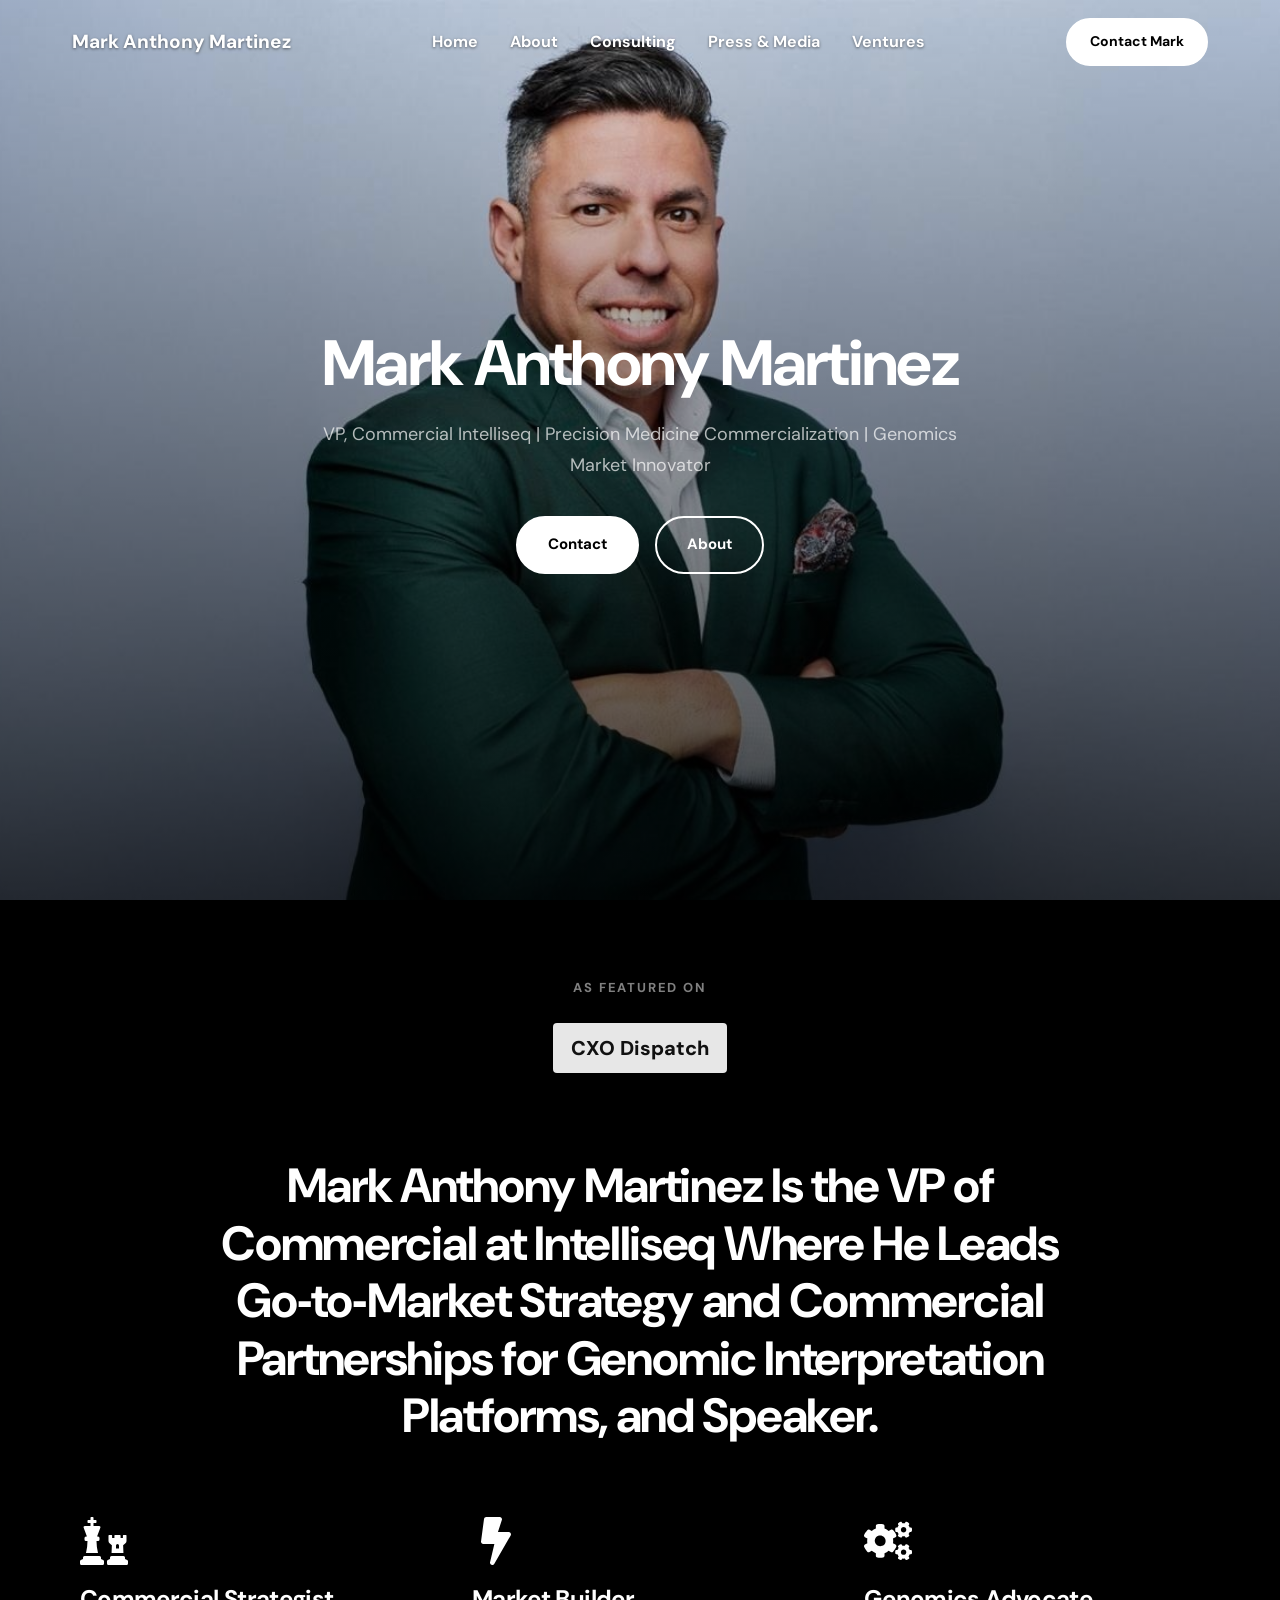
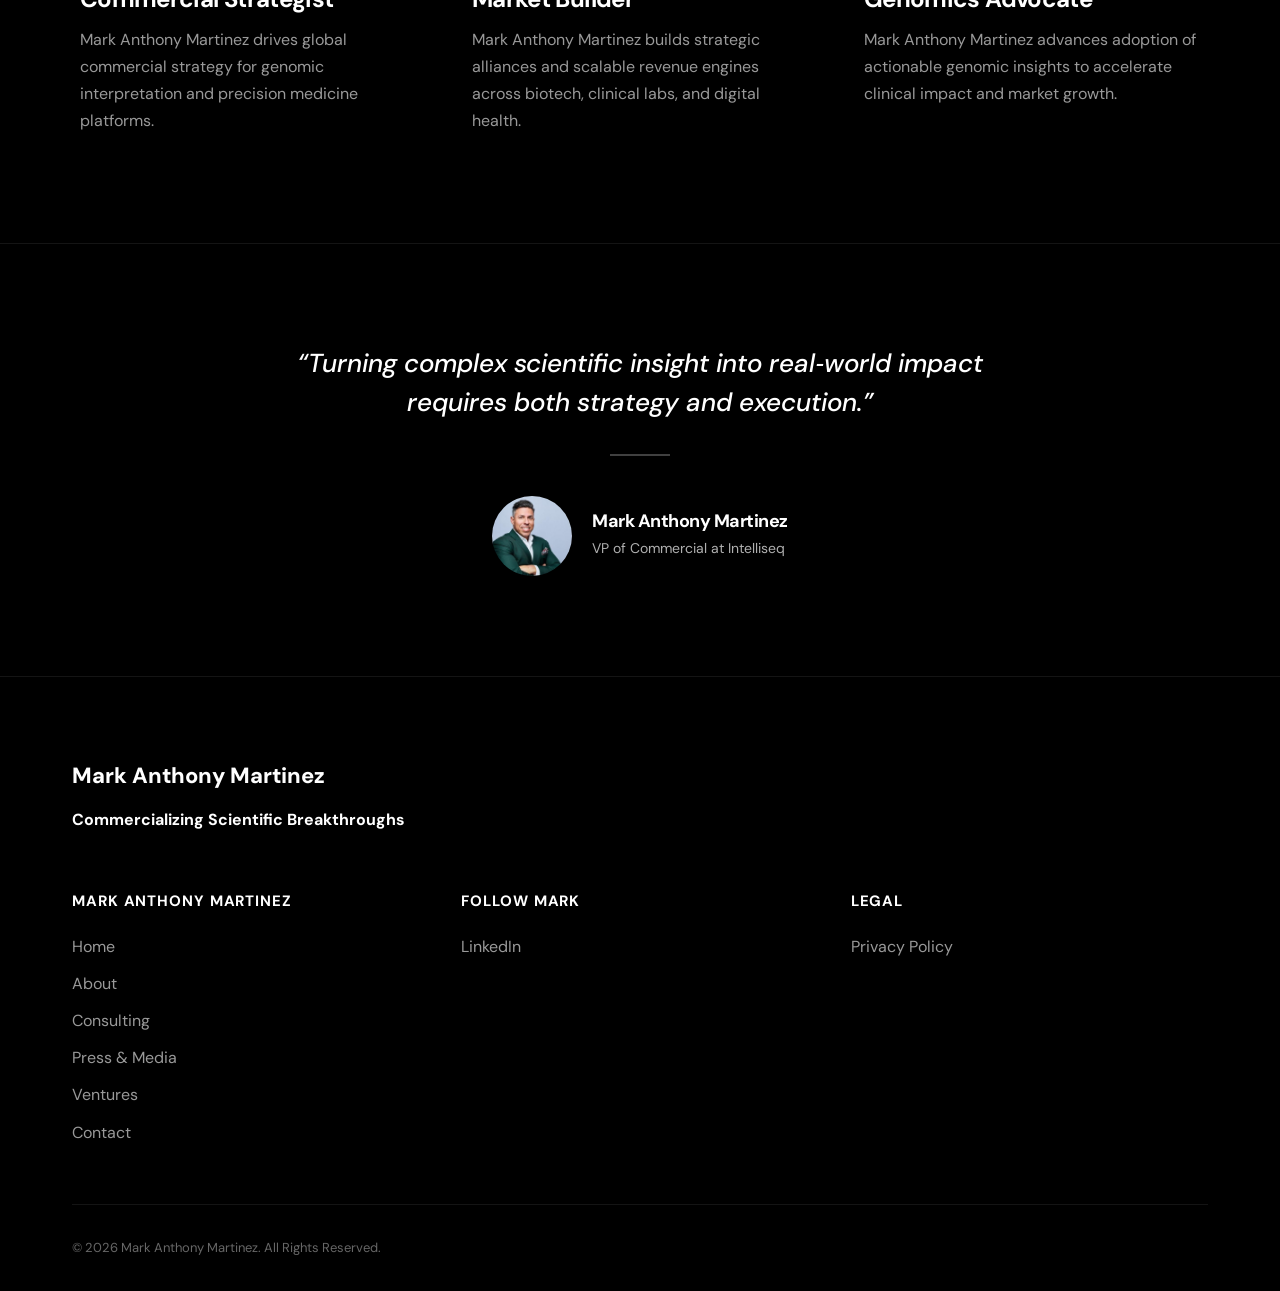
<file: index.html>
<!doctype html>
<html lang="en-US">
<head>
<meta charset="UTF-8">
<meta name="viewport" content="width=device-width, initial-scale=1">
<title>Mark Anthony Martinez | The Official Website of Mark Anthony Martinez</title>
<meta name="description" content="Mark Anthony Martinez is the VP of Commercial at Intelliseq, where he leads go-to-market strategy and commercial partnerships for genomic interpretation platforms.">
<link rel="canonical" href="https://www.markanthonymartinez.com/">
<link rel="icon" href="assets/images/favicon.png">
<link rel="stylesheet" href="assets/css/style.css">
  <meta property="og:type" content="website">
  <meta property="og:site_name" content="Mark Anthony Martinez">
  <meta property="og:title" content="Mark Anthony Martinez | The Official Website of Mark Anthony Martinez">
  <meta property="og:description" content="Mark Anthony Martinez is the VP of Commercial at Intelliseq, where he leads go-to-market strategy and commercial partnerships for genomic interpretation platforms.">
  <meta property="og:url" content="https://www.markanthonymartinez.com/">
  <meta property="og:image" content="https://www.markanthonymartinez.com/assets/images/mark-profile.jpg">
  <meta name="twitter:card" content="summary_large_image">
  <meta name="twitter:title" content="Mark Anthony Martinez | The Official Website of Mark Anthony Martinez">
  <meta name="twitter:description" content="Mark Anthony Martinez is the VP of Commercial at Intelliseq, where he leads go-to-market strategy and commercial partnerships for genomic interpretation platforms.">
  <meta name="twitter:image" content="https://www.markanthonymartinez.com/assets/images/mark-profile.jpg">
  <script type="application/ld+json">
    {"@context":"https://schema.org","@graph":[{"@type":"Person","@id":"https://www.markanthonymartinez.com/#person","name":"Mark Anthony Martinez","url":"https://www.markanthonymartinez.com/","image":"https://www.markanthonymartinez.com/assets/images/mark-profile.jpg","jobTitle":"VP, Commercial","worksFor":{"@id":"https://www.markanthonymartinez.com/#intelliseq"},"sameAs":["https://www.linkedin.com/in/mark-anthony-martinez-goat/"],"description":"VP of Commercial at Intelliseq, leading go-to-market strategy and commercial partnerships for genomic interpretation platforms. Founder of AuraGen Wellness and OnlyPinz."},{"@type":"Organization","@id":"https://www.markanthonymartinez.com/#intelliseq","name":"Intelliseq"},{"@type":"Organization","@id":"https://auragenwellness.com/#org","name":"AuraGen Wellness","url":"https://auragenwellness.com/","founder":{"@id":"https://www.markanthonymartinez.com/#person"}},{"@type":"Organization","@id":"https://www.onlypinz.com/#org","name":"OnlyPinz","url":"https://www.onlypinz.com/","founder":{"@id":"https://www.markanthonymartinez.com/#person"}}]}
  </script>
</head>
<body>

<header class="site-header">
  <div class="wrap header-inner">
    <a href="index.html" class="logo">Mark Anthony Martinez</a>
    <nav class="main-nav">
      <ul>
        <li><a href="index.html" aria-current="page">Home</a></li>
        <li><a href="about.html">About</a></li>
        <li><a href="consulting.html">Consulting</a></li>
        <li><a href="press-media.html">Press &amp; Media</a></li>
        <li><a href="ventures.html">Ventures</a></li>
      </ul>
    </nav>
    <a href="contact.html" class="btn btn-outline header-cta">Contact Mark</a>
    <button class="nav-toggle" aria-label="Toggle menu" aria-expanded="false">
      <span></span><span></span><span></span>
    </button>
  </div>
</header>

<main>

  <section class="hero">
    <div class="hero-bg" style="background-image:url('assets/images/mark-anthony-header.jpg')"></div>
    <div class="hero-overlay"></div>
    <div class="wrap hero-inner">
      <h1>Mark Anthony Martinez</h1>
      <p class="hero-tagline">VP, Commercial Intelliseq | Precision Medicine Commercialization | Genomics Market Innovator</p>
      <div class="hero-buttons">
        <a href="contact.html" class="btn btn-solid">Contact</a>
        <a href="about.html" class="btn btn-outline">About</a>
      </div>
    </div>
  </section>

  <section class="featured-on">
    <div class="wrap">
      <p class="eyebrow">As Featured On</p>
      <div class="featured-logo">
        <span class="wordmark-chip">CXO Dispatch</span>
      </div>
    </div>
  </section>

  <section class="intro">
    <div class="wrap">
      <h2>Mark Anthony Martinez Is the VP of Commercial at Intelliseq Where He Leads Go&#8209;to&#8209;Market Strategy and Commercial Partnerships for Genomic Interpretation Platforms, and Speaker.</h2>

      <div class="feature-grid">
        <div class="feature-card">
          <span class="feature-icon" aria-hidden="true">
            <svg viewBox="0 0 512 512" xmlns="http://www.w3.org/2000/svg"><path d="M74 208H64a16 16 0 0 0-16 16v16a16 16 0 0 0 16 16h15.94A535.78 535.78 0 0 1 64 384h128a535.78 535.78 0 0 1-15.94-128H192a16 16 0 0 0 16-16v-16a16 16 0 0 0-16-16h-10l33.89-90.38a16 16 0 0 0-15-21.62H144V64h24a8 8 0 0 0 8-8V40a8 8 0 0 0-8-8h-24V8a8 8 0 0 0-8-8h-16a8 8 0 0 0-8 8v24H88a8 8 0 0 0-8 8v16a8 8 0 0 0 8 8h24v32H55.09a16 16 0 0 0-15 21.62zm173.16 251.58L224 448v-16a16 16 0 0 0-16-16H48a16 16 0 0 0-16 16v16L8.85 459.58A16 16 0 0 0 0 473.89V496a16 16 0 0 0 16 16h224a16 16 0 0 0 16-16v-22.11a16 16 0 0 0-8.84-14.31zm92.77-157.78l-3.29 82.2h126.72l-3.29-82.21 24.6-20.79A32 32 0 0 0 496 256.54V198a6 6 0 0 0-6-6h-26.38a6 6 0 0 0-6 6v26h-24.71v-26a6 6 0 0 0-6-6H373.1a6 6 0 0 0-6 6v26h-24.71v-26a6 6 0 0 0-6-6H310a6 6 0 0 0-6 6v58.6a32 32 0 0 0 11.36 24.4zM384 304a16 16 0 0 1 32 0v32h-32zm119.16 155.58L480 448v-16a16 16 0 0 0-16-16H336a16 16 0 0 0-16 16v16l-23.15 11.58a16 16 0 0 0-8.85 14.31V496a16 16 0 0 0 16 16h192a16 16 0 0 0 16-16v-22.11a16 16 0 0 0-8.84-14.31z"/></svg>
          </span>
          <h3>Commercial Strategist</h3>
          <p>Mark Anthony Martinez drives global commercial strategy for genomic interpretation and precision medicine platforms.</p>
        </div>

        <div class="feature-card">
          <span class="feature-icon" aria-hidden="true">
            <svg viewBox="0 0 320 512" xmlns="http://www.w3.org/2000/svg"><path d="M296 160H180.6l42.6-129.8C227.2 15 215.7 0 200 0H56C44 0 33.8 8.9 32.2 20.8l-32 240C-1.7 275.2 9.5 288 24 288h118.7L96.6 482.5c-3.6 15.2 8 29.5 23.3 29.5 8.4 0 16.4-4.4 20.8-12l176-304c9.3-15.9-2.2-36-20.7-36z"/></svg>
          </span>
          <h3>Market Builder</h3>
          <p>Mark Anthony Martinez builds strategic alliances and scalable revenue engines across biotech, clinical labs, and digital health.</p>
        </div>

        <div class="feature-card">
          <span class="feature-icon" aria-hidden="true">
            <svg viewBox="0 0 640 512" xmlns="http://www.w3.org/2000/svg"><path d="M512.1 191l-8.2 14.3c-3 5.3-9.4 7.5-15.1 5.4-11.8-4.4-22.6-10.7-32.1-18.6-4.6-3.8-5.8-10.5-2.8-15.7l8.2-14.3c-6.9-8-12.3-17.3-15.9-27.4h-16.5c-6 0-11.2-4.3-12.2-10.3-2-12-2.1-24.6 0-37.1 1-6 6.2-10.4 12.2-10.4h16.5c3.6-10.1 9-19.4 15.9-27.4l-8.2-14.3c-3-5.2-1.9-11.9 2.8-15.7 9.5-7.9 20.4-14.2 32.1-18.6 5.7-2.1 12.1.1 15.1 5.4l8.2 14.3c10.5-1.9 21.2-1.9 31.7 0L552 6.3c3-5.3 9.4-7.5 15.1-5.4 11.8 4.4 22.6 10.7 32.1 18.6 4.6 3.8 5.8 10.5 2.8 15.7l-8.2 14.3c6.9 8 12.3 17.3 15.9 27.4h16.5c6 0 11.2 4.3 12.2 10.3 2 12 2.1 24.6 0 37.1-1 6-6.2 10.4-12.2 10.4h-16.5c-3.6 10.1-9 19.4-15.9 27.4l8.2 14.3c3 5.2 1.9 11.9-2.8 15.7-9.5 7.9-20.4 14.2-32.1 18.6-5.7 2.1-12.1-.1-15.1-5.4l-8.2-14.3c-10.4 1.9-21.2 1.9-31.7 0zm-10.5-58.8c38.5 29.6 82.4-14.3 52.8-52.8-38.5-29.7-82.4 14.3-52.8 52.8zM386.3 286.1l33.7 16.8c10.1 5.8 14.5 18.1 10.5 29.1-8.9 24.2-26.4 46.4-42.6 65.8-7.4 8.9-20.2 11.1-30.3 5.3l-29.1-16.8c-16 13.7-34.6 24.6-54.9 31.7v33.6c0 11.6-8.3 21.6-19.7 23.6-24.6 4.2-50.4 4.4-75.9 0-11.5-2-20-11.9-20-23.6V418c-20.3-7.2-38.9-18-54.9-31.7L74 403c-10 5.8-22.9 3.6-30.3-5.3-16.2-19.4-33.3-41.6-42.2-65.7-4-10.9.4-23.2 10.5-29.1l33.3-16.8c-3.9-20.9-3.9-42.4 0-63.4L12 205.8c-10.1-5.8-14.6-18.1-10.5-29 8.9-24.2 26-46.4 42.2-65.8 7.4-8.9 20.2-11.1 30.3-5.3l29.1 16.8c16-13.7 34.6-24.6 54.9-31.7V57.1c0-11.5 8.2-21.5 19.6-23.5 24.6-4.2 50.5-4.4 76-.1 11.5 2 20 11.9 20 23.6v33.6c20.3 7.2 38.9 18 54.9 31.7l29.1-16.8c10-5.8 22.9-3.6 30.3 5.3 16.2 19.4 33.2 41.6 42.1 65.8 4 10.9.1 23.2-10 29.1l-33.7 16.8c3.9 21 3.9 42.5 0 63.5zm-117.6 21.1c59.2-77-28.7-164.9-105.7-105.7-59.2 77 28.7 164.9 105.7 105.7zm243.4 182.7l-8.2 14.3c-3 5.3-9.4 7.5-15.1 5.4-11.8-4.4-22.6-10.7-32.1-18.6-4.6-3.8-5.8-10.5-2.8-15.7l8.2-14.3c-6.9-8-12.3-17.3-15.9-27.4h-16.5c-6 0-11.2-4.3-12.2-10.3-2-12-2.1-24.6 0-37.1 1-6 6.2-10.4 12.2-10.4h16.5c3.6-10.1 9-19.4 15.9-27.4l-8.2-14.3c-3-5.2-1.9-11.9 2.8-15.7 9.5-7.9 20.4-14.2 32.1-18.6 5.7-2.1 12.1.1 15.1 5.4l8.2 14.3c10.5-1.9 21.2-1.9 31.7 0l8.2-14.3c3-5.3 9.4-7.5 15.1-5.4 11.8 4.4 22.6 10.7 32.1 18.6 4.6 3.8 5.8 10.5 2.8 15.7l-8.2 14.3c6.9 8 12.3 17.3 15.9 27.4h16.5c6 0 11.2 4.3 12.2 10.3 2 12 2.1 24.6 0 37.1-1 6-6.2 10.4-12.2 10.4h-16.5c-3.6 10.1-9 19.4-15.9 27.4l8.2 14.3c3 5.2 1.9 11.9-2.8 15.7-9.5 7.9-20.4 14.2-32.1 18.6-5.7 2.1-12.1-.1-15.1-5.4l-8.2-14.3c-10.4 1.9-21.2 1.9-31.7 0zM501.6 431c38.5 29.6 82.4-14.3 52.8-52.8-38.5-29.6-82.4 14.3-52.8 52.8z"/></svg>
          </span>
          <h3>Genomics Advocate</h3>
          <p>Mark Anthony Martinez advances adoption of actionable genomic insights to accelerate clinical impact and market growth.</p>
        </div>
      </div>
    </div>
  </section>

  <section class="quote-section">
    <div class="wrap">
      <p class="quote">&#8220;Turning complex scientific insight into real&#8209;world impact requires both strategy and execution.&#8221;</p>
      <hr class="divider">
      <div class="quote-person">
        <img src="assets/images/mark-profile.jpg" alt="Mark Anthony Martinez" width="120" height="120" loading="lazy">
        <div>
          <h3>Mark Anthony Martinez</h3>
          <p>VP of Commercial at Intelliseq</p>
        </div>
      </div>
    </div>
  </section>

</main>

<footer class="site-footer">
  <div class="wrap">
    <div class="footer-top">
      <span class="logo footer-logo">Mark Anthony Martinez</span>
      <p class="footer-tagline"><strong>Commercializing Scientific Breakthroughs</strong></p>
    </div>

    <div class="footer-columns">
      <div class="footer-col">
        <h5>Mark Anthony Martinez</h5>
        <ul>
          <li><a href="index.html">Home</a></li>
          <li><a href="about.html">About</a></li>
          <li><a href="consulting.html">Consulting</a></li>
          <li><a href="press-media.html">Press &amp; Media</a></li>
          <li><a href="ventures.html">Ventures</a></li>
          <li><a href="contact.html">Contact</a></li>
        </ul>
      </div>
      <div class="footer-col">
        <h5>Follow Mark</h5>
        <ul>
          <li><a href="https://www.linkedin.com/in/mark-anthony-martinez-goat/" target="_blank" rel="me nofollow noopener">LinkedIn</a></li>
        </ul>
      </div>
      <div class="footer-col">
        <h5>Legal</h5>
        <ul>
          <li><a href="privacy-policy.html">Privacy Policy</a></li>
        </ul>
      </div>
    </div>

    <p class="copyright">&copy; 2026 Mark Anthony Martinez. All Rights Reserved.</p>
  </div>
</footer>

<script>
  const toggle = document.querySelector('.nav-toggle');
  const nav = document.querySelector('.main-nav');
  toggle.addEventListener('click', () => {
    const open = document.body.classList.toggle('nav-open');
    toggle.setAttribute('aria-expanded', open);
  });

  const header = document.querySelector('.site-header');
  const onScroll = () => {
    header.classList.toggle('scrolled', window.scrollY > 60);
  };
  window.addEventListener('scroll', onScroll, { passive: true });
  onScroll();
</script>
</body>
</html>
</file>
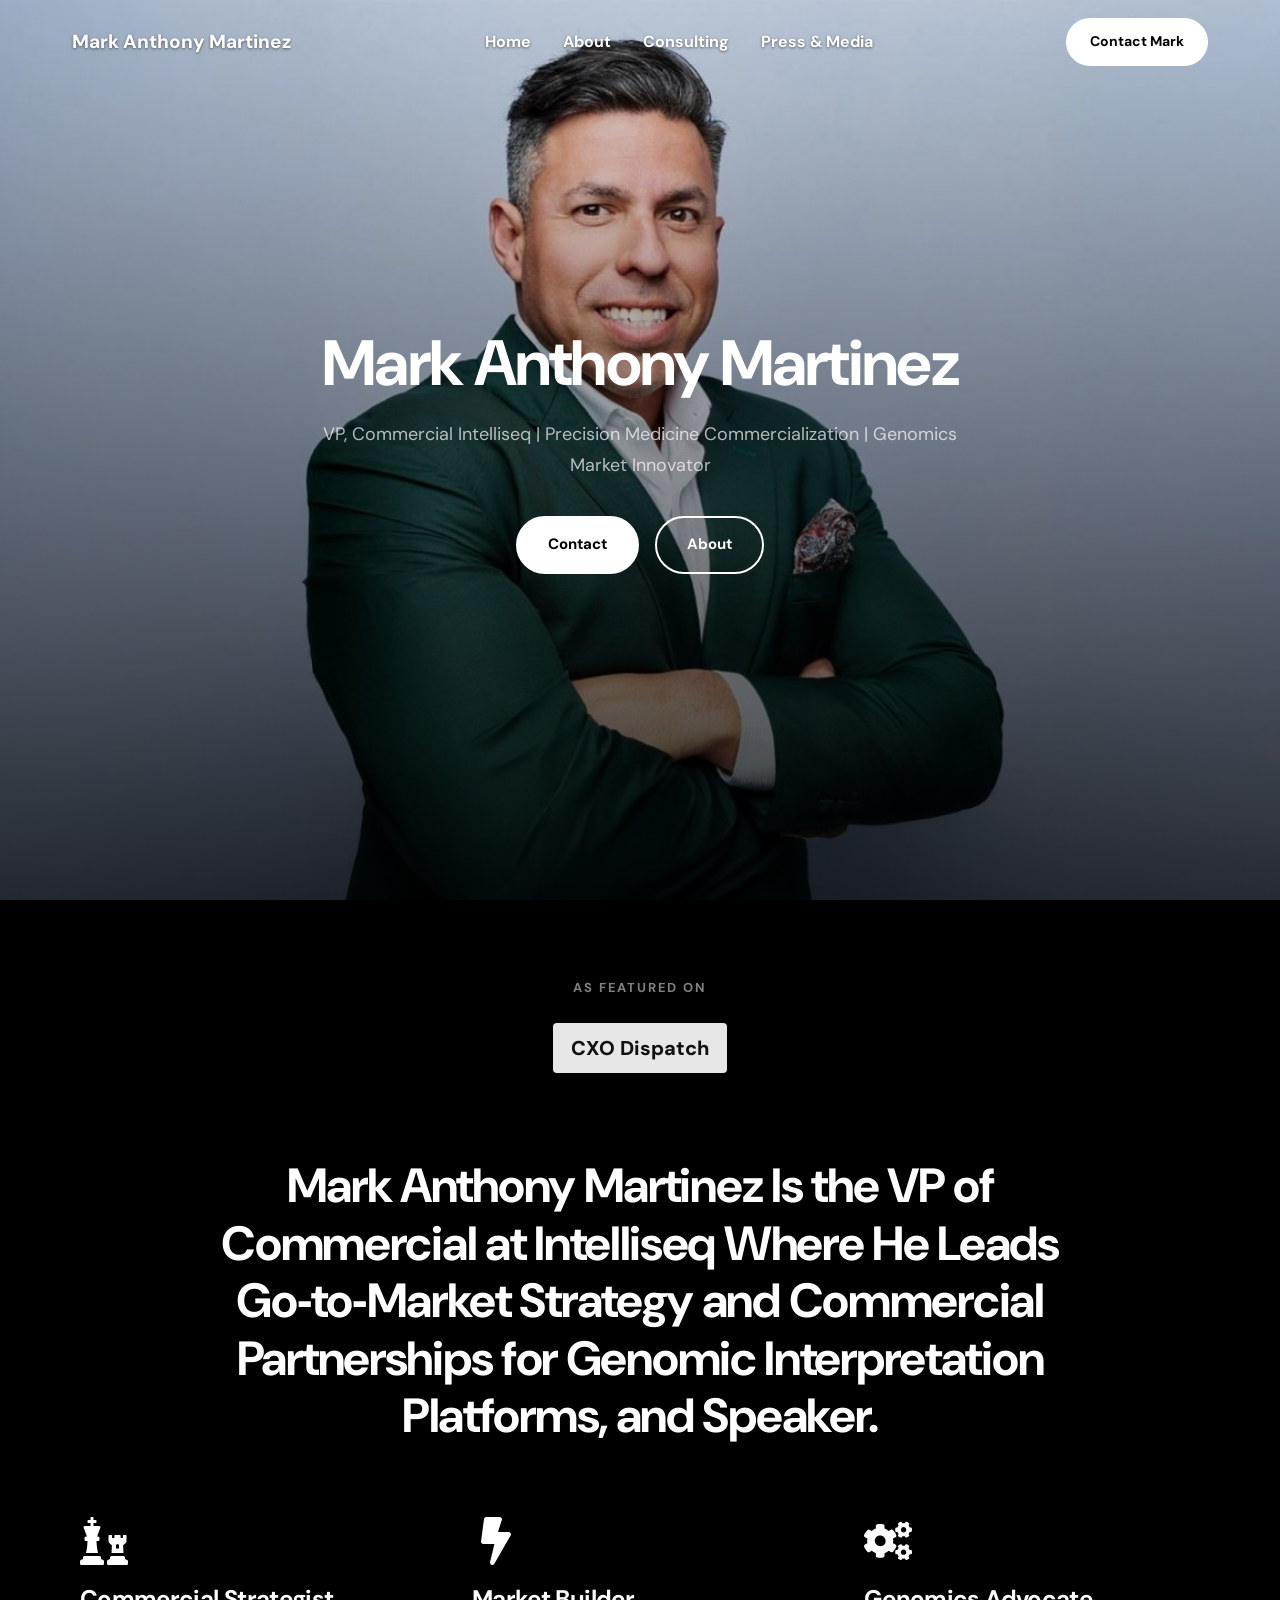
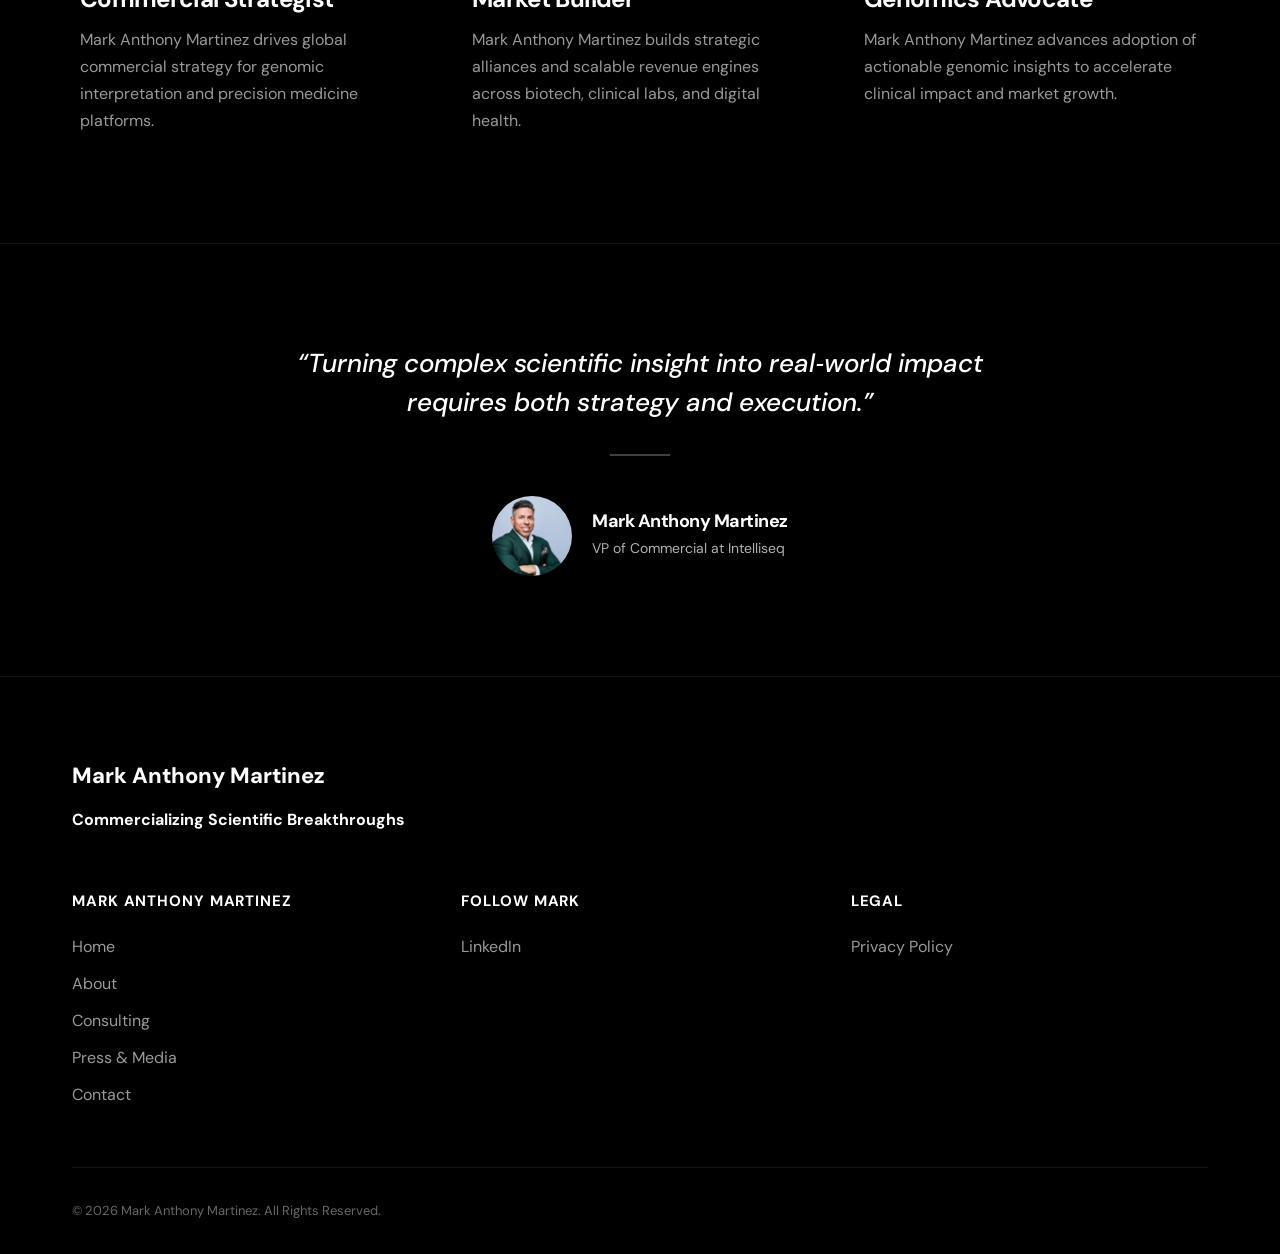
<file: mark-site/index.html>
<!doctype html>
<html lang="en-US">
<head>
<meta charset="UTF-8">
<meta name="viewport" content="width=device-width, initial-scale=1">
<title>Mark Anthony Martinez | The Official Website of Mark Anthony Martinez</title>
<meta name="description" content="Mark Anthony Martinez is the VP of Commercial at Intelliseq, where he leads go-to-market strategy and commercial partnerships for genomic interpretation platforms.">
<link rel="canonical" href="https://www.markanthonymartinez.com/">
<link rel="icon" href="assets/images/favicon.png">
<link rel="stylesheet" href="assets/css/style.css">
</head>
<body>

<header class="site-header">
  <div class="wrap header-inner">
    <a href="index.html" class="logo">Mark Anthony Martinez</a>
    <nav class="main-nav">
      <ul>
        <li><a href="index.html" aria-current="page">Home</a></li>
        <li><a href="about.html">About</a></li>
        <li><a href="consulting.html">Consulting</a></li>
        <li><a href="press-media.html">Press &amp; Media</a></li>
      </ul>
    </nav>
    <a href="contact.html" class="btn btn-outline header-cta">Contact Mark</a>
    <button class="nav-toggle" aria-label="Toggle menu" aria-expanded="false">
      <span></span><span></span><span></span>
    </button>
  </div>
</header>

<main>

  <section class="hero">
    <div class="hero-bg" style="background-image:url('assets/images/mark-anthony-header.jpg')"></div>
    <div class="hero-overlay"></div>
    <div class="wrap hero-inner">
      <h1>Mark Anthony Martinez</h1>
      <p class="hero-tagline">VP, Commercial Intelliseq | Precision Medicine Commercialization | Genomics Market Innovator</p>
      <div class="hero-buttons">
        <a href="contact.html" class="btn btn-solid">Contact</a>
        <a href="about.html" class="btn btn-outline">About</a>
      </div>
    </div>
  </section>

  <section class="featured-on">
    <div class="wrap">
      <p class="eyebrow">As Featured On</p>
      <div class="featured-logo">
        <span class="wordmark-chip">CXO Dispatch</span>
      </div>
    </div>
  </section>

  <section class="intro">
    <div class="wrap">
      <h2>Mark Anthony Martinez Is the VP of Commercial at Intelliseq Where He Leads Go&#8209;to&#8209;Market Strategy and Commercial Partnerships for Genomic Interpretation Platforms, and Speaker.</h2>

      <div class="feature-grid">
        <div class="feature-card">
          <span class="feature-icon" aria-hidden="true">
            <svg viewBox="0 0 512 512" xmlns="http://www.w3.org/2000/svg"><path d="M74 208H64a16 16 0 0 0-16 16v16a16 16 0 0 0 16 16h15.94A535.78 535.78 0 0 1 64 384h128a535.78 535.78 0 0 1-15.94-128H192a16 16 0 0 0 16-16v-16a16 16 0 0 0-16-16h-10l33.89-90.38a16 16 0 0 0-15-21.62H144V64h24a8 8 0 0 0 8-8V40a8 8 0 0 0-8-8h-24V8a8 8 0 0 0-8-8h-16a8 8 0 0 0-8 8v24H88a8 8 0 0 0-8 8v16a8 8 0 0 0 8 8h24v32H55.09a16 16 0 0 0-15 21.62zm173.16 251.58L224 448v-16a16 16 0 0 0-16-16H48a16 16 0 0 0-16 16v16L8.85 459.58A16 16 0 0 0 0 473.89V496a16 16 0 0 0 16 16h224a16 16 0 0 0 16-16v-22.11a16 16 0 0 0-8.84-14.31zm92.77-157.78l-3.29 82.2h126.72l-3.29-82.21 24.6-20.79A32 32 0 0 0 496 256.54V198a6 6 0 0 0-6-6h-26.38a6 6 0 0 0-6 6v26h-24.71v-26a6 6 0 0 0-6-6H373.1a6 6 0 0 0-6 6v26h-24.71v-26a6 6 0 0 0-6-6H310a6 6 0 0 0-6 6v58.6a32 32 0 0 0 11.36 24.4zM384 304a16 16 0 0 1 32 0v32h-32zm119.16 155.58L480 448v-16a16 16 0 0 0-16-16H336a16 16 0 0 0-16 16v16l-23.15 11.58a16 16 0 0 0-8.85 14.31V496a16 16 0 0 0 16 16h192a16 16 0 0 0 16-16v-22.11a16 16 0 0 0-8.84-14.31z"/></svg>
          </span>
          <h3>Commercial Strategist</h3>
          <p>Mark Anthony Martinez drives global commercial strategy for genomic interpretation and precision medicine platforms.</p>
        </div>

        <div class="feature-card">
          <span class="feature-icon" aria-hidden="true">
            <svg viewBox="0 0 320 512" xmlns="http://www.w3.org/2000/svg"><path d="M296 160H180.6l42.6-129.8C227.2 15 215.7 0 200 0H56C44 0 33.8 8.9 32.2 20.8l-32 240C-1.7 275.2 9.5 288 24 288h118.7L96.6 482.5c-3.6 15.2 8 29.5 23.3 29.5 8.4 0 16.4-4.4 20.8-12l176-304c9.3-15.9-2.2-36-20.7-36z"/></svg>
          </span>
          <h3>Market Builder</h3>
          <p>Mark Anthony Martinez builds strategic alliances and scalable revenue engines across biotech, clinical labs, and digital health.</p>
        </div>

        <div class="feature-card">
          <span class="feature-icon" aria-hidden="true">
            <svg viewBox="0 0 640 512" xmlns="http://www.w3.org/2000/svg"><path d="M512.1 191l-8.2 14.3c-3 5.3-9.4 7.5-15.1 5.4-11.8-4.4-22.6-10.7-32.1-18.6-4.6-3.8-5.8-10.5-2.8-15.7l8.2-14.3c-6.9-8-12.3-17.3-15.9-27.4h-16.5c-6 0-11.2-4.3-12.2-10.3-2-12-2.1-24.6 0-37.1 1-6 6.2-10.4 12.2-10.4h16.5c3.6-10.1 9-19.4 15.9-27.4l-8.2-14.3c-3-5.2-1.9-11.9 2.8-15.7 9.5-7.9 20.4-14.2 32.1-18.6 5.7-2.1 12.1.1 15.1 5.4l8.2 14.3c10.5-1.9 21.2-1.9 31.7 0L552 6.3c3-5.3 9.4-7.5 15.1-5.4 11.8 4.4 22.6 10.7 32.1 18.6 4.6 3.8 5.8 10.5 2.8 15.7l-8.2 14.3c6.9 8 12.3 17.3 15.9 27.4h16.5c6 0 11.2 4.3 12.2 10.3 2 12 2.1 24.6 0 37.1-1 6-6.2 10.4-12.2 10.4h-16.5c-3.6 10.1-9 19.4-15.9 27.4l8.2 14.3c3 5.2 1.9 11.9-2.8 15.7-9.5 7.9-20.4 14.2-32.1 18.6-5.7 2.1-12.1-.1-15.1-5.4l-8.2-14.3c-10.4 1.9-21.2 1.9-31.7 0zm-10.5-58.8c38.5 29.6 82.4-14.3 52.8-52.8-38.5-29.7-82.4 14.3-52.8 52.8zM386.3 286.1l33.7 16.8c10.1 5.8 14.5 18.1 10.5 29.1-8.9 24.2-26.4 46.4-42.6 65.8-7.4 8.9-20.2 11.1-30.3 5.3l-29.1-16.8c-16 13.7-34.6 24.6-54.9 31.7v33.6c0 11.6-8.3 21.6-19.7 23.6-24.6 4.2-50.4 4.4-75.9 0-11.5-2-20-11.9-20-23.6V418c-20.3-7.2-38.9-18-54.9-31.7L74 403c-10 5.8-22.9 3.6-30.3-5.3-16.2-19.4-33.3-41.6-42.2-65.7-4-10.9.4-23.2 10.5-29.1l33.3-16.8c-3.9-20.9-3.9-42.4 0-63.4L12 205.8c-10.1-5.8-14.6-18.1-10.5-29 8.9-24.2 26-46.4 42.2-65.8 7.4-8.9 20.2-11.1 30.3-5.3l29.1 16.8c16-13.7 34.6-24.6 54.9-31.7V57.1c0-11.5 8.2-21.5 19.6-23.5 24.6-4.2 50.5-4.4 76-.1 11.5 2 20 11.9 20 23.6v33.6c20.3 7.2 38.9 18 54.9 31.7l29.1-16.8c10-5.8 22.9-3.6 30.3 5.3 16.2 19.4 33.2 41.6 42.1 65.8 4 10.9.1 23.2-10 29.1l-33.7 16.8c3.9 21 3.9 42.5 0 63.5zm-117.6 21.1c59.2-77-28.7-164.9-105.7-105.7-59.2 77 28.7 164.9 105.7 105.7zm243.4 182.7l-8.2 14.3c-3 5.3-9.4 7.5-15.1 5.4-11.8-4.4-22.6-10.7-32.1-18.6-4.6-3.8-5.8-10.5-2.8-15.7l8.2-14.3c-6.9-8-12.3-17.3-15.9-27.4h-16.5c-6 0-11.2-4.3-12.2-10.3-2-12-2.1-24.6 0-37.1 1-6 6.2-10.4 12.2-10.4h16.5c3.6-10.1 9-19.4 15.9-27.4l-8.2-14.3c-3-5.2-1.9-11.9 2.8-15.7 9.5-7.9 20.4-14.2 32.1-18.6 5.7-2.1 12.1.1 15.1 5.4l8.2 14.3c10.5-1.9 21.2-1.9 31.7 0l8.2-14.3c3-5.3 9.4-7.5 15.1-5.4 11.8 4.4 22.6 10.7 32.1 18.6 4.6 3.8 5.8 10.5 2.8 15.7l-8.2 14.3c6.9 8 12.3 17.3 15.9 27.4h16.5c6 0 11.2 4.3 12.2 10.3 2 12 2.1 24.6 0 37.1-1 6-6.2 10.4-12.2 10.4h-16.5c-3.6 10.1-9 19.4-15.9 27.4l8.2 14.3c3 5.2 1.9 11.9-2.8 15.7-9.5 7.9-20.4 14.2-32.1 18.6-5.7 2.1-12.1-.1-15.1-5.4l-8.2-14.3c-10.4 1.9-21.2 1.9-31.7 0zM501.6 431c38.5 29.6 82.4-14.3 52.8-52.8-38.5-29.6-82.4 14.3-52.8 52.8z"/></svg>
          </span>
          <h3>Genomics Advocate</h3>
          <p>Mark Anthony Martinez advances adoption of actionable genomic insights to accelerate clinical impact and market growth.</p>
        </div>
      </div>
    </div>
  </section>

  <section class="quote-section">
    <div class="wrap">
      <p class="quote">&#8220;Turning complex scientific insight into real&#8209;world impact requires both strategy and execution.&#8221;</p>
      <hr class="divider">
      <div class="quote-person">
        <img src="assets/images/mark-profile.jpg" alt="Mark Anthony Martinez" width="120" height="120" loading="lazy">
        <div>
          <h3>Mark Anthony Martinez</h3>
          <p>VP of Commercial at Intelliseq</p>
        </div>
      </div>
    </div>
  </section>

</main>

<footer class="site-footer">
  <div class="wrap">
    <div class="footer-top">
      <span class="logo footer-logo">Mark Anthony Martinez</span>
      <p class="footer-tagline"><strong>Commercializing Scientific Breakthroughs</strong></p>
    </div>

    <div class="footer-columns">
      <div class="footer-col">
        <h5>Mark Anthony Martinez</h5>
        <ul>
          <li><a href="index.html">Home</a></li>
          <li><a href="about.html">About</a></li>
          <li><a href="consulting.html">Consulting</a></li>
          <li><a href="press-media.html">Press &amp; Media</a></li>
          <li><a href="contact.html">Contact</a></li>
        </ul>
      </div>
      <div class="footer-col">
        <h5>Follow Mark</h5>
        <ul>
          <li><a href="https://www.linkedin.com/in/mark-anthony-martinez-goat/" target="_blank" rel="nofollow noopener">LinkedIn</a></li>
        </ul>
      </div>
      <div class="footer-col">
        <h5>Legal</h5>
        <ul>
          <li><a href="privacy-policy.html">Privacy Policy</a></li>
        </ul>
      </div>
    </div>

    <p class="copyright">&copy; 2026 Mark Anthony Martinez. All Rights Reserved.</p>
  </div>
</footer>

<script>
  const toggle = document.querySelector('.nav-toggle');
  const nav = document.querySelector('.main-nav');
  toggle.addEventListener('click', () => {
    const open = document.body.classList.toggle('nav-open');
    toggle.setAttribute('aria-expanded', open);
  });

  const header = document.querySelector('.site-header');
  const onScroll = () => {
    header.classList.toggle('scrolled', window.scrollY > 60);
  };
  window.addEventListener('scroll', onScroll, { passive: true });
  onScroll();
</script>
</body>
</html>
</file>
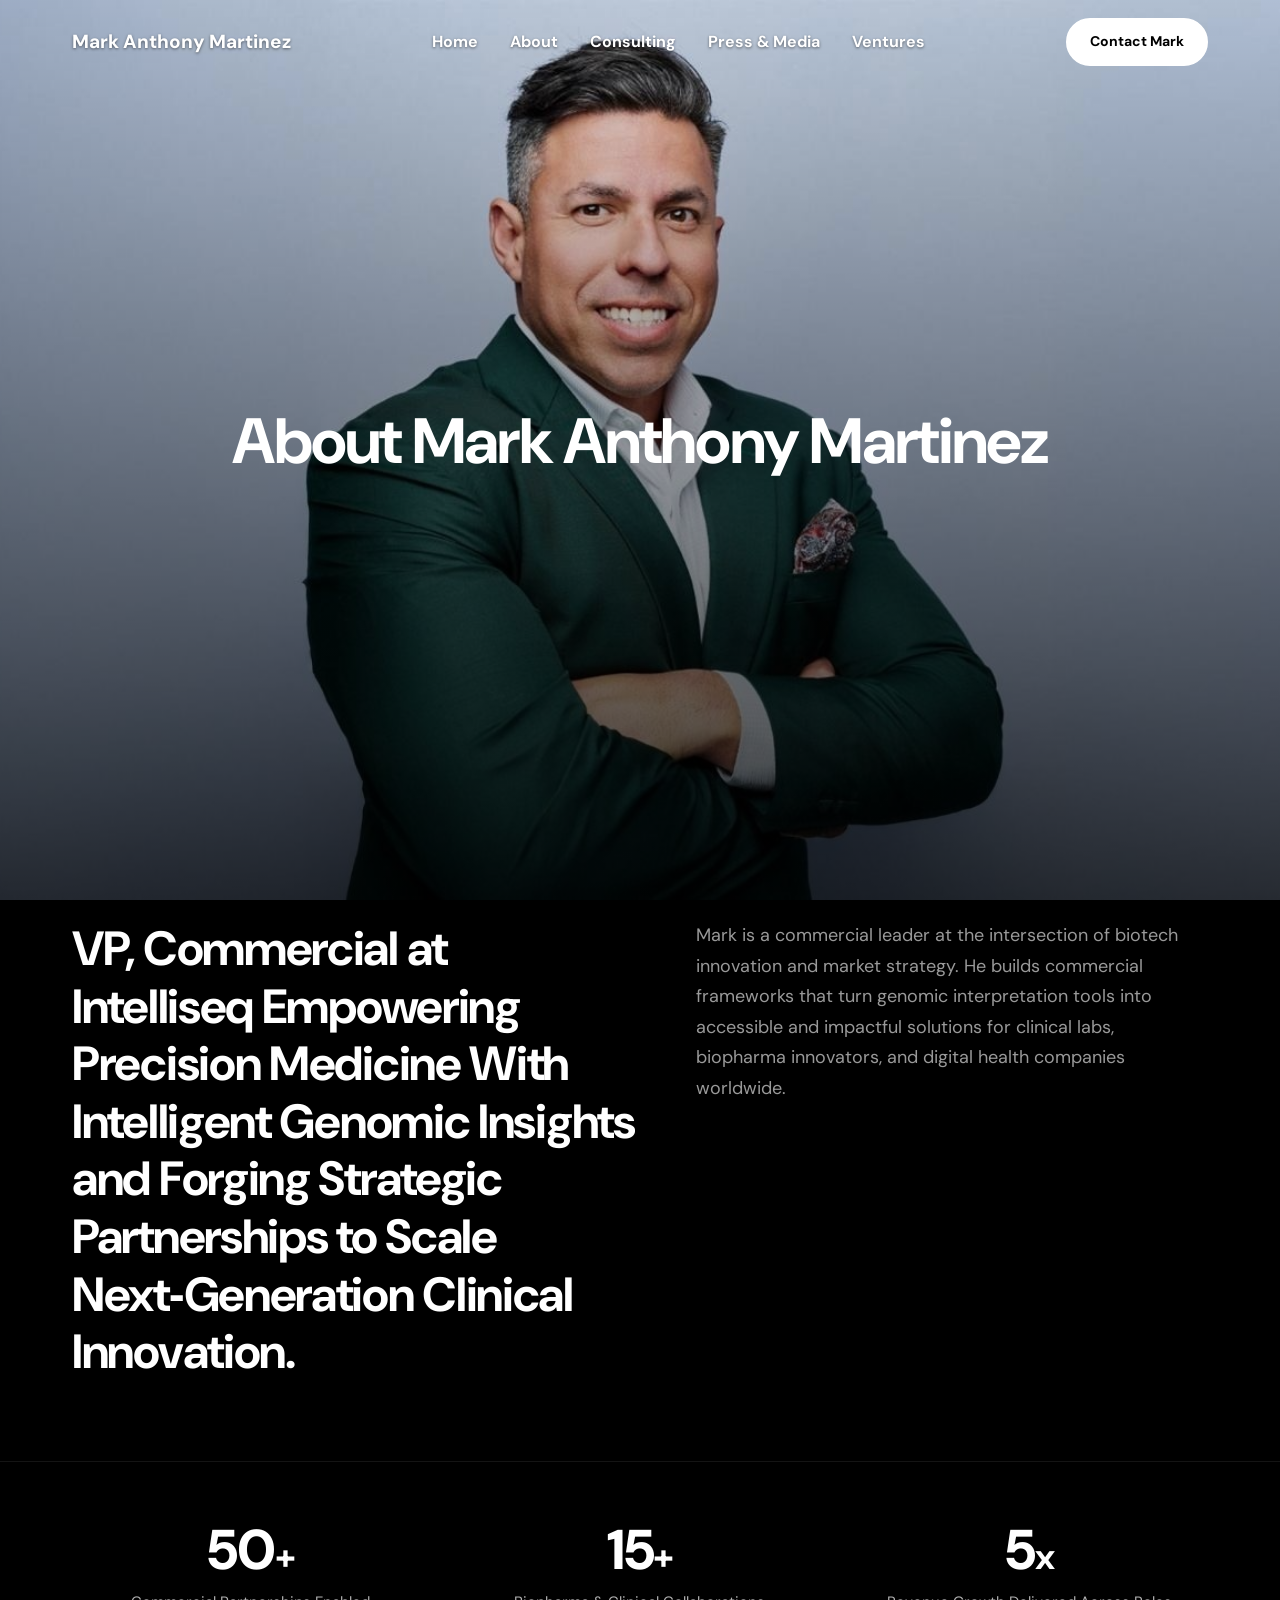
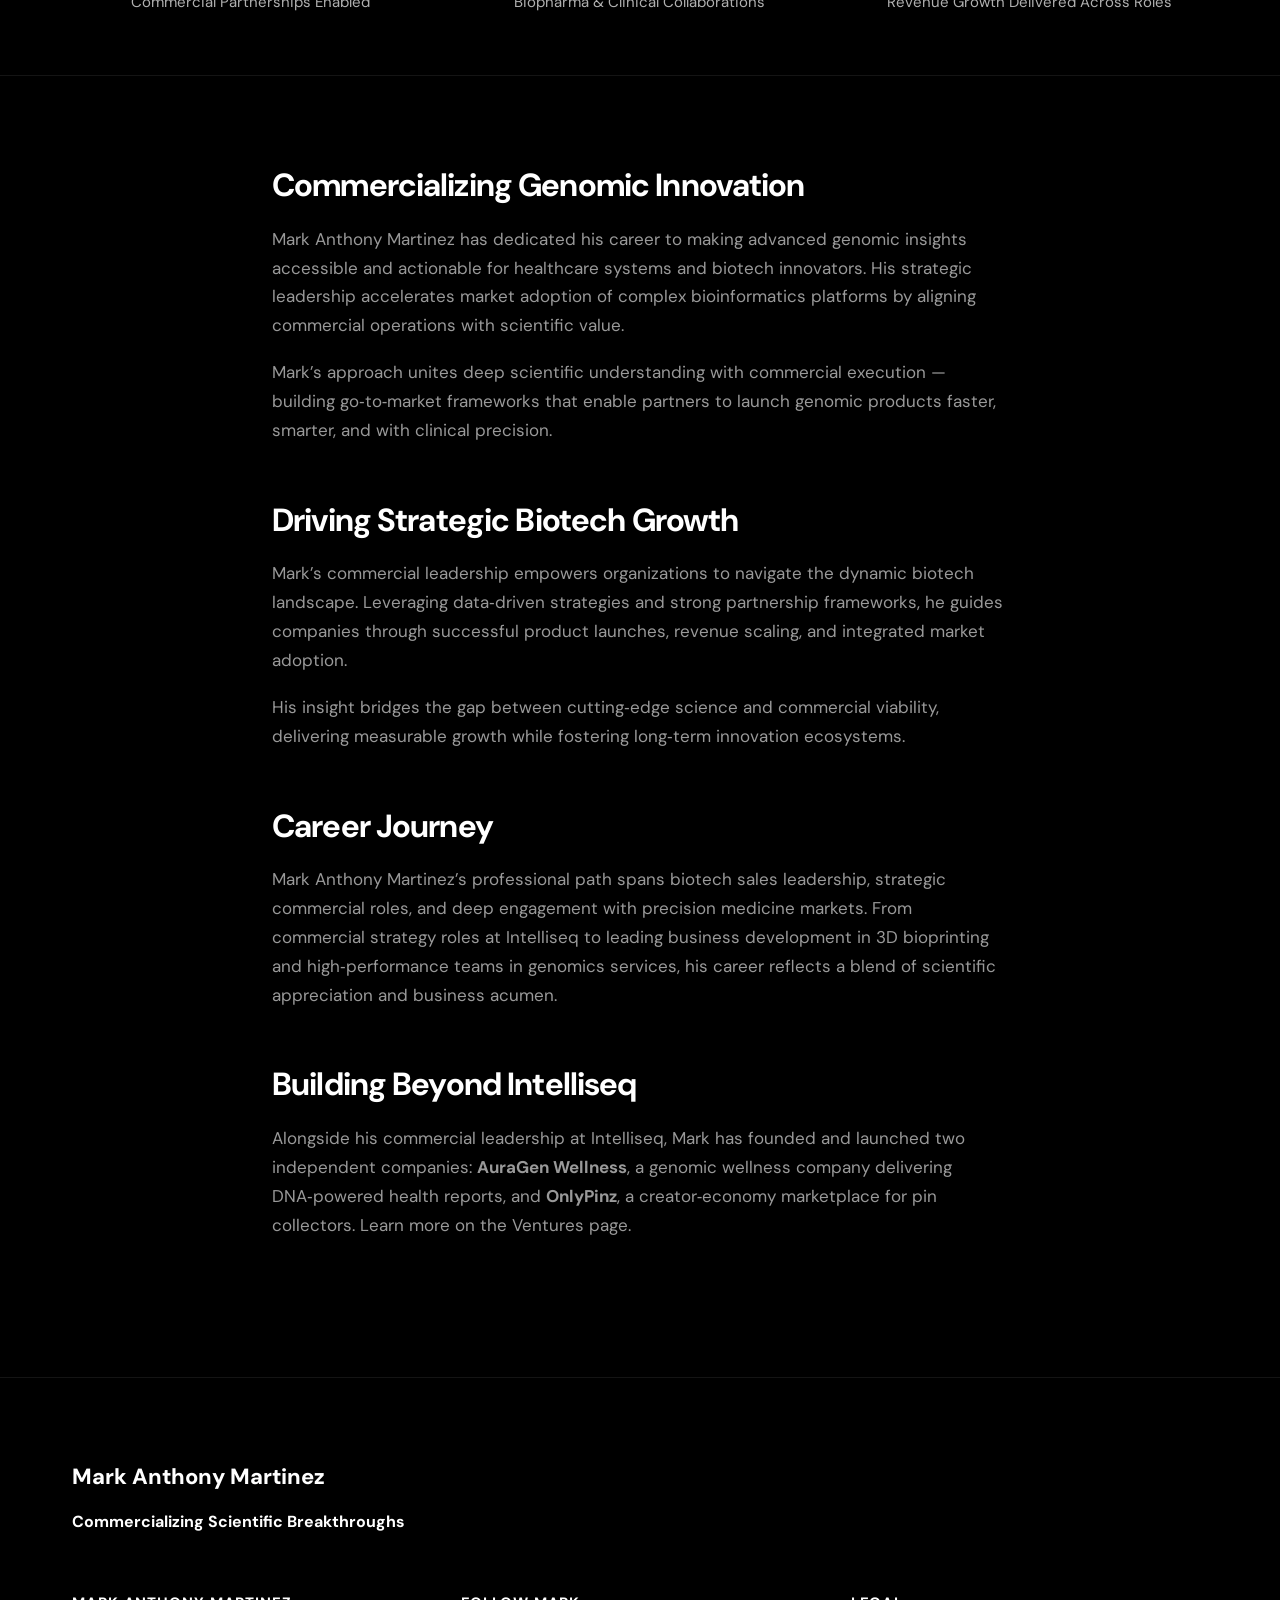
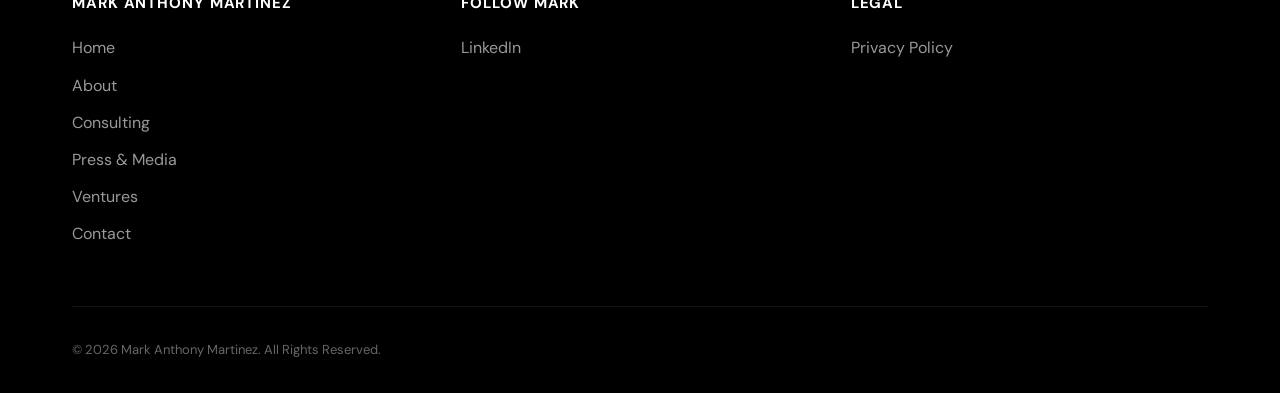
<file: about.html>
<!doctype html>
<html lang="en-US">
<head>
<meta charset="UTF-8">
<meta name="viewport" content="width=device-width, initial-scale=1">
<title>About - Mark Anthony Martinez</title>
<meta name="description" content="VP, Commercial at Intelliseq empowering precision medicine with intelligent genomic insights and forging strategic partnerships to scale next-generation clinical innovation.">
<link rel="icon" href="assets/images/favicon.png">
<link rel="stylesheet" href="assets/css/style.css">
</head>
<body>

<header class="site-header">
  <div class="wrap header-inner">
    <a href="index.html" class="logo">Mark Anthony Martinez</a>
    <nav class="main-nav">
      <ul>
        <li><a href="index.html">Home</a></li>
        <li><a href="about.html" aria-current="page">About</a></li>
        <li><a href="consulting.html">Consulting</a></li>
        <li><a href="press-media.html">Press &amp; Media</a></li>
        <li><a href="ventures.html">Ventures</a></li>
      </ul>
    </nav>
    <a href="contact.html" class="btn btn-outline header-cta">Contact Mark</a>
    <button class="nav-toggle" aria-label="Toggle menu" aria-expanded="false">
      <span></span><span></span><span></span>
    </button>
  </div>
</header>

<main>

  <section class="hero subpage-hero">
    <div class="hero-bg" style="background-image:url('assets/images/mark-anthony-header.jpg')"></div>
    <div class="hero-overlay"></div>
    <div class="wrap hero-inner">
      <h1>About Mark Anthony Martinez</h1>
    </div>
  </section>

  <section class="about-lead">
    <div class="wrap about-lead-grid">
      <h2>VP, Commercial at Intelliseq Empowering Precision Medicine With Intelligent Genomic Insights and Forging Strategic Partnerships to Scale Next&#8209;Generation Clinical Innovation.</h2>
      <p>Mark is a commercial leader at the intersection of biotech innovation and market strategy. He builds commercial frameworks that turn genomic interpretation tools into accessible and impactful solutions for clinical labs, biopharma innovators, and digital health companies worldwide.</p>
    </div>
  </section>

  <section class="stats">
    <div class="wrap stats-grid">
      <div class="stat">
        <div class="stat-number">50<span>+</span></div>
        <div class="stat-label">Commercial Partnerships Enabled</div>
      </div>
      <div class="stat">
        <div class="stat-number">15<span>+</span></div>
        <div class="stat-label">Biopharma &amp; Clinical Collaborations</div>
      </div>
      <div class="stat">
        <div class="stat-number">5<span>x</span></div>
        <div class="stat-label">Revenue Growth Delivered Across Roles</div>
      </div>
    </div>
  </section>

  <section class="about-body">
    <div class="wrap">
      <h2>Commercializing Genomic Innovation</h2>
      <p>Mark Anthony Martinez has dedicated his career to making advanced genomic insights accessible and actionable for healthcare systems and biotech innovators. His strategic leadership accelerates market adoption of complex bioinformatics platforms by aligning commercial operations with scientific value.</p>
      <p>Mark&rsquo;s approach unites deep scientific understanding with commercial execution &mdash; building go&#8209;to&#8209;market frameworks that enable partners to launch genomic products faster, smarter, and with clinical precision.</p>

      <h2>Driving Strategic Biotech Growth</h2>
      <p>Mark&rsquo;s commercial leadership empowers organizations to navigate the dynamic biotech landscape. Leveraging data&#8209;driven strategies and strong partnership frameworks, he guides companies through successful product launches, revenue scaling, and integrated market adoption.</p>
      <p>His insight bridges the gap between cutting&#8209;edge science and commercial viability, delivering measurable growth while fostering long&#8209;term innovation ecosystems.</p>

      <h2>Career Journey</h2>
      <p>Mark Anthony Martinez&rsquo;s professional path spans biotech sales leadership, strategic commercial roles, and deep engagement with precision medicine markets. From commercial strategy roles at Intelliseq to leading business development in 3D bioprinting and high&#8209;performance teams in genomics services, his career reflects a blend of scientific appreciation and business acumen.</p>

      <h2>Building Beyond Intelliseq</h2>
      <p>Alongside his commercial leadership at Intelliseq, Mark has founded and launched two independent companies: <strong>AuraGen Wellness</strong>, a genomic wellness company delivering DNA&#8209;powered health reports, and <strong>OnlyPinz</strong>, a creator&#8209;economy marketplace for pin collectors. Learn more on the <a href="ventures.html">Ventures</a> page.</p>
    </div>
  </section>

</main>

<footer class="site-footer">
  <div class="wrap">
    <div class="footer-top">
      <span class="logo footer-logo">Mark Anthony Martinez</span>
      <p class="footer-tagline"><strong>Commercializing Scientific Breakthroughs</strong></p>
    </div>

    <div class="footer-columns">
      <div class="footer-col">
        <h5>Mark Anthony Martinez</h5>
        <ul>
          <li><a href="index.html">Home</a></li>
          <li><a href="about.html">About</a></li>
          <li><a href="consulting.html">Consulting</a></li>
          <li><a href="press-media.html">Press &amp; Media</a></li>
          <li><a href="ventures.html">Ventures</a></li>
          <li><a href="contact.html">Contact</a></li>
        </ul>
      </div>
      <div class="footer-col">
        <h5>Follow Mark</h5>
        <ul>
          <li><a href="https://www.linkedin.com/in/mark-anthony-martinez-goat/" target="_blank" rel="nofollow noopener">LinkedIn</a></li>
        </ul>
      </div>
      <div class="footer-col">
        <h5>Legal</h5>
        <ul>
          <li><a href="privacy-policy.html">Privacy Policy</a></li>
        </ul>
      </div>
    </div>

    <p class="copyright">&copy; 2026 Mark Anthony Martinez. All Rights Reserved.</p>
  </div>
</footer>

<script>
  const toggle = document.querySelector('.nav-toggle');
  const nav = document.querySelector('.main-nav');
  toggle.addEventListener('click', () => {
    const open = document.body.classList.toggle('nav-open');
    toggle.setAttribute('aria-expanded', open);
  });

  const header = document.querySelector('.site-header');
  const onScroll = () => {
    header.classList.toggle('scrolled', window.scrollY > 60);
  };
  window.addEventListener('scroll', onScroll, { passive: true });
  onScroll();
</script>
</body>
</html>
</file>
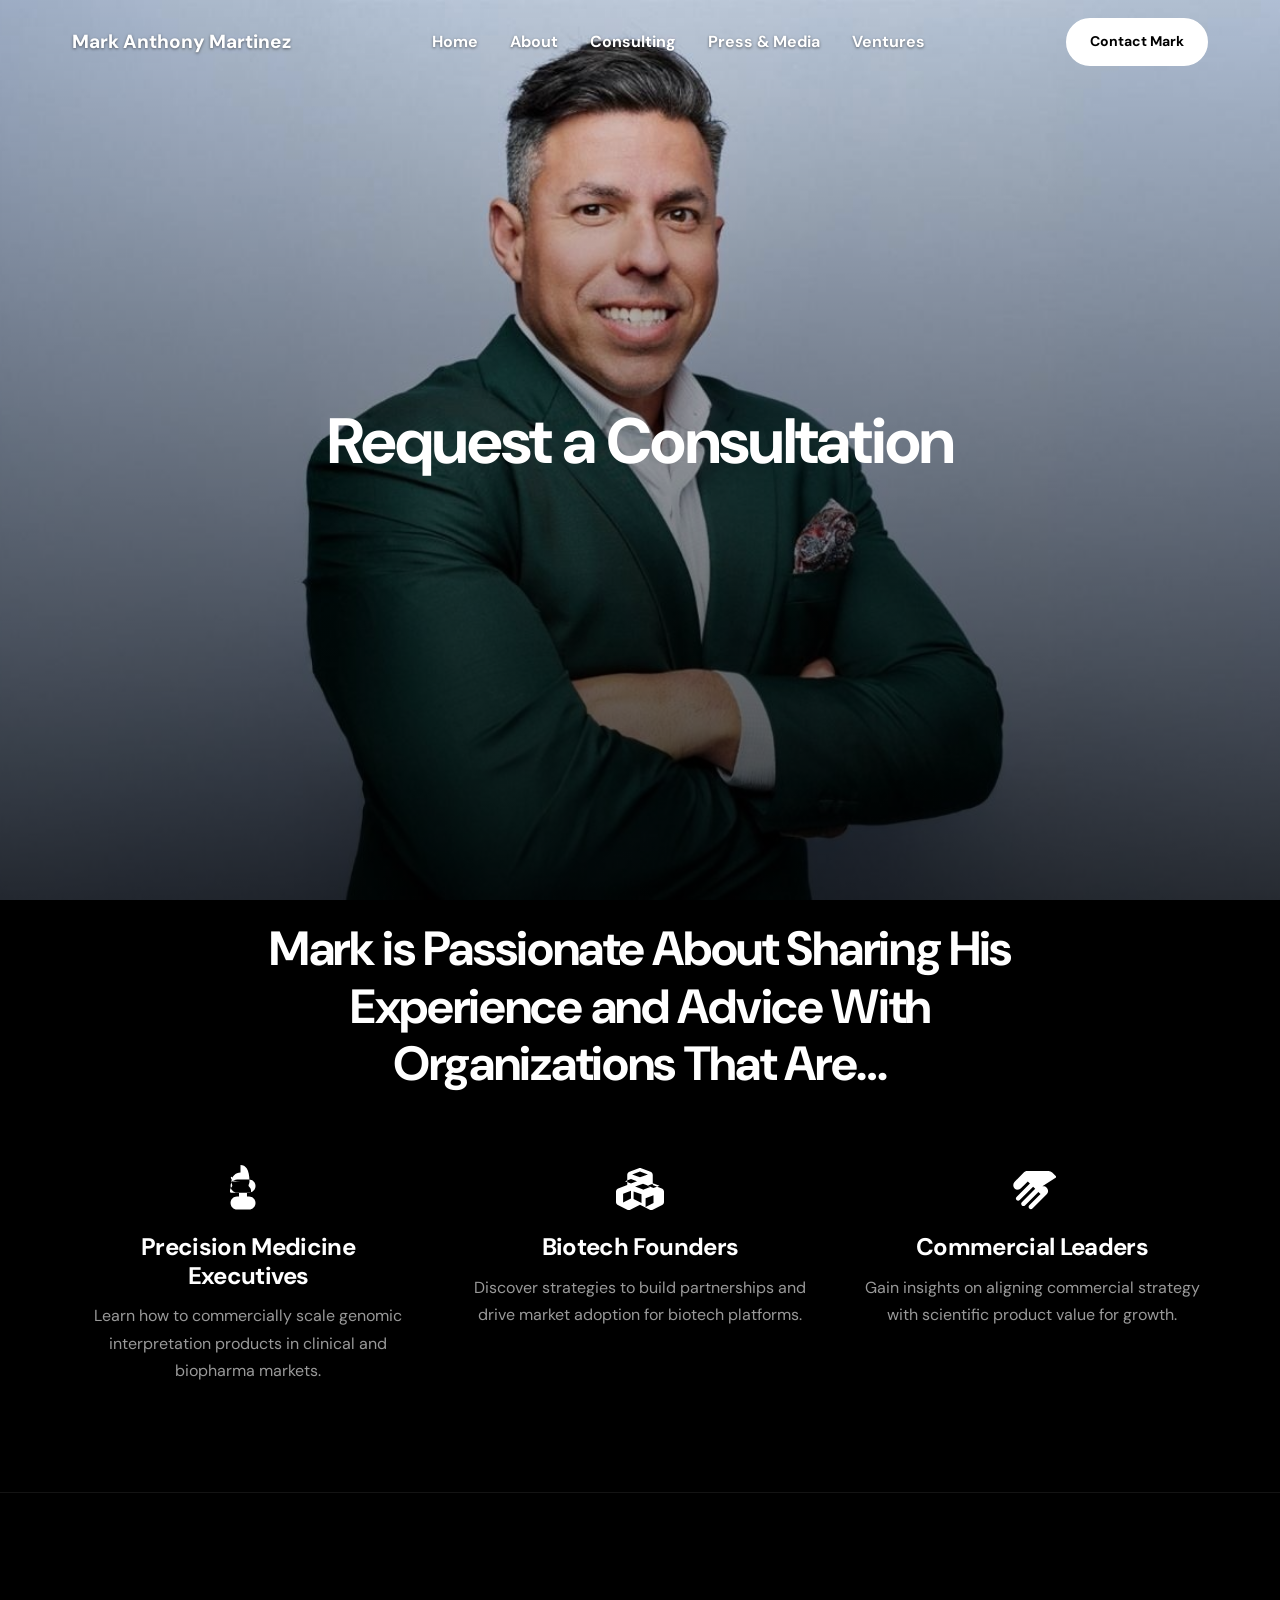
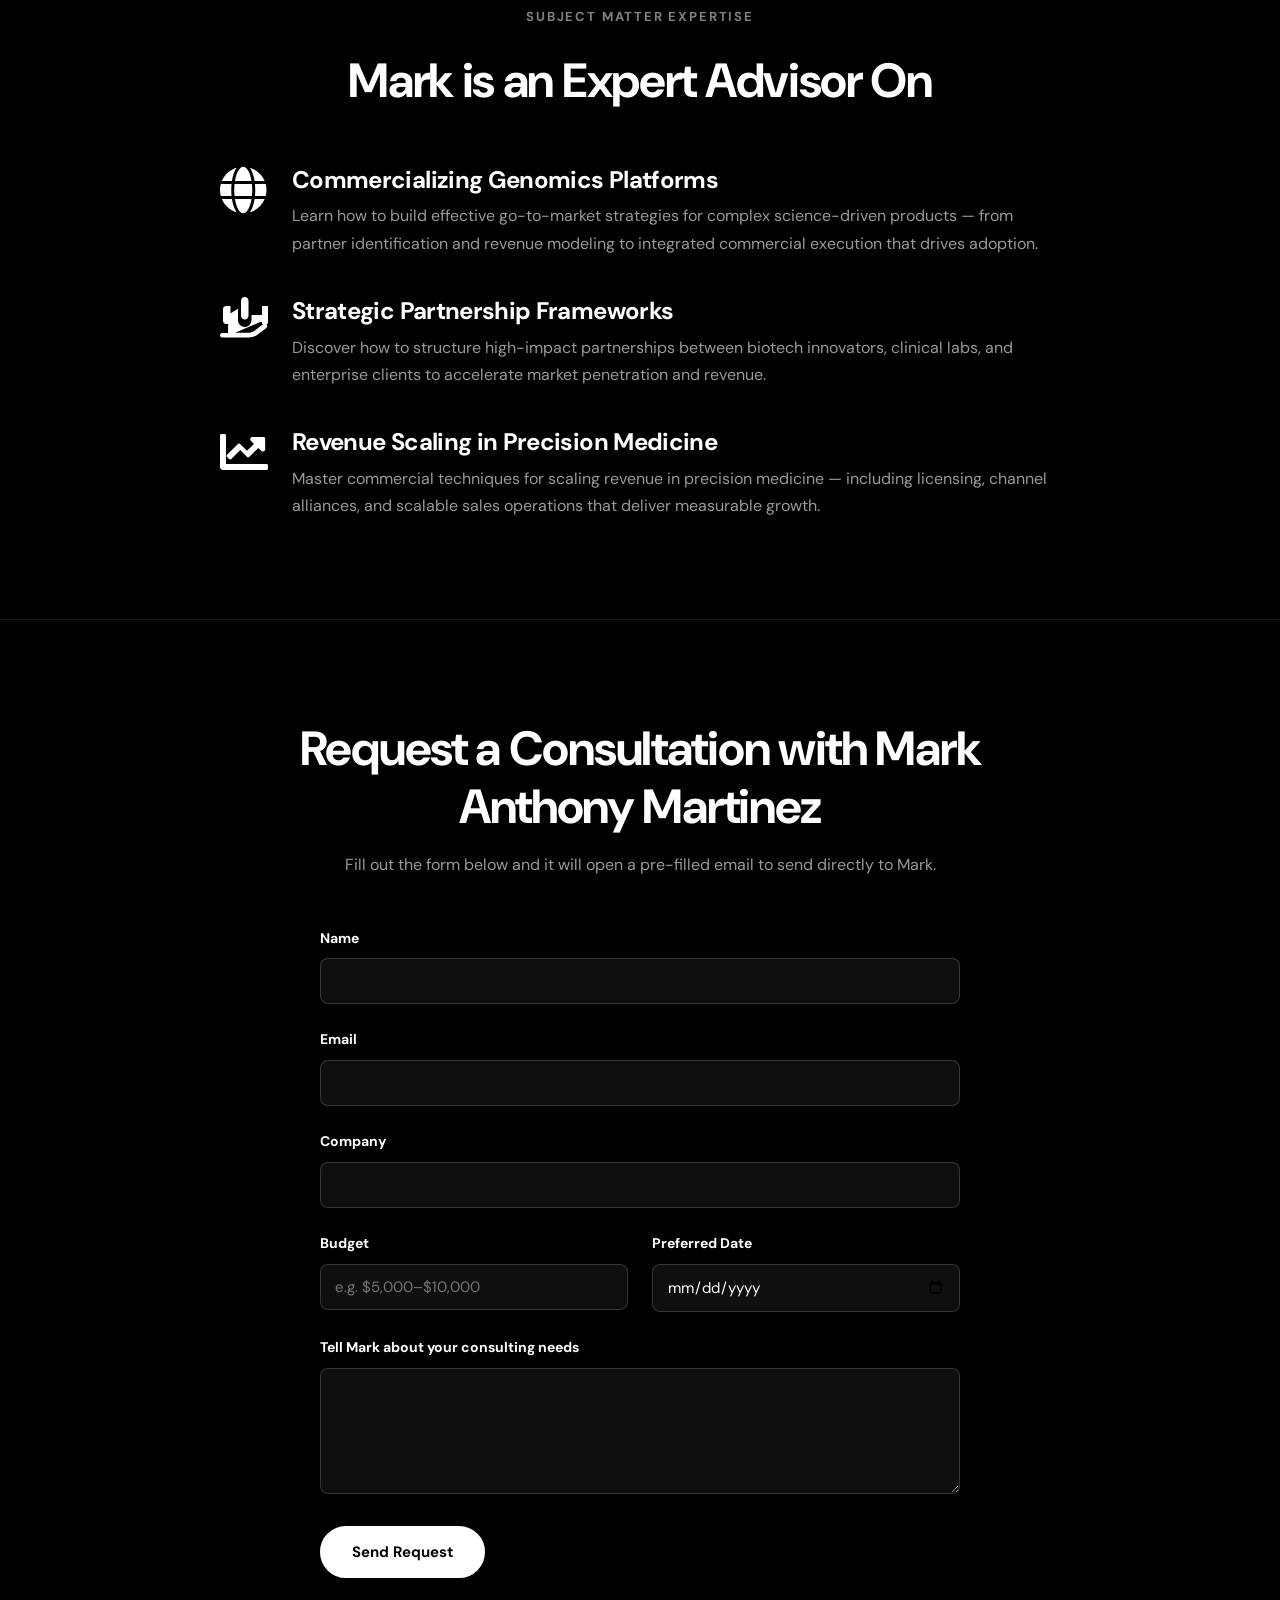
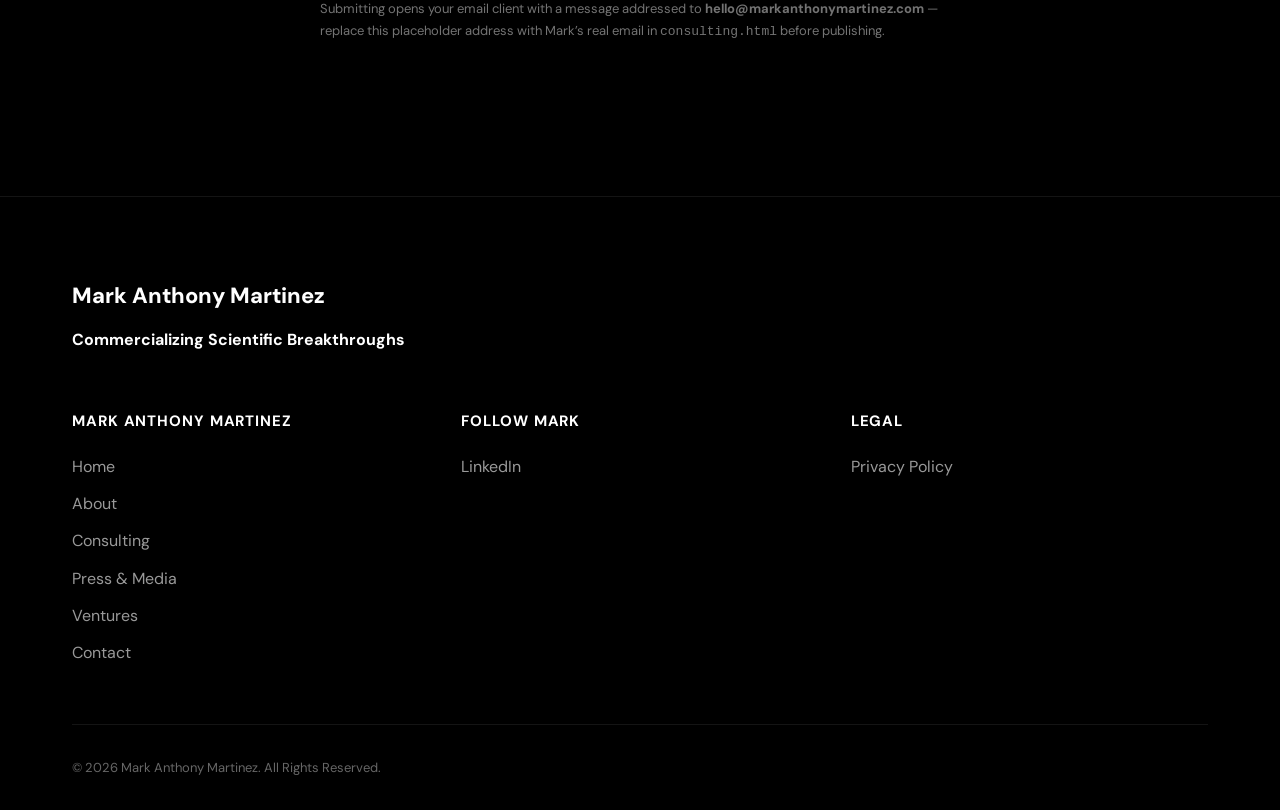
<file: consulting.html>
<!doctype html>
<html lang="en-US">
<head>
<meta charset="UTF-8">
<meta name="viewport" content="width=device-width, initial-scale=1">
<title>Consulting - Mark Anthony Martinez</title>
<meta name="description" content="Request a consultation with Mark Anthony Martinez on commercializing genomics platforms, strategic partnerships, and revenue scaling in precision medicine.">
<link rel="icon" href="assets/images/favicon.png">
<link rel="stylesheet" href="assets/css/style.css">
</head>
<body>

<header class="site-header">
  <div class="wrap header-inner">
    <a href="index.html" class="logo">Mark Anthony Martinez</a>
    <nav class="main-nav">
      <ul>
        <li><a href="index.html">Home</a></li>
        <li><a href="about.html">About</a></li>
        <li><a href="consulting.html" aria-current="page">Consulting</a></li>
        <li><a href="press-media.html">Press &amp; Media</a></li>
        <li><a href="ventures.html">Ventures</a></li>
      </ul>
    </nav>
    <a href="contact.html" class="btn btn-outline header-cta">Contact Mark</a>
    <button class="nav-toggle" aria-label="Toggle menu" aria-expanded="false">
      <span></span><span></span><span></span>
    </button>
  </div>
</header>

<main>

  <section class="hero subpage-hero">
    <div class="hero-bg" style="background-image:url('assets/images/mark-anthony-header.jpg')"></div>
    <div class="hero-overlay"></div>
    <div class="wrap hero-inner">
      <h1>Request a Consultation</h1>
    </div>
  </section>

  <section class="intro">
    <div class="wrap">
      <h2 style="max-width:820px; margin-left:auto; margin-right:auto;">Mark is Passionate About Sharing His Experience and Advice With Organizations That Are&hellip;</h2>
      <div class="feature-grid audience-grid">
        <div class="feature-card">
          <span class="feature-icon"><svg viewBox="0 0 512 512"><path d="M176 80c-52.94 0-96 43.06-96 96 0 12.25 2.353 23.93 6.616 34.72 3.256 8.259 1.44 17.63-4.862 23.9l-4.7 4.699C69.28 247.1 64 259.8 64 273.1V286.1C64 291.6 68.35 296 73.85 296H278.2C283.7 296 288 291.6 288 286.1V273.1C288 259.8 282.7 247.1 273 237.3L268.2 232.6C261.1 226.3 260.1 216.1 264.3 208.7C268.6 197.9 272 186.2 272 176C272 43.06 228.9 0 176 0M96 176C96 61.75 8.25 176 176 176M336 224C336 262.6 305.6 293.5 267 293.5H245V336H267C305.6 336 336 366.9 336 405.5C336 444.1 305.6 475 267 475H139C100.4 475 69.99 444.1 69.99 405.5C69.99 366.9 100.4 336 139 336H160V293.5H139C100.4 293.5 69.99 262.6 69.99 224C69.99 185.4 100.4 154.5 139 154.5H267C305.6 154.5 336 185.4 336 224Z"/></svg></span>
          <h3>Precision Medicine Executives</h3>
          <p>Learn how to commercially scale genomic interpretation products in clinical and biopharma markets.</p>
        </div>
        <div class="feature-card">
          <span class="feature-icon"><svg viewBox="0 0 512 512"><path d="M488.6 250.2L392 214V105.5c0-15-9.3-28.4-23.4-33.7l-100-37.5c-8.1-3.1-17.1-3.1-25.3 0l-100 37.5c-14.1 5.3-23.4 18.7-23.4 33.7V214l-96.6 36.2C9.3 255.5 0 268.9 0 283.9V394c0 13.6 7.7 26.1 19.9 32.2l100 50c10.1 5.1 22.1 5.1 32.2 0l103.9-52 103.9 52c10.1 5.1 22.1 5.1 32.2 0l100-50c12.2-6.1 19.9-18.6 19.9-32.2V283.9c0-15-9.3-28.4-23.4-33.7zM256 68.4l84.2 31.6-84.2 31.6-84.2-31.6L256 68.4zm-96 288.4l-84.2 42.1v-91.5l84.2-31.6v81zm0-160l-64.2-24 64.2-24 64.2 24-64.2 24zm112 208l-84.2-42.1v-81l84.2 31.6v91.5zm16-142.7l-84.2-31.6L288 199.9l84.2 31.6-84.2 31.6zm112 142.7l-84.2 42.1v-91.5l84.2-31.6v81zm0-160l-64.2-24 64.2-24 64.2 24-64.2 24z"/></svg></span>
          <h3>Biotech Founders</h3>
          <p>Discover strategies to build partnerships and drive market adoption for biotech platforms.</p>
        </div>
        <div class="feature-card">
          <span class="feature-icon"><svg viewBox="0 0 512 512"><path d="M519.2 127.9l-47.6-47.6A56.252 56.252 0 0 0 432 64H205.2c-15.1 0-29.5 6.4-39.6 17.5L69.3 180.5C60.5 190 56 202.4 56 215.2c0 26.1 21.9 47.9 48 47.9 12.5 0 24.9-4.9 34-14.3l73.3-73.9 22.6 22.6-142.9 142.9c-9.4 9.4-9.4 24.6 0 33.9 9.4 9.4 24.6 9.4 33.9 0l142.9-142.9 22.6 22.6-142.9 142.9c-9.4 9.4-9.4 24.6 0 33.9 9.4 9.4 24.6 9.4 33.9 0l142.9-142.9 22.6 22.6-119.9 119.9c-9.4 9.4-9.4 24.6 0 33.9 9.4 9.4 24.6 9.4 33.9 0l151.8-151.8c19.6-19.6 19.6-51.4 0-71-19.6-19.6-51.4-19.6-71 0z"/></svg></span>
          <h3>Commercial Leaders</h3>
          <p>Gain insights on aligning commercial strategy with scientific product value for growth.</p>
        </div>
      </div>
    </div>
  </section>

  <section class="quote-section expertise-section">
    <div class="wrap" style="text-align:left;">
      <p class="eyebrow" style="text-align:center;">Subject Matter Expertise</p>
      <h2 style="text-align:center; max-width:820px; margin-left:auto; margin-right:auto;">Mark is an Expert Advisor On</h2>
      <div class="expertise-list">
        <div class="expertise-item">
          <span class="feature-icon"><svg viewBox="0 0 512 512"><path d="M336.5 160C322 70.7 287.8 8 248 8s-74 62.7-88.5 152h177zM152 256c0 22.2 1.2 43.5 3.3 64h185.3c2.1-20.5 3.3-41.8 3.3-64s-1.2-43.5-3.3-64H155.3c-2.1 20.5-3.3 41.8-3.3 64zm324.7-96c-28.6-67.9-86.5-120.4-158-141.6 24.4 33.8 41.2 84.7 50 141.6h108zM177.2 18.4C105.8 39.6 47.8 92.1 19.3 160h108c8.7-56.9 25.5-107.8 49.9-141.6zM487.4 192H372.7c2.1 21 3.3 42.5 3.3 64s-1.2 43-3.3 64h114.6c5.5-20.5 8.6-41.9 8.6-64s-3.1-43.5-8.5-64zM120 256c0-21.5 1.2-43 3.3-64H8.6C3.2 212.5 0 233.9 0 256s3.2 43.5 8.6 64h114.6c-2-21-3.2-42.5-3.2-64zm39.5 96c14.5 89.3 48.7 152 88.5 152s74-62.7 88.5-152h-177zm159.3 141.6c71.4-21.2 129.4-73.7 158-141.6h-108c-8.8 56.9-25.6 107.8-50 141.6zM19.3 352c28.6 67.9 86.5 120.4 158 141.6-24.4-33.8-41.2-84.7-50-141.6h-108z"/></svg></span>
          <div>
            <h3>Commercializing Genomics Platforms</h3>
            <p>Learn how to build effective go-to-market strategies for complex science-driven products &mdash; from partner identification and revenue modeling to integrated commercial execution that drives adoption.</p>
          </div>
        </div>
        <div class="expertise-item">
          <span class="feature-icon"><svg viewBox="0 0 512 512"><path d="M488 192H336v56c0 39.7-32.3 72-72 72s-72-32.3-72-72V126.4l-64.9 39c-25.1 15.1-40.6 42.3-40.6 71.7L86 384H24c-13.3 0-24 10.7-24 24s10.7 24 24 24h286.5c30.4 0 60-9.8 84.3-28l99.2-74.4c11.4-8.5 13.7-24.6 5.2-36-8.5-11.4-24.6-13.7-36-5.2l-99.2 74.4c-15.7 11.8-34.9 18.2-54.5 18.2H175.8c-3.5 0-6.9-.3-10.2-.9 3.3-.7 6.6-1.7 9.7-3.1L488 240v-48zM64 96c-17.7 0-32 14.3-32 32v128c0 17.7 14.3 32 32 32h48V96H64zm384 192h48c17.7 0 32-14.3 32-32V128c0-17.7-14.3-32-32-32h-48v192zM264 240c22.1 0 40-17.9 40-40V40c0-22.1-17.9-40-40-40s-40 17.9-40 40v160c0 22.1 17.9 40 40 40z"/></svg></span>
          <div>
            <h3>Strategic Partnership Frameworks</h3>
            <p>Discover how to structure high-impact partnerships between biotech innovators, clinical labs, and enterprise clients to accelerate market penetration and revenue.</p>
          </div>
        </div>
        <div class="expertise-item">
          <span class="feature-icon"><svg viewBox="0 0 512 512"><path d="M496 384H64V80c0-8.84-7.16-16-16-16H16C7.16 64 0 71.16 0 80v336c0 17.67 14.33 32 32 32h464c8.84 0 16-7.16 16-16v-32c0-8.84-7.16-16-16-16zM464 96H345.94c-21.38 0-32.09 25.85-16.97 40.97l32.4 32.4L288 242.75l-73.37-73.37c-6.25-6.25-16.38-6.25-22.63 0l-116.68 116.7c-6.25 6.25-6.25 16.38 0 22.63l22.63 22.63c6.25 6.25 16.38 6.25 22.63 0L216 235.25l73.37 73.37c6.25 6.25 16.38 6.25 22.63 0l96.4-96.4 32.4 32.4c15.12 15.12 40.97 4.41 40.97-16.97V112c0-8.84-7.16-16-16-16z"/></svg></span>
          <div>
            <h3>Revenue Scaling in Precision Medicine</h3>
            <p>Master commercial techniques for scaling revenue in precision medicine &mdash; including licensing, channel alliances, and scalable sales operations that deliver measurable growth.</p>
          </div>
        </div>
      </div>
    </div>
  </section>

  <section class="consulting-form-section">
    <div class="wrap">
      <h2 style="text-align:center; max-width:720px; margin:0 auto 16px;">Request a Consultation with Mark Anthony Martinez</h2>
      <p style="text-align:center; max-width:640px; margin:0 auto 48px; color:var(--text-body);">Fill out the form below and it will open a pre-filled email to send directly to Mark.</p>

      <form class="consult-form" id="consult-form">
        <div class="form-row">
          <label for="c-name">Name</label>
          <input type="text" id="c-name" name="name" required>
        </div>
        <div class="form-row">
          <label for="c-email">Email</label>
          <input type="email" id="c-email" name="email" required>
        </div>
        <div class="form-row">
          <label for="c-company">Company</label>
          <input type="text" id="c-company" name="company">
        </div>
        <div class="form-row two-col">
          <div>
            <label for="c-budget">Budget</label>
            <input type="text" id="c-budget" name="budget" placeholder="e.g. $5,000&ndash;$10,000">
          </div>
          <div>
            <label for="c-date">Preferred Date</label>
            <input type="date" id="c-date" name="date">
          </div>
        </div>
        <div class="form-row">
          <label for="c-message">Tell Mark about your consulting needs</label>
          <textarea id="c-message" name="message" rows="5" required></textarea>
        </div>
        <button type="submit" class="btn btn-solid">Send Request</button>
        <p class="form-note">Submitting opens your email client with a message addressed to <strong>hello@markanthonymartinez.com</strong> &mdash; replace this placeholder address with Mark&rsquo;s real email in <code>consulting.html</code> before publishing.</p>
      </form>
    </div>
  </section>

</main>

<footer class="site-footer">
  <div class="wrap">
    <div class="footer-top">
      <span class="logo footer-logo">Mark Anthony Martinez</span>
      <p class="footer-tagline"><strong>Commercializing Scientific Breakthroughs</strong></p>
    </div>

    <div class="footer-columns">
      <div class="footer-col">
        <h5>Mark Anthony Martinez</h5>
        <ul>
          <li><a href="index.html">Home</a></li>
          <li><a href="about.html">About</a></li>
          <li><a href="consulting.html">Consulting</a></li>
          <li><a href="press-media.html">Press &amp; Media</a></li>
          <li><a href="ventures.html">Ventures</a></li>
          <li><a href="contact.html">Contact</a></li>
        </ul>
      </div>
      <div class="footer-col">
        <h5>Follow Mark</h5>
        <ul>
          <li><a href="https://www.linkedin.com/in/mark-anthony-martinez-goat/" target="_blank" rel="nofollow noopener">LinkedIn</a></li>
        </ul>
      </div>
      <div class="footer-col">
        <h5>Legal</h5>
        <ul>
          <li><a href="privacy-policy.html">Privacy Policy</a></li>
        </ul>
      </div>
    </div>

    <p class="copyright">&copy; 2026 Mark Anthony Martinez. All Rights Reserved.</p>
  </div>
</footer>

<script>
  const toggle = document.querySelector('.nav-toggle');
  const nav = document.querySelector('.main-nav');
  toggle.addEventListener('click', () => {
    const open = document.body.classList.toggle('nav-open');
    toggle.setAttribute('aria-expanded', open);
  });

  const form = document.getElementById('consult-form');
  form.addEventListener('submit', function (e) {
    e.preventDefault();
    const name = document.getElementById('c-name').value;
    const email = document.getElementById('c-email').value;
    const company = document.getElementById('c-company').value;
    const budget = document.getElementById('c-budget').value;
    const date = document.getElementById('c-date').value;
    const message = document.getElementById('c-message').value;

    const subject = encodeURIComponent('Consultation Request from ' + name);
    const bodyLines = [
      'Name: ' + name,
      'Email: ' + email,
      'Company: ' + company,
      'Budget: ' + budget,
      'Preferred Date: ' + date,
      '',
      message
    ];
    const body = encodeURIComponent(bodyLines.join('\n'));
    window.location.href = 'mailto:hello@markanthonymartinez.com?subject=' + subject + '&body=' + body;
  });

  const header = document.querySelector('.site-header');
  const onScroll = () => {
    header.classList.toggle('scrolled', window.scrollY > 60);
  };
  window.addEventListener('scroll', onScroll, { passive: true });
  onScroll();
</script>
</body>
</html>
</file>
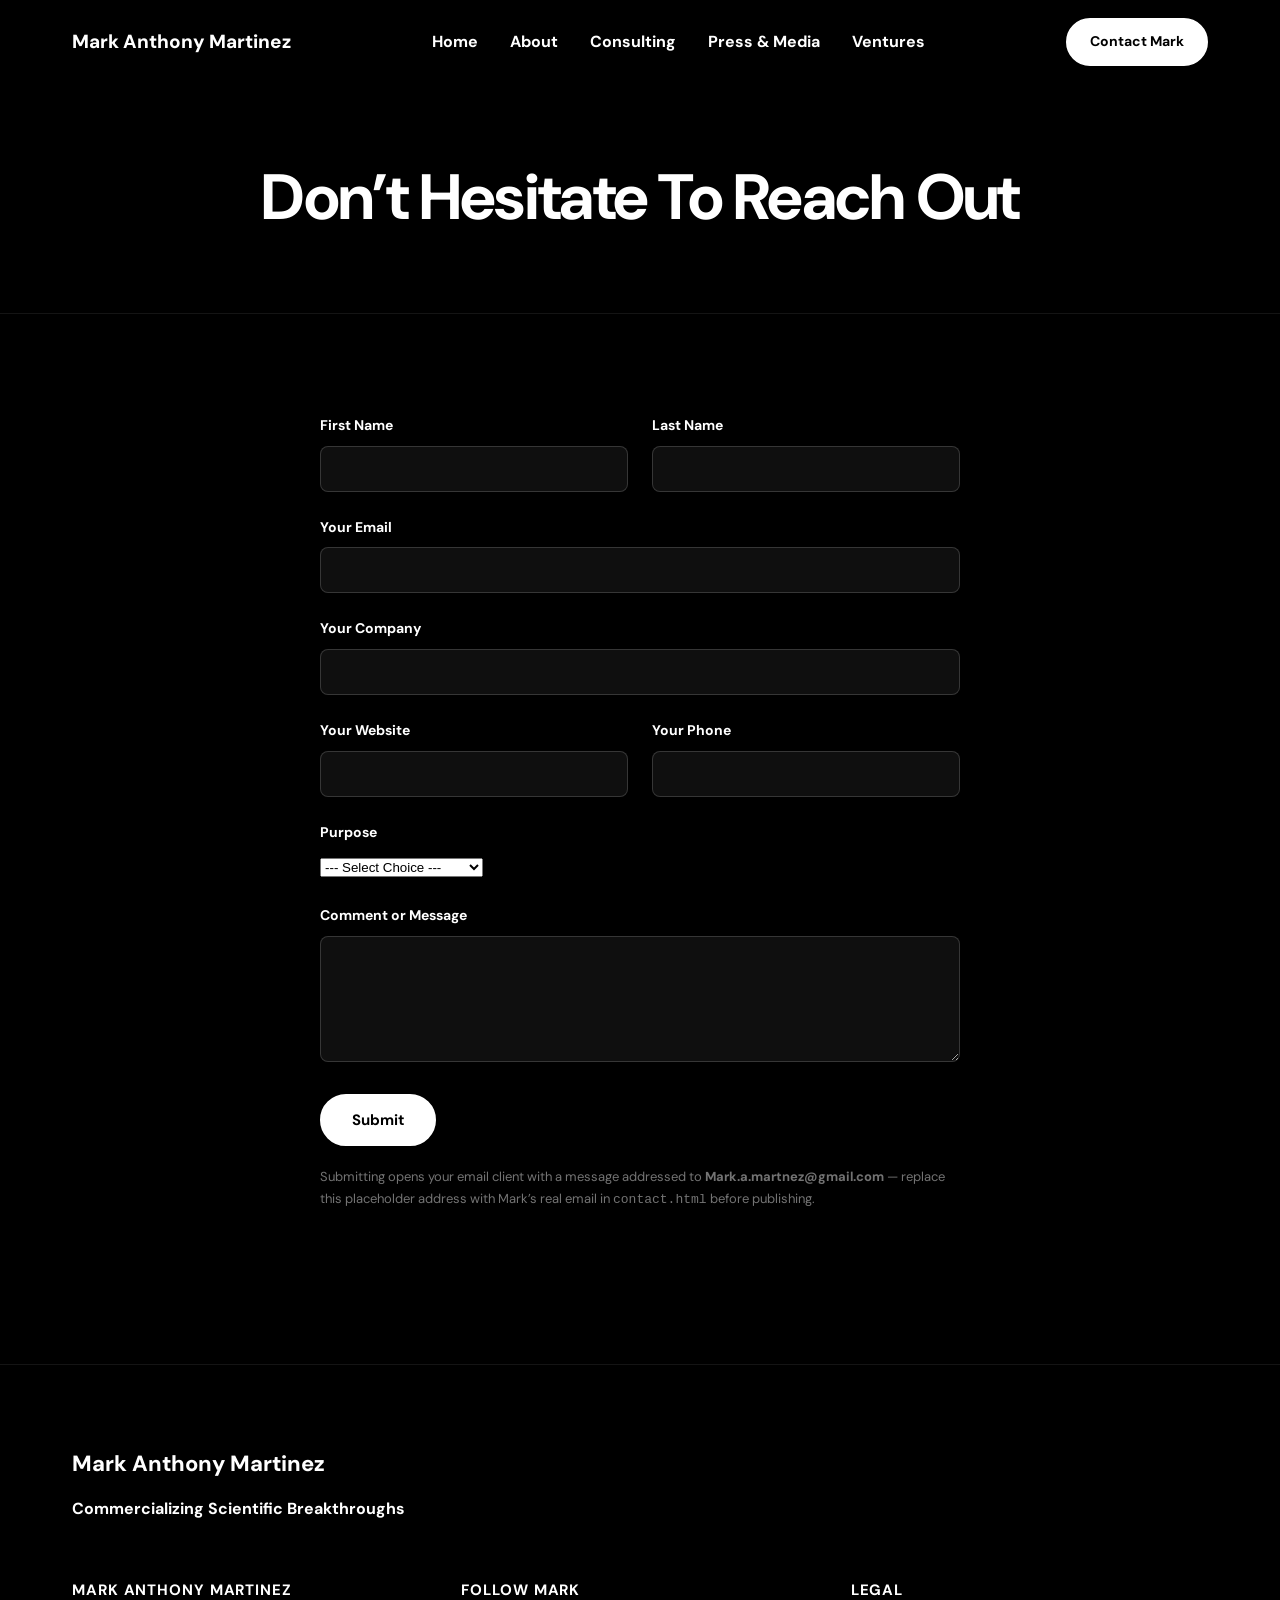
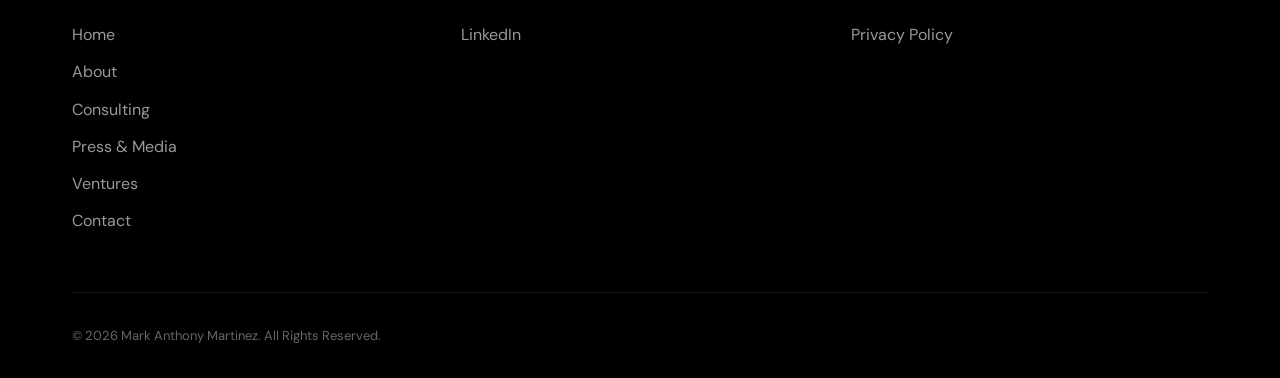
<file: contact.html>
<!doctype html>
<html lang="en-US">
<head>
<meta charset="UTF-8">
<meta name="viewport" content="width=device-width, initial-scale=1">
<title>Contact - Mark Anthony Martinez</title>
<meta name="description" content="Get in touch with Mark Anthony Martinez.">
<link rel="icon" href="assets/images/favicon.png">
<link rel="stylesheet" href="assets/css/style.css">
</head>
<body>

<header class="site-header">
  <div class="wrap header-inner">
    <a href="index.html" class="logo">Mark Anthony Martinez</a>
    <nav class="main-nav">
      <ul>
        <li><a href="index.html">Home</a></li>
        <li><a href="about.html">About</a></li>
        <li><a href="consulting.html">Consulting</a></li>
        <li><a href="press-media.html">Press &amp; Media</a></li>
        <li><a href="ventures.html">Ventures</a></li>
      </ul>
    </nav>
    <a href="contact.html" class="btn btn-outline header-cta" aria-current="page">Contact Mark</a>
    <button class="nav-toggle" aria-label="Toggle menu" aria-expanded="false">
      <span></span><span></span><span></span>
    </button>
  </div>
</header>

<main>

  <section class="page-hero">
    <div class="wrap"><h1>Don&rsquo;t Hesitate To Reach Out</h1></div>
  </section>

  <section class="consulting-form-section">
    <div class="wrap">

      <form class="consult-form" id="contact-form">
        <div class="form-row two-col">
          <div>
            <label for="ct-first">First Name</label>
            <input type="text" id="ct-first" name="first" required>
          </div>
          <div>
            <label for="ct-last">Last Name</label>
            <input type="text" id="ct-last" name="last" required>
          </div>
        </div>
        <div class="form-row">
          <label for="ct-email">Your Email</label>
          <input type="email" id="ct-email" name="email" required>
        </div>
        <div class="form-row">
          <label for="ct-company">Your Company</label>
          <input type="text" id="ct-company" name="company">
        </div>
        <div class="form-row two-col">
          <div>
            <label for="ct-website">Your Website</label>
            <input type="text" id="ct-website" name="website">
          </div>
          <div>
            <label for="ct-phone">Your Phone</label>
            <input type="text" id="ct-phone" name="phone">
          </div>
        </div>
        <div class="form-row">
          <label for="ct-purpose">Purpose</label>
          <select id="ct-purpose" name="purpose" required>
            <option value="" disabled selected>--- Select Choice ---</option>
            <option value="General Contact">General Contact</option>
            <option value="Learn More About Mark">Learn More About Mark</option>
            <option value="Book Mark For Event">Book Mark For Event</option>
            <option value="Press &amp; Media Inquiry">Press &amp; Media Inquiry</option>
            <option value="Partnership">Partnership</option>
            <option value="Other">Other</option>
          </select>
        </div>
        <div class="form-row">
          <label for="ct-message">Comment or Message</label>
          <textarea id="ct-message" name="message" rows="5"></textarea>
        </div>
        <button type="submit" class="btn btn-solid">Submit</button>
        <p class="form-note">Submitting opens your email client with a message addressed to <strong>Mark.a.martnez@gmail.com</strong> &mdash; replace this placeholder address with Mark&rsquo;s real email in <code>contact.html</code> before publishing.</p>
      </form>
    </div>
  </section>

</main>

<footer class="site-footer">
  <div class="wrap">
    <div class="footer-top">
      <span class="logo footer-logo">Mark Anthony Martinez</span>
      <p class="footer-tagline"><strong>Commercializing Scientific Breakthroughs</strong></p>
    </div>

    <div class="footer-columns">
      <div class="footer-col">
        <h5>Mark Anthony Martinez</h5>
        <ul>
          <li><a href="index.html">Home</a></li>
          <li><a href="about.html">About</a></li>
          <li><a href="consulting.html">Consulting</a></li>
          <li><a href="press-media.html">Press &amp; Media</a></li>
          <li><a href="ventures.html">Ventures</a></li>
          <li><a href="contact.html">Contact</a></li>
        </ul>
      </div>
      <div class="footer-col">
        <h5>Follow Mark</h5>
        <ul>
          <li><a href="https://www.linkedin.com/in/mark-anthony-martinez-goat/" target="_blank" rel="nofollow noopener">LinkedIn</a></li>
        </ul>
      </div>
      <div class="footer-col">
        <h5>Legal</h5>
        <ul>
          <li><a href="privacy-policy.html">Privacy Policy</a></li>
        </ul>
      </div>
    </div>

    <p class="copyright">&copy; 2026 Mark Anthony Martinez. All Rights Reserved.</p>
  </div>
</footer>

<script>
  const toggle = document.querySelector('.nav-toggle');
  const nav = document.querySelector('.main-nav');
  toggle.addEventListener('click', () => {
    const open = document.body.classList.toggle('nav-open');
    toggle.setAttribute('aria-expanded', open);
  });

  const form = document.getElementById('contact-form');
  form.addEventListener('submit', function (e) {
    e.preventDefault();
    const first = document.getElementById('ct-first').value;
    const last = document.getElementById('ct-last').value;
    const email = document.getElementById('ct-email').value;
    const company = document.getElementById('ct-company').value;
    const website = document.getElementById('ct-website').value;
    const phone = document.getElementById('ct-phone').value;
    const purpose = document.getElementById('ct-purpose').value;
    const message = document.getElementById('ct-message').value;

    const subject = encodeURIComponent('Website Contact: ' + purpose + ' (' + first + ' ' + last + ')');
    const bodyLines = [
      'Name: ' + first + ' ' + last,
      'Email: ' + email,
      'Company: ' + company,
      'Website: ' + website,
      'Phone: ' + phone,
      'Purpose: ' + purpose,
      '',
      message
    ];
    const body = encodeURIComponent(bodyLines.join('\n'));
    window.location.href = 'mailto:Mark.a.martnez@gmail.com?subject=' + subject + '&body=' + body;
  });

  const header = document.querySelector('.site-header');
  const onScroll = () => {
    header.classList.toggle('scrolled', window.scrollY > 60);
  };
  window.addEventListener('scroll', onScroll, { passive: true });
  onScroll();
</script>
</body>
</html>
</file>
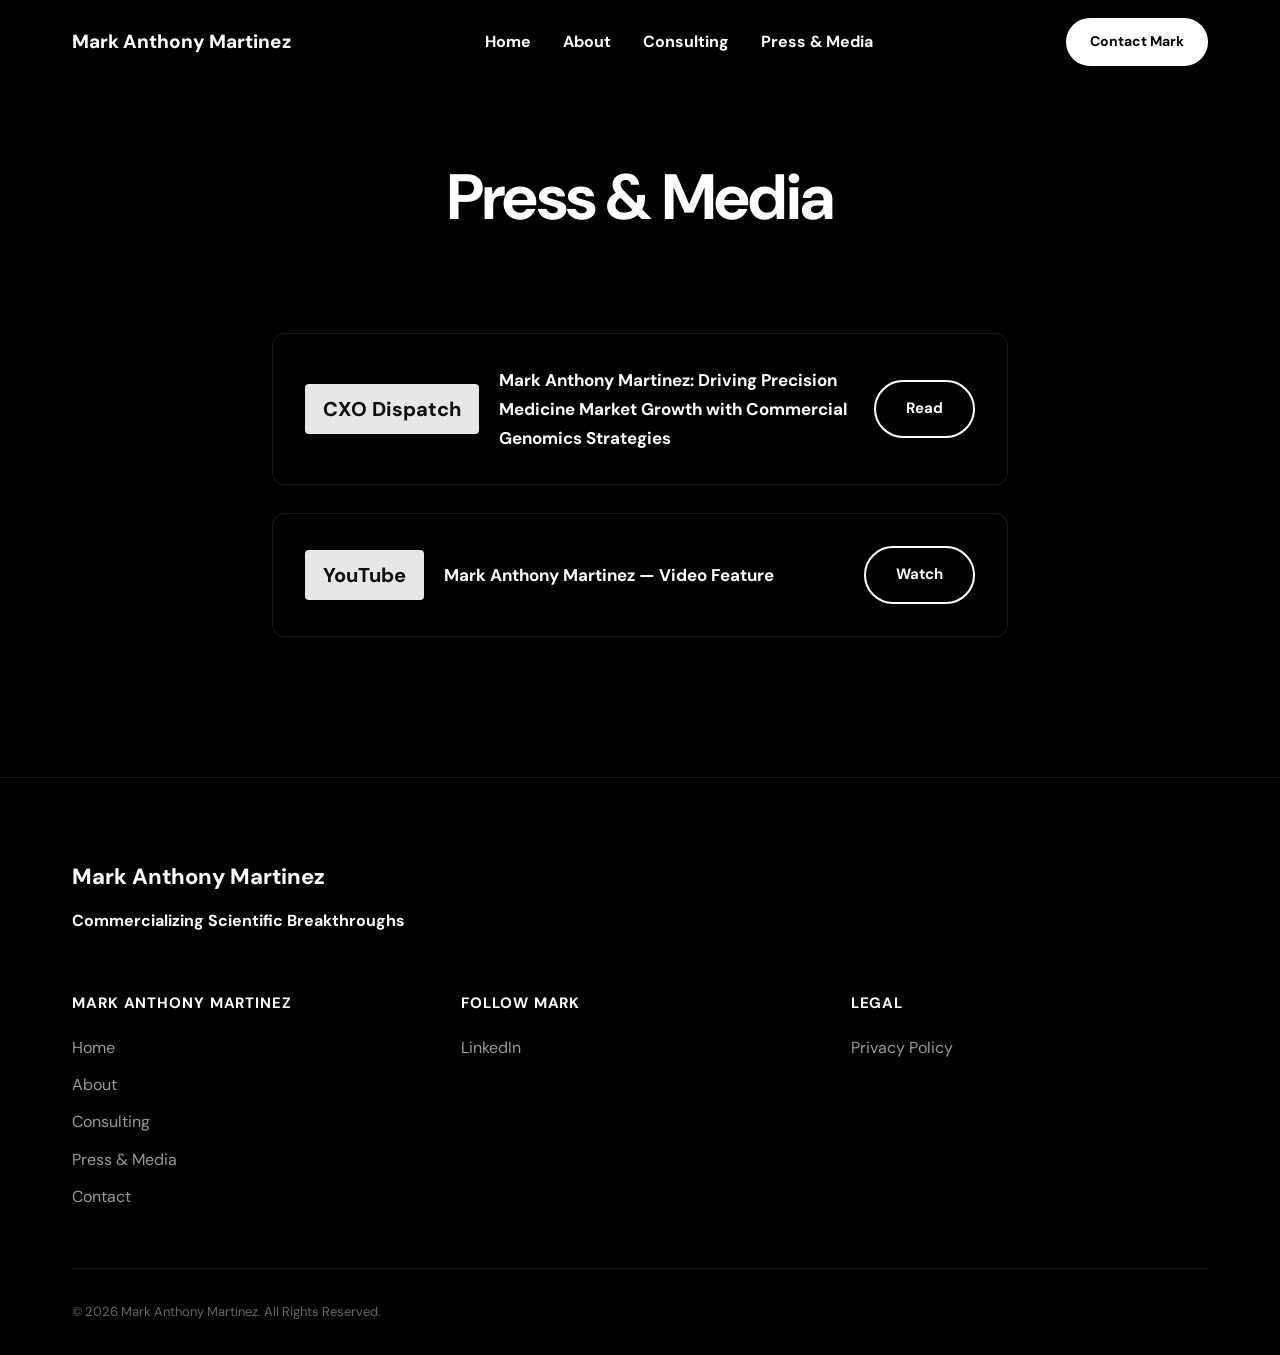
<file: press-media.html>
<!doctype html>
<html lang="en-US">
<head>
<meta charset="UTF-8">
<meta name="viewport" content="width=device-width, initial-scale=1">
<title>Press & Media - Mark Anthony Martinez</title>
<meta name="description" content="Press features and media appearances from Mark Anthony Martinez, VP Commercial at Intelliseq.">
<link rel="icon" href="assets/images/favicon.png">
<link rel="stylesheet" href="assets/css/style.css">
</head>
<body>

<header class="site-header">
  <div class="wrap header-inner">
    <a href="index.html" class="logo">Mark Anthony Martinez</a>
    <nav class="main-nav">
      <ul>
        <li><a href="index.html">Home</a></li>
        <li><a href="about.html">About</a></li>
        <li><a href="consulting.html">Consulting</a></li>
        <li><a href="press-media.html" aria-current="page">Press &amp; Media</a></li>
      </ul>
    </nav>
    <a href="contact.html" class="btn btn-outline header-cta">Contact Mark</a>
    <button class="nav-toggle" aria-label="Toggle menu" aria-expanded="false">
      <span></span><span></span><span></span>
    </button>
  </div>
</header>

<main>

  <section class="page-hero">
    <div class="wrap"><h1>Press &amp; Media</h1></div>
  </section>

  <section class="press-list">
    <div class="wrap">

      <article class="press-card">
        <span class="wordmark-chip">CXO Dispatch</span>
        <p class="press-headline"><strong>Mark Anthony Martinez: Driving Precision Medicine Market Growth with Commercial Genomics Strategies</strong></p>
        <a class="btn btn-outline" href="https://www.cxodispatch.com/strategy/mark-anthony-martinez-driving-precision-medicine-market-growth-with-commercial-genomics-strategies/" target="_blank" rel="noopener">Read</a>
      </article>

      <article class="press-card">
        <span class="wordmark-chip">YouTube</span>
        <p class="press-headline"><strong>Mark Anthony Martinez &mdash; Video Feature</strong></p>
        <a class="btn btn-outline" href="https://youtu.be/KvaWE9S0SXM?si=Lg-LE4zEtCxbVbBi" target="_blank" rel="noopener">Watch</a>
      </article>

    </div>
  </section>

</main>

<footer class="site-footer">
  <div class="wrap">
    <div class="footer-top">
      <span class="logo footer-logo">Mark Anthony Martinez</span>
      <p class="footer-tagline"><strong>Commercializing Scientific Breakthroughs</strong></p>
    </div>

    <div class="footer-columns">
      <div class="footer-col">
        <h5>Mark Anthony Martinez</h5>
        <ul>
          <li><a href="index.html">Home</a></li>
          <li><a href="about.html">About</a></li>
          <li><a href="consulting.html">Consulting</a></li>
          <li><a href="press-media.html">Press &amp; Media</a></li>
          <li><a href="contact.html">Contact</a></li>
        </ul>
      </div>
      <div class="footer-col">
        <h5>Follow Mark</h5>
        <ul>
          <li><a href="https://www.linkedin.com/in/mark-anthony-martinez-goat/" target="_blank" rel="nofollow noopener">LinkedIn</a></li>
        </ul>
      </div>
      <div class="footer-col">
        <h5>Legal</h5>
        <ul>
          <li><a href="privacy-policy.html">Privacy Policy</a></li>
        </ul>
      </div>
    </div>

    <p class="copyright">&copy; 2026 Mark Anthony Martinez. All Rights Reserved.</p>
  </div>
</footer>

<script>
  const toggle = document.querySelector('.nav-toggle');
  const nav = document.querySelector('.main-nav');
  toggle.addEventListener('click', () => {
    const open = document.body.classList.toggle('nav-open');
    toggle.setAttribute('aria-expanded', open);
  });

  const header = document.querySelector('.site-header');
  const onScroll = () => {
    header.classList.toggle('scrolled', window.scrollY > 60);
  };
  window.addEventListener('scroll', onScroll, { passive: true });
  onScroll();
</script>
</body>
</html>
</file>
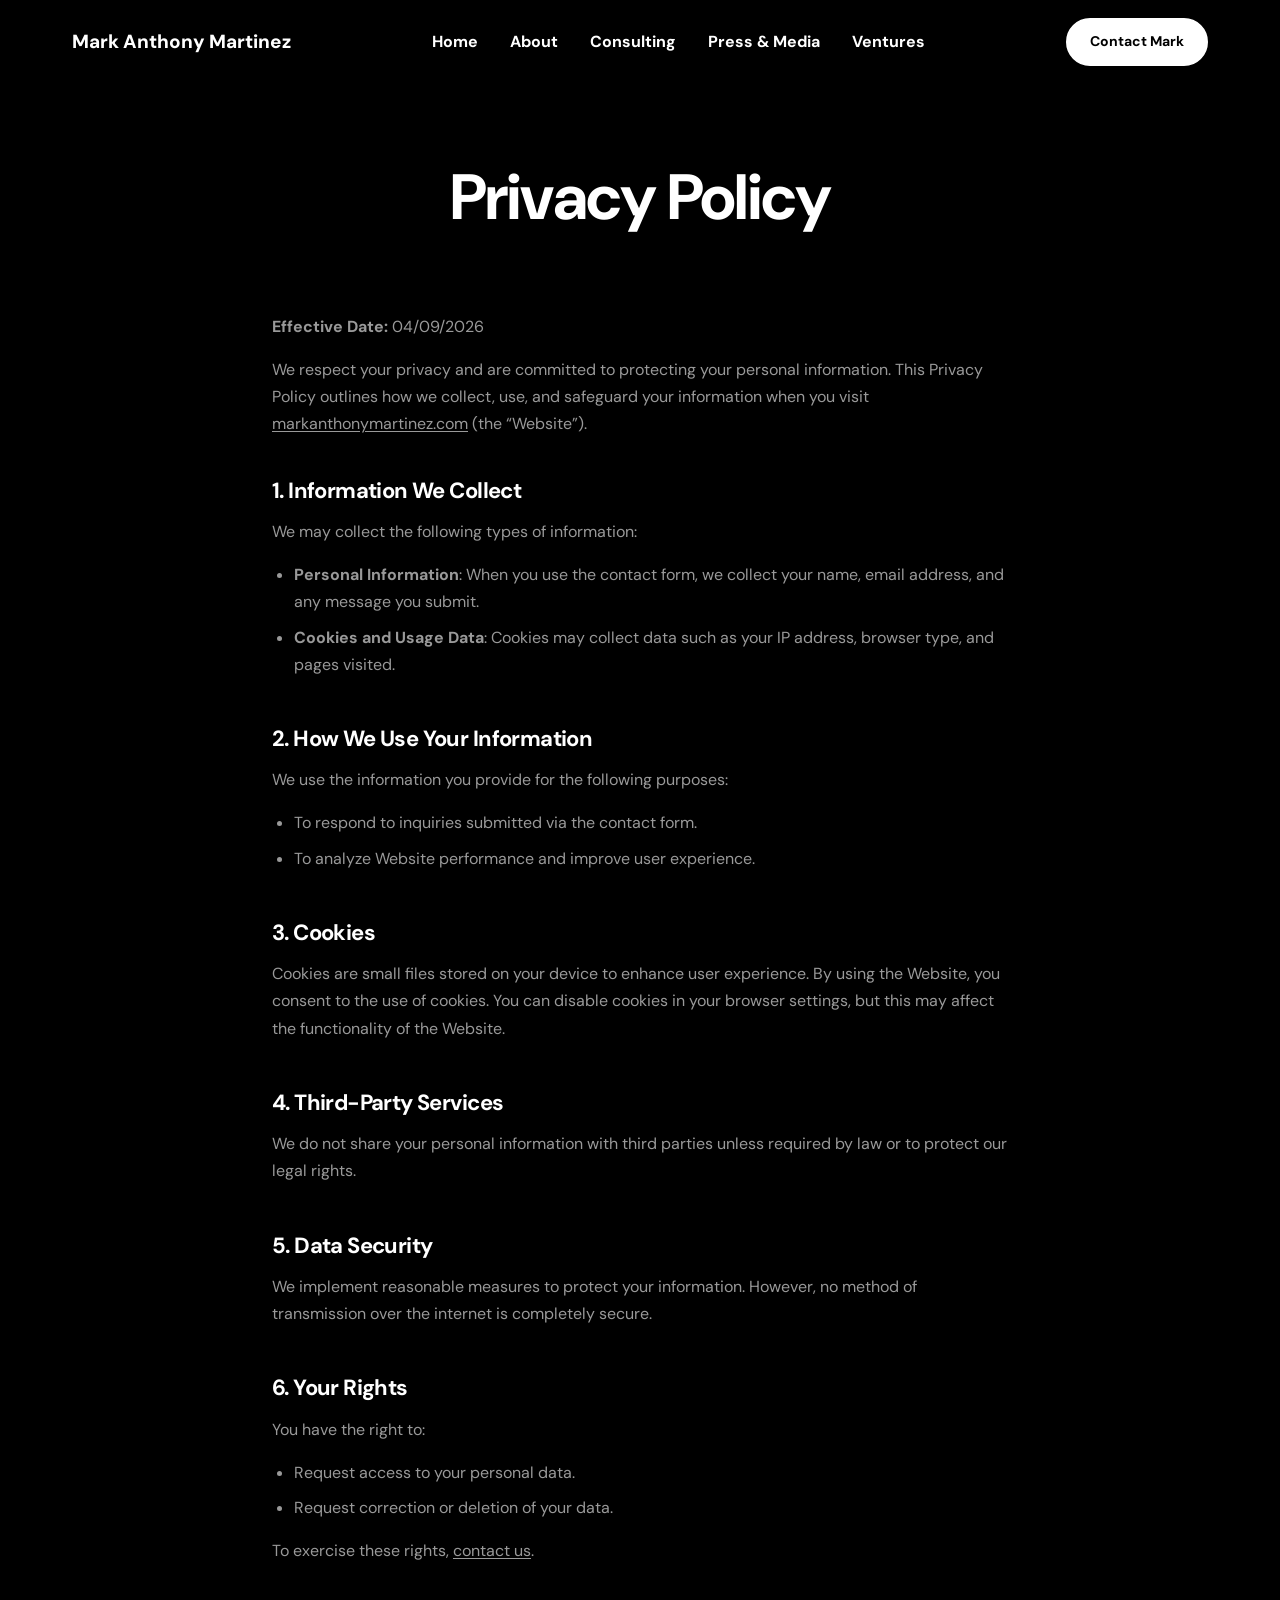
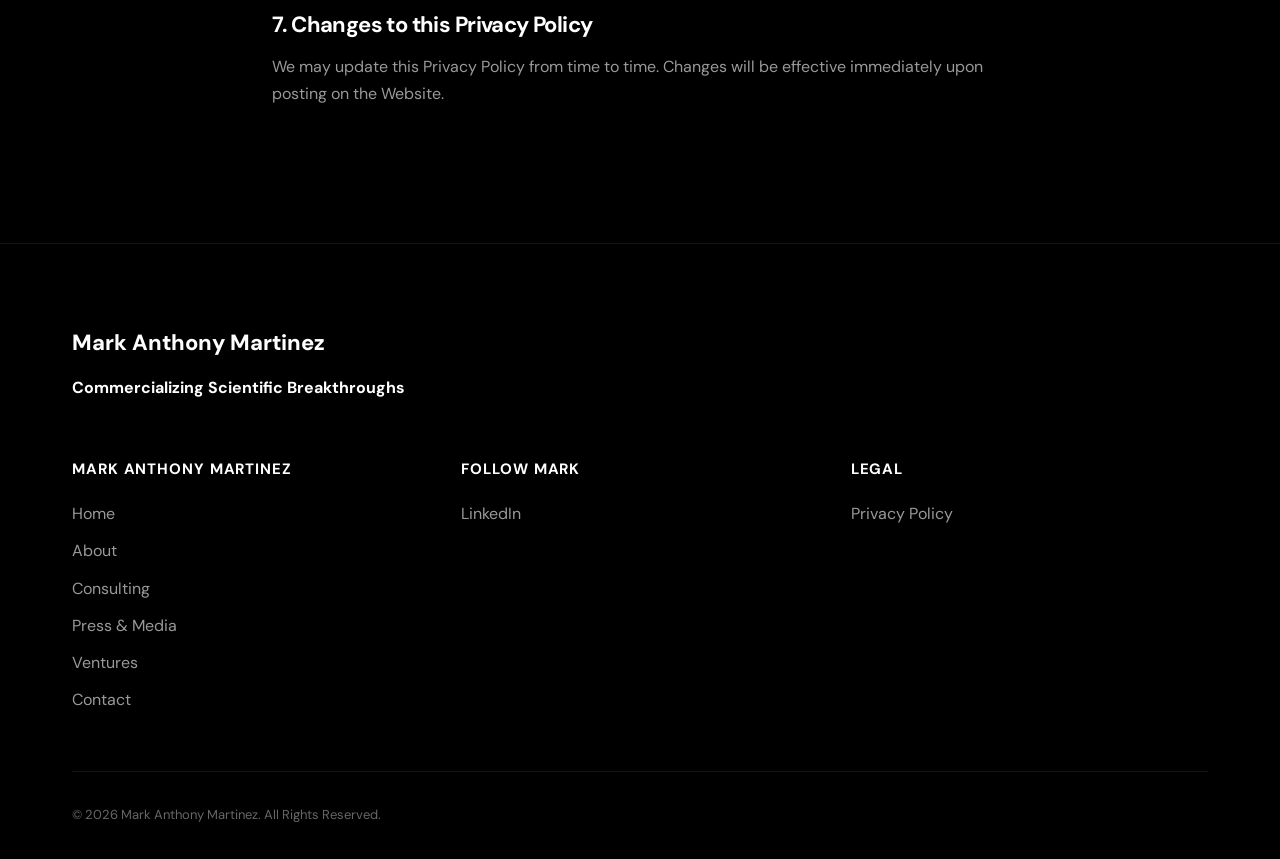
<file: privacy-policy.html>
<!doctype html>
<html lang="en-US">
<head>
<meta charset="UTF-8">
<meta name="viewport" content="width=device-width, initial-scale=1">
<title>Privacy Policy - Mark Anthony Martinez</title>
<meta name="description" content="Privacy Policy for markanthonymartinez.com.">
<link rel="icon" href="assets/images/favicon.png">
<link rel="stylesheet" href="assets/css/style.css">
</head>
<body>

<header class="site-header">
  <div class="wrap header-inner">
    <a href="index.html" class="logo">Mark Anthony Martinez</a>
    <nav class="main-nav">
      <ul>
        <li><a href="index.html">Home</a></li>
        <li><a href="about.html">About</a></li>
        <li><a href="consulting.html">Consulting</a></li>
        <li><a href="press-media.html">Press &amp; Media</a></li>
        <li><a href="ventures.html">Ventures</a></li>
      </ul>
    </nav>
    <a href="contact.html" class="btn btn-outline header-cta">Contact Mark</a>
    <button class="nav-toggle" aria-label="Toggle menu" aria-expanded="false">
      <span></span><span></span><span></span>
    </button>
  </div>
</header>

<main>

  <section class="page-hero">
    <div class="wrap"><h1>Privacy Policy</h1></div>
  </section>

  <section class="page-content legal-content">
    <div class="wrap">
      <p><strong>Effective Date:</strong> 04/09/2026</p>
      <p>We respect your privacy and are committed to protecting your personal information. This Privacy Policy outlines how we collect, use, and safeguard your information when you visit <a href="index.html">markanthonymartinez.com</a> (the &ldquo;Website&rdquo;).</p>

      <h3>1. Information We Collect</h3>
      <p>We may collect the following types of information:</p>
      <ul>
        <li><strong>Personal Information</strong>: When you use the contact form, we collect your name, email address, and any message you submit.</li>
        <li><strong>Cookies and Usage Data</strong>: Cookies may collect data such as your IP address, browser type, and pages visited.</li>
      </ul>

      <h3>2. How We Use Your Information</h3>
      <p>We use the information you provide for the following purposes:</p>
      <ul>
        <li>To respond to inquiries submitted via the contact form.</li>
        <li>To analyze Website performance and improve user experience.</li>
      </ul>

      <h3>3. Cookies</h3>
      <p>Cookies are small files stored on your device to enhance user experience. By using the Website, you consent to the use of cookies. You can disable cookies in your browser settings, but this may affect the functionality of the Website.</p>

      <h3>4. Third-Party Services</h3>
      <p>We do not share your personal information with third parties unless required by law or to protect our legal rights.</p>

      <h3>5. Data Security</h3>
      <p>We implement reasonable measures to protect your information. However, no method of transmission over the internet is completely secure.</p>

      <h3>6. Your Rights</h3>
      <p>You have the right to:</p>
      <ul>
        <li>Request access to your personal data.</li>
        <li>Request correction or deletion of your data.</li>
      </ul>
      <p>To exercise these rights, <a href="contact.html">contact us</a>.</p>

      <h3>7. Changes to this Privacy Policy</h3>
      <p>We may update this Privacy Policy from time to time. Changes will be effective immediately upon posting on the Website.</p>
    </div>
  </section>

</main>

<footer class="site-footer">
  <div class="wrap">
    <div class="footer-top">
      <span class="logo footer-logo">Mark Anthony Martinez</span>
      <p class="footer-tagline"><strong>Commercializing Scientific Breakthroughs</strong></p>
    </div>

    <div class="footer-columns">
      <div class="footer-col">
        <h5>Mark Anthony Martinez</h5>
        <ul>
          <li><a href="index.html">Home</a></li>
          <li><a href="about.html">About</a></li>
          <li><a href="consulting.html">Consulting</a></li>
          <li><a href="press-media.html">Press &amp; Media</a></li>
          <li><a href="ventures.html">Ventures</a></li>
          <li><a href="contact.html">Contact</a></li>
        </ul>
      </div>
      <div class="footer-col">
        <h5>Follow Mark</h5>
        <ul>
          <li><a href="https://www.linkedin.com/in/mark-anthony-martinez-goat/" target="_blank" rel="nofollow noopener">LinkedIn</a></li>
        </ul>
      </div>
      <div class="footer-col">
        <h5>Legal</h5>
        <ul>
          <li><a href="privacy-policy.html" aria-current="page">Privacy Policy</a></li>
        </ul>
      </div>
    </div>

    <p class="copyright">&copy; 2026 Mark Anthony Martinez. All Rights Reserved.</p>
  </div>
</footer>

<script>
  const toggle = document.querySelector('.nav-toggle');
  const nav = document.querySelector('.main-nav');
  toggle.addEventListener('click', () => {
    const open = document.body.classList.toggle('nav-open');
    toggle.setAttribute('aria-expanded', open);
  });

  const header = document.querySelector('.site-header');
  const onScroll = () => {
    header.classList.toggle('scrolled', window.scrollY > 60);
  };
  window.addEventListener('scroll', onScroll, { passive: true });
  onScroll();
</script>
</body>
</html>
</file>
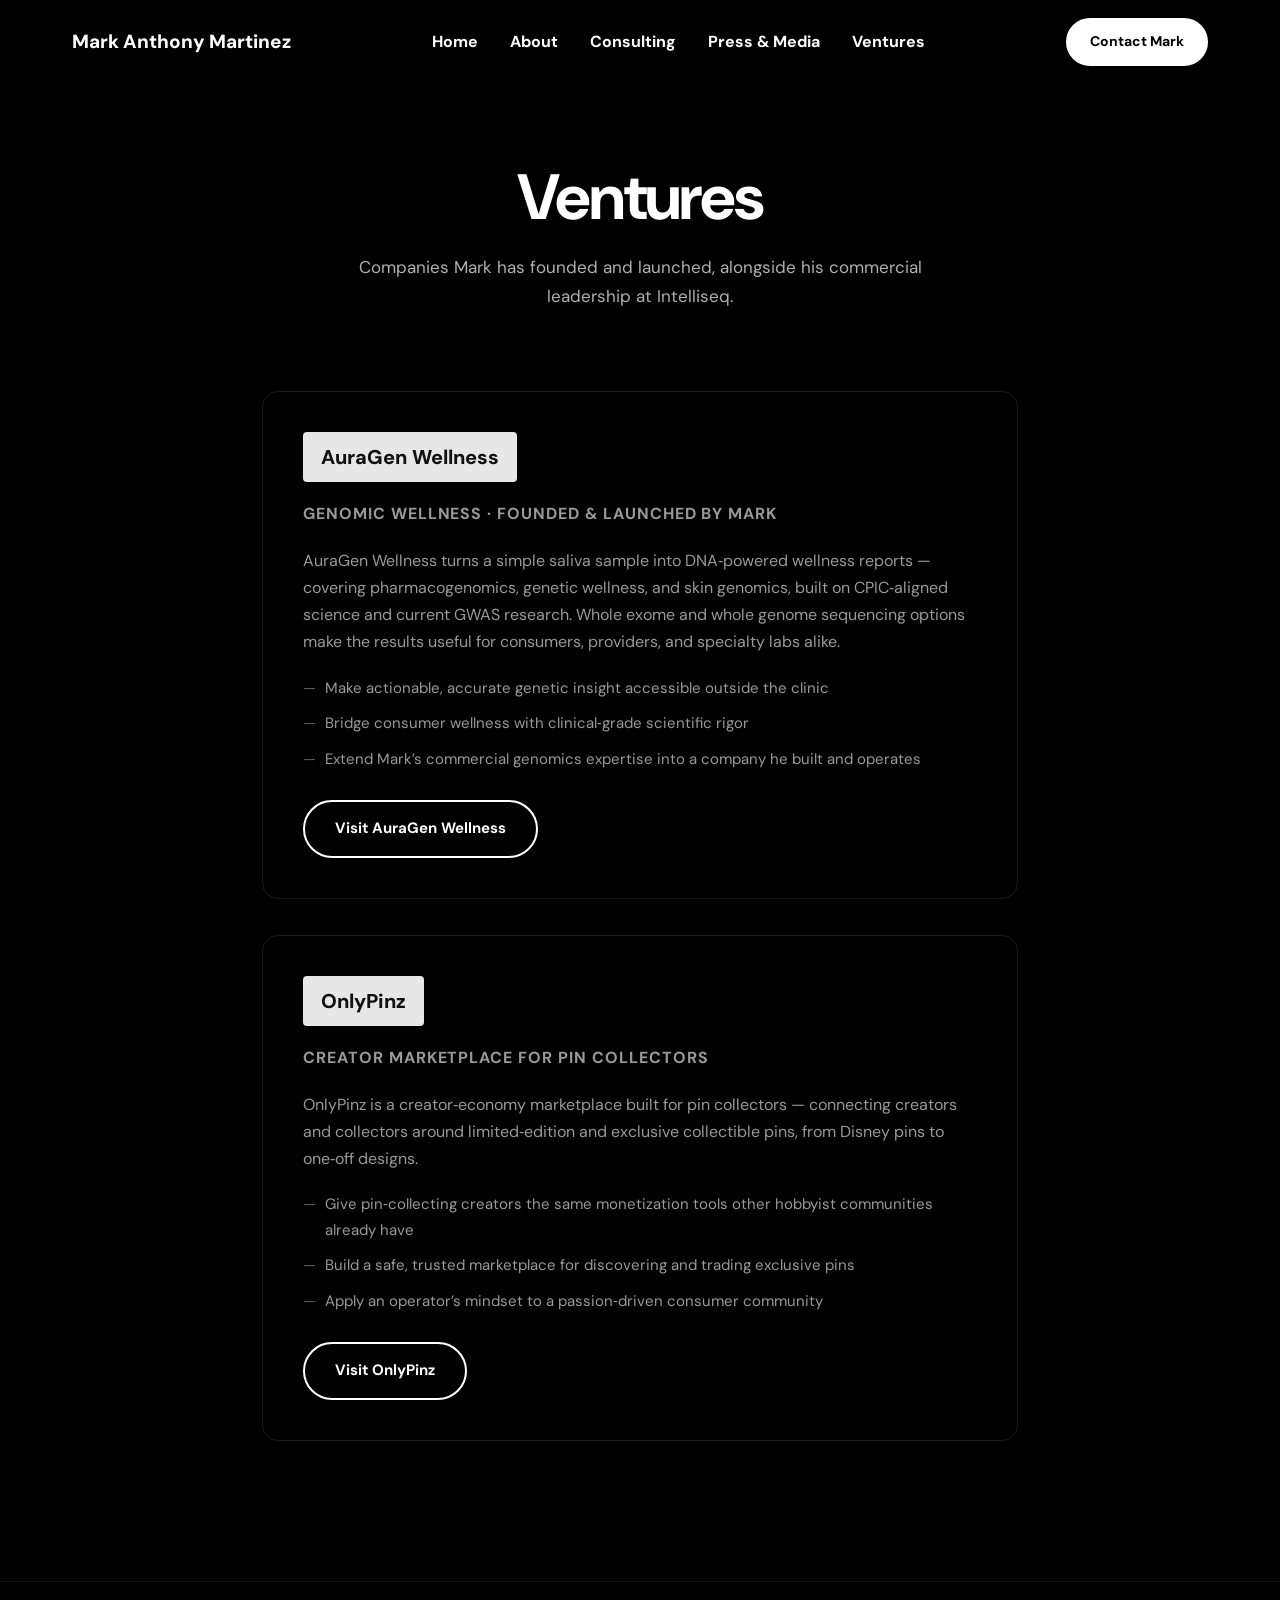
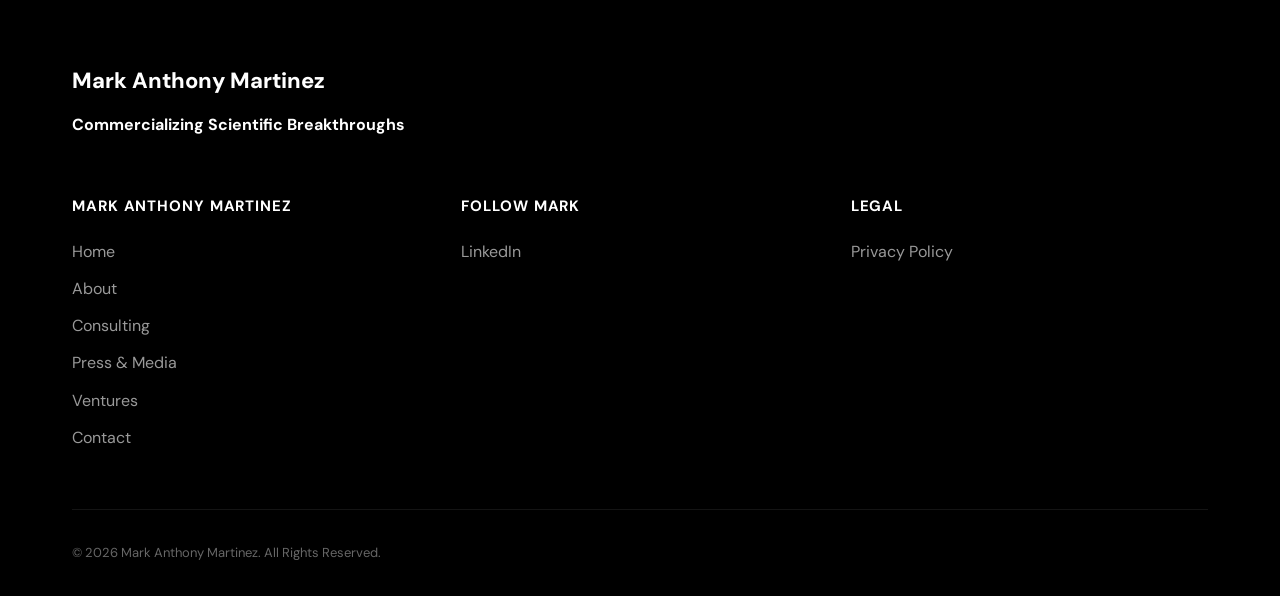
<file: ventures.html>
<!doctype html>
<html lang="en-US">
<head>
<meta charset="UTF-8">
<meta name="viewport" content="width=device-width, initial-scale=1">
<title>Ventures - Mark Anthony Martinez</title>
<meta name="description" content="Companies founded and launched by Mark Anthony Martinez, including AuraGen Wellness (genomic wellness) and OnlyPinz (a creator marketplace for pin collectors).">
<link rel="icon" href="assets/images/favicon.png">
<link rel="stylesheet" href="assets/css/style.css">
</head>
<body>

<header class="site-header">
  <div class="wrap header-inner">
    <a href="index.html" class="logo">Mark Anthony Martinez</a>
    <nav class="main-nav">
      <ul>
        <li><a href="index.html">Home</a></li>
        <li><a href="about.html">About</a></li>
        <li><a href="consulting.html">Consulting</a></li>
        <li><a href="press-media.html">Press &amp; Media</a></li>
        <li><a href="ventures.html" aria-current="page">Ventures</a></li>
      </ul>
    </nav>
    <a href="contact.html" class="btn btn-outline header-cta">Contact Mark</a>
    <button class="nav-toggle" aria-label="Toggle menu" aria-expanded="false">
      <span></span><span></span><span></span>
    </button>
  </div>
</header>

<main>

  <section class="page-hero">
    <div class="wrap">
      <h1>Ventures</h1>
      <p class="page-hero-sub">Companies Mark has founded and launched, alongside his commercial leadership at Intelliseq.</p>
    </div>
  </section>

  <section class="venture-list">
    <div class="wrap">

      <article class="venture-card">
        <span class="wordmark-chip">AuraGen Wellness</span>
        <p class="venture-tagline">Genomic Wellness &middot; Founded &amp; Launched by Mark</p>
        <p>AuraGen Wellness turns a simple saliva sample into DNA&#8209;powered wellness reports &mdash; covering pharmacogenomics, genetic wellness, and skin genomics, built on CPIC&#8209;aligned science and current GWAS research. Whole exome and whole genome sequencing options make the results useful for consumers, providers, and specialty labs alike.</p>
        <ul class="venture-goals">
          <li>Make actionable, accurate genetic insight accessible outside the clinic</li>
          <li>Bridge consumer wellness with clinical&#8209;grade scientific rigor</li>
          <li>Extend Mark&rsquo;s commercial genomics expertise into a company he built and operates</li>
        </ul>
        <a class="btn btn-outline" href="https://auragenwellness.com/" target="_blank" rel="noopener">Visit AuraGen Wellness</a>
      </article>

      <article class="venture-card">
        <span class="wordmark-chip">OnlyPinz</span>
        <p class="venture-tagline">Creator Marketplace for Pin Collectors</p>
        <p>OnlyPinz is a creator&#8209;economy marketplace built for pin collectors &mdash; connecting creators and collectors around limited&#8209;edition and exclusive collectible pins, from Disney pins to one&#8209;off designs.</p>
        <ul class="venture-goals">
          <li>Give pin&#8209;collecting creators the same monetization tools other hobbyist communities already have</li>
          <li>Build a safe, trusted marketplace for discovering and trading exclusive pins</li>
          <li>Apply an operator&rsquo;s mindset to a passion&#8209;driven consumer community</li>
        </ul>
        <a class="btn btn-outline" href="https://www.onlypinz.com/" target="_blank" rel="noopener">Visit OnlyPinz</a>
      </article>

    </div>
  </section>

</main>

<footer class="site-footer">
  <div class="wrap">
    <div class="footer-top">
      <span class="logo footer-logo">Mark Anthony Martinez</span>
      <p class="footer-tagline"><strong>Commercializing Scientific Breakthroughs</strong></p>
    </div>

    <div class="footer-columns">
      <div class="footer-col">
        <h5>Mark Anthony Martinez</h5>
        <ul>
          <li><a href="index.html">Home</a></li>
          <li><a href="about.html">About</a></li>
          <li><a href="consulting.html">Consulting</a></li>
          <li><a href="press-media.html">Press &amp; Media</a></li>
          <li><a href="ventures.html">Ventures</a></li>
          <li><a href="contact.html">Contact</a></li>
        </ul>
      </div>
      <div class="footer-col">
        <h5>Follow Mark</h5>
        <ul>
          <li><a href="https://www.linkedin.com/in/mark-anthony-martinez-goat/" target="_blank" rel="nofollow noopener">LinkedIn</a></li>
        </ul>
      </div>
      <div class="footer-col">
        <h5>Legal</h5>
        <ul>
          <li><a href="privacy-policy.html">Privacy Policy</a></li>
        </ul>
      </div>
    </div>

    <p class="copyright">&copy; 2026 Mark Anthony Martinez. All Rights Reserved.</p>
  </div>
</footer>

<script>
  const toggle = document.querySelector('.nav-toggle');
  const nav = document.querySelector('.main-nav');
  toggle.addEventListener('click', () => {
    const open = document.body.classList.toggle('nav-open');
    toggle.setAttribute('aria-expanded', open);
  });

  const header = document.querySelector('.site-header');
  const onScroll = () => {
    header.classList.toggle('scrolled', window.scrollY > 60);
  };
  window.addEventListener('scroll', onScroll, { passive: true });
  onScroll();
</script>
</body>
</html>
</file>
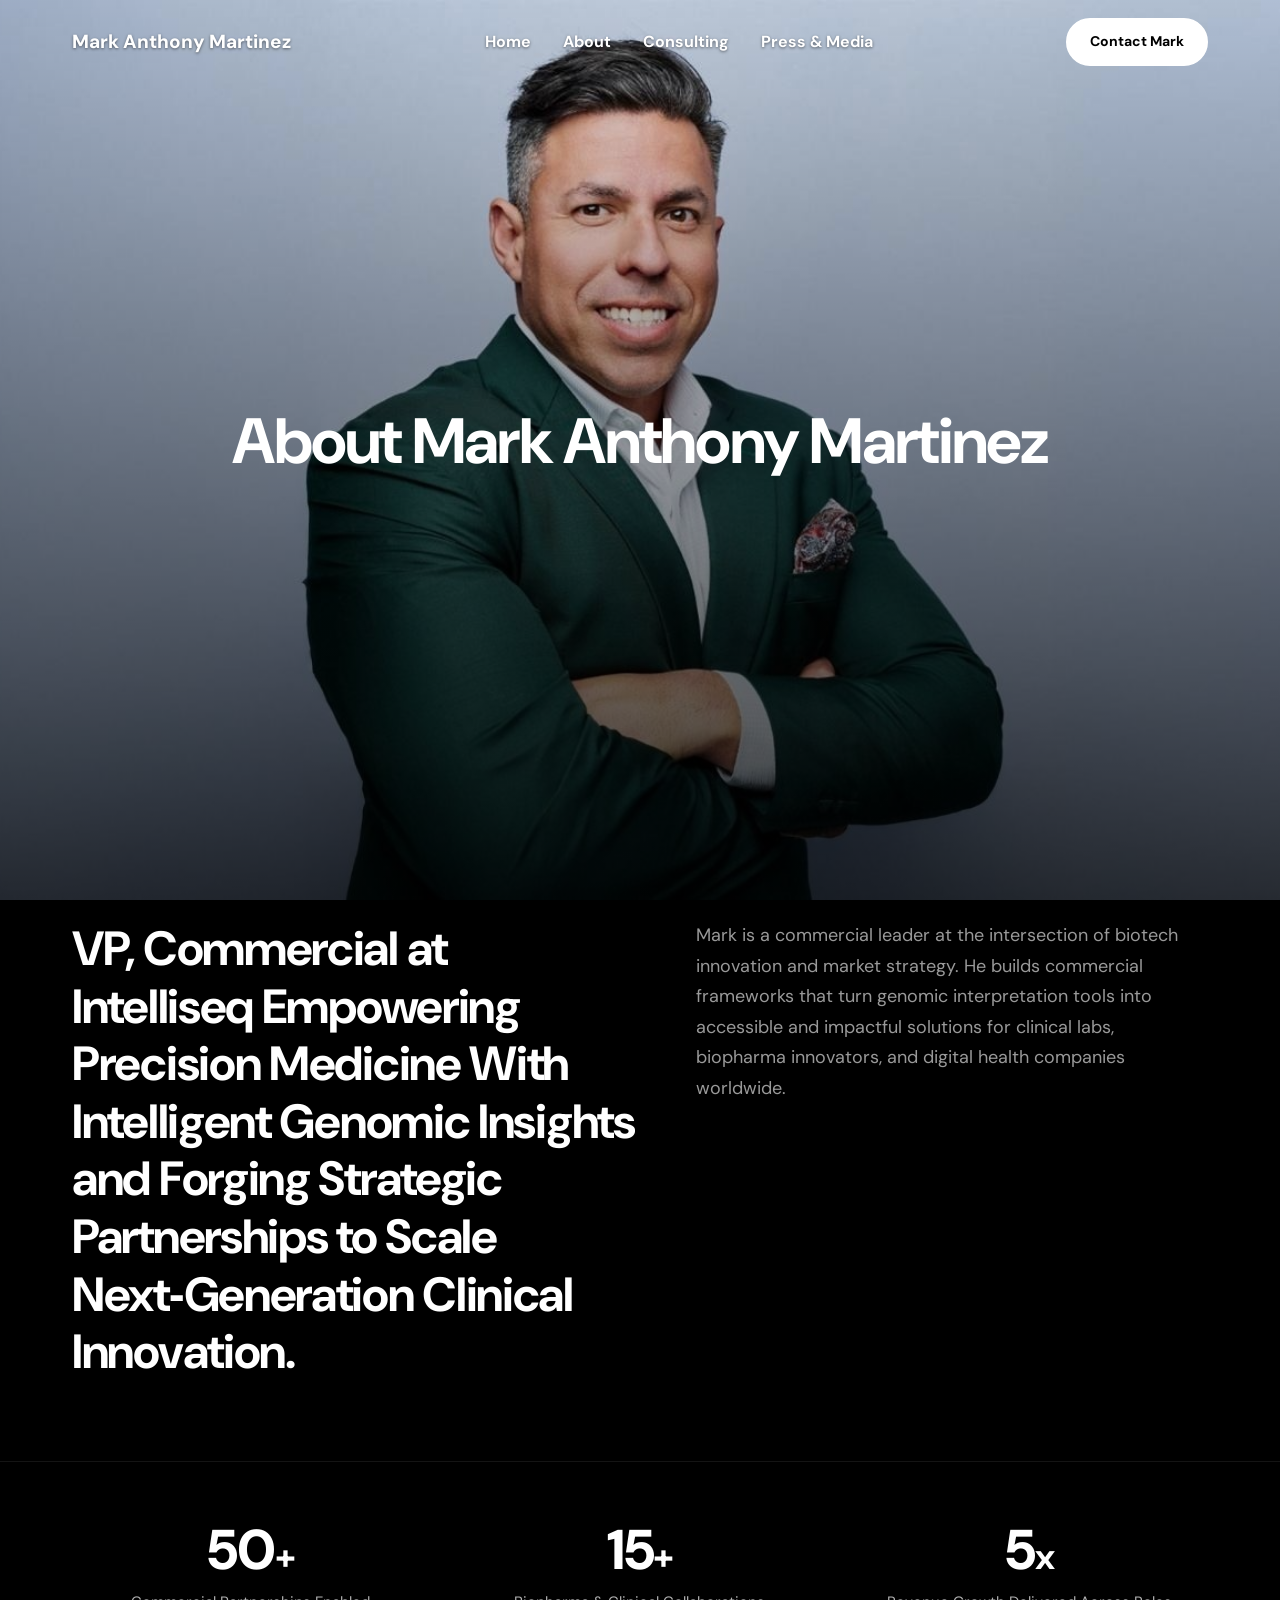
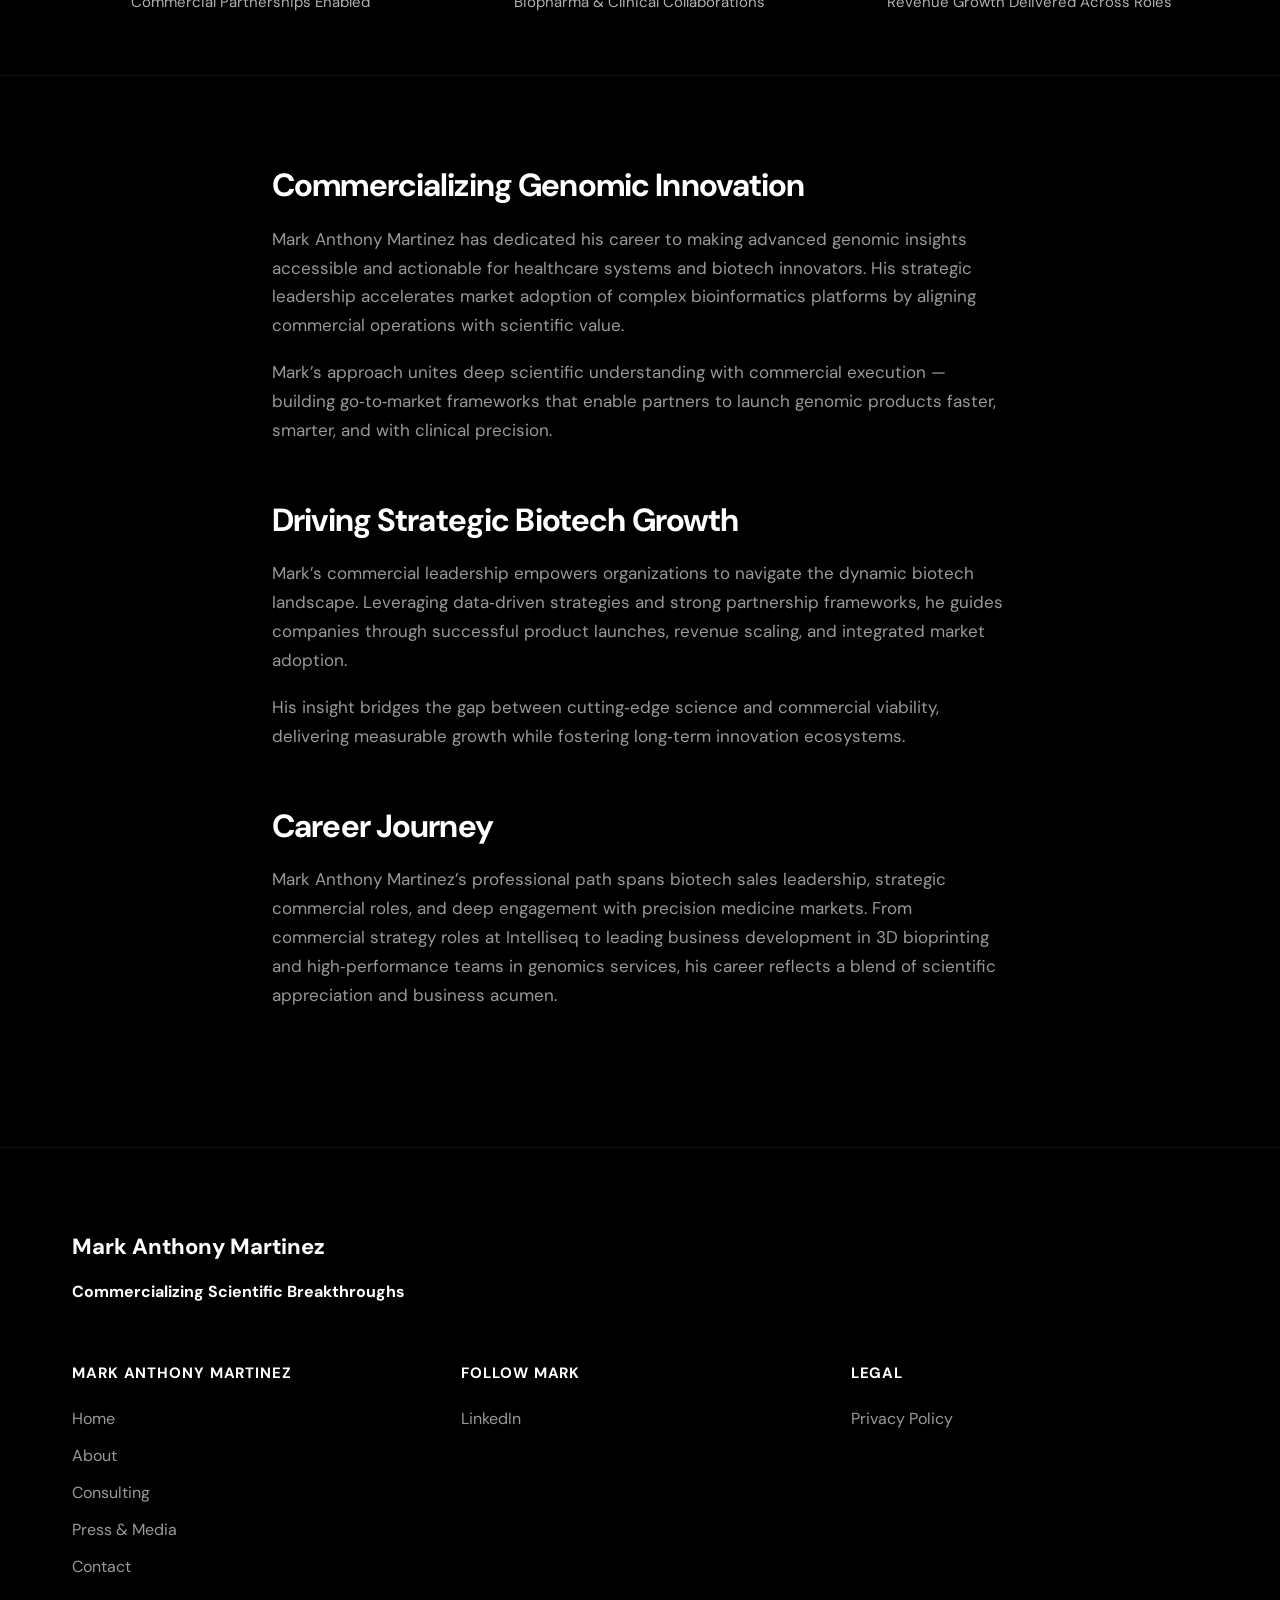
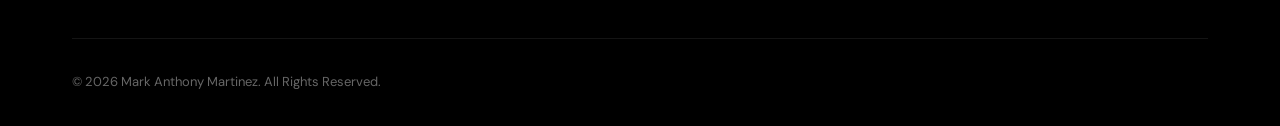
<file: mark-site/about.html>
<!doctype html>
<html lang="en-US">
<head>
<meta charset="UTF-8">
<meta name="viewport" content="width=device-width, initial-scale=1">
<title>About - Mark Anthony Martinez</title>
<meta name="description" content="VP, Commercial at Intelliseq empowering precision medicine with intelligent genomic insights and forging strategic partnerships to scale next-generation clinical innovation.">
<link rel="icon" href="assets/images/favicon.png">
<link rel="stylesheet" href="assets/css/style.css">
</head>
<body>

<header class="site-header">
  <div class="wrap header-inner">
    <a href="index.html" class="logo">Mark Anthony Martinez</a>
    <nav class="main-nav">
      <ul>
        <li><a href="index.html">Home</a></li>
        <li><a href="about.html" aria-current="page">About</a></li>
        <li><a href="consulting.html">Consulting</a></li>
        <li><a href="press-media.html">Press &amp; Media</a></li>
      </ul>
    </nav>
    <a href="contact.html" class="btn btn-outline header-cta">Contact Mark</a>
    <button class="nav-toggle" aria-label="Toggle menu" aria-expanded="false">
      <span></span><span></span><span></span>
    </button>
  </div>
</header>

<main>

  <section class="hero subpage-hero">
    <div class="hero-bg" style="background-image:url('assets/images/mark-anthony-header.jpg')"></div>
    <div class="hero-overlay"></div>
    <div class="wrap hero-inner">
      <h1>About Mark Anthony Martinez</h1>
    </div>
  </section>

  <section class="about-lead">
    <div class="wrap about-lead-grid">
      <h2>VP, Commercial at Intelliseq Empowering Precision Medicine With Intelligent Genomic Insights and Forging Strategic Partnerships to Scale Next&#8209;Generation Clinical Innovation.</h2>
      <p>Mark is a commercial leader at the intersection of biotech innovation and market strategy. He builds commercial frameworks that turn genomic interpretation tools into accessible and impactful solutions for clinical labs, biopharma innovators, and digital health companies worldwide.</p>
    </div>
  </section>

  <section class="stats">
    <div class="wrap stats-grid">
      <div class="stat">
        <div class="stat-number">50<span>+</span></div>
        <div class="stat-label">Commercial Partnerships Enabled</div>
      </div>
      <div class="stat">
        <div class="stat-number">15<span>+</span></div>
        <div class="stat-label">Biopharma &amp; Clinical Collaborations</div>
      </div>
      <div class="stat">
        <div class="stat-number">5<span>x</span></div>
        <div class="stat-label">Revenue Growth Delivered Across Roles</div>
      </div>
    </div>
  </section>

  <section class="about-body">
    <div class="wrap">
      <h2>Commercializing Genomic Innovation</h2>
      <p>Mark Anthony Martinez has dedicated his career to making advanced genomic insights accessible and actionable for healthcare systems and biotech innovators. His strategic leadership accelerates market adoption of complex bioinformatics platforms by aligning commercial operations with scientific value.</p>
      <p>Mark&rsquo;s approach unites deep scientific understanding with commercial execution &mdash; building go&#8209;to&#8209;market frameworks that enable partners to launch genomic products faster, smarter, and with clinical precision.</p>

      <h2>Driving Strategic Biotech Growth</h2>
      <p>Mark&rsquo;s commercial leadership empowers organizations to navigate the dynamic biotech landscape. Leveraging data&#8209;driven strategies and strong partnership frameworks, he guides companies through successful product launches, revenue scaling, and integrated market adoption.</p>
      <p>His insight bridges the gap between cutting&#8209;edge science and commercial viability, delivering measurable growth while fostering long&#8209;term innovation ecosystems.</p>

      <h2>Career Journey</h2>
      <p>Mark Anthony Martinez&rsquo;s professional path spans biotech sales leadership, strategic commercial roles, and deep engagement with precision medicine markets. From commercial strategy roles at Intelliseq to leading business development in 3D bioprinting and high&#8209;performance teams in genomics services, his career reflects a blend of scientific appreciation and business acumen.</p>
    </div>
  </section>

</main>

<footer class="site-footer">
  <div class="wrap">
    <div class="footer-top">
      <span class="logo footer-logo">Mark Anthony Martinez</span>
      <p class="footer-tagline"><strong>Commercializing Scientific Breakthroughs</strong></p>
    </div>

    <div class="footer-columns">
      <div class="footer-col">
        <h5>Mark Anthony Martinez</h5>
        <ul>
          <li><a href="index.html">Home</a></li>
          <li><a href="about.html">About</a></li>
          <li><a href="consulting.html">Consulting</a></li>
          <li><a href="press-media.html">Press &amp; Media</a></li>
          <li><a href="contact.html">Contact</a></li>
        </ul>
      </div>
      <div class="footer-col">
        <h5>Follow Mark</h5>
        <ul>
          <li><a href="https://www.linkedin.com/in/mark-anthony-martinez-goat/" target="_blank" rel="nofollow noopener">LinkedIn</a></li>
        </ul>
      </div>
      <div class="footer-col">
        <h5>Legal</h5>
        <ul>
          <li><a href="privacy-policy.html">Privacy Policy</a></li>
        </ul>
      </div>
    </div>

    <p class="copyright">&copy; 2026 Mark Anthony Martinez. All Rights Reserved.</p>
  </div>
</footer>

<script>
  const toggle = document.querySelector('.nav-toggle');
  const nav = document.querySelector('.main-nav');
  toggle.addEventListener('click', () => {
    const open = document.body.classList.toggle('nav-open');
    toggle.setAttribute('aria-expanded', open);
  });

  const header = document.querySelector('.site-header');
  const onScroll = () => {
    header.classList.toggle('scrolled', window.scrollY > 60);
  };
  window.addEventListener('scroll', onScroll, { passive: true });
  onScroll();
</script>
</body>
</html>
</file>
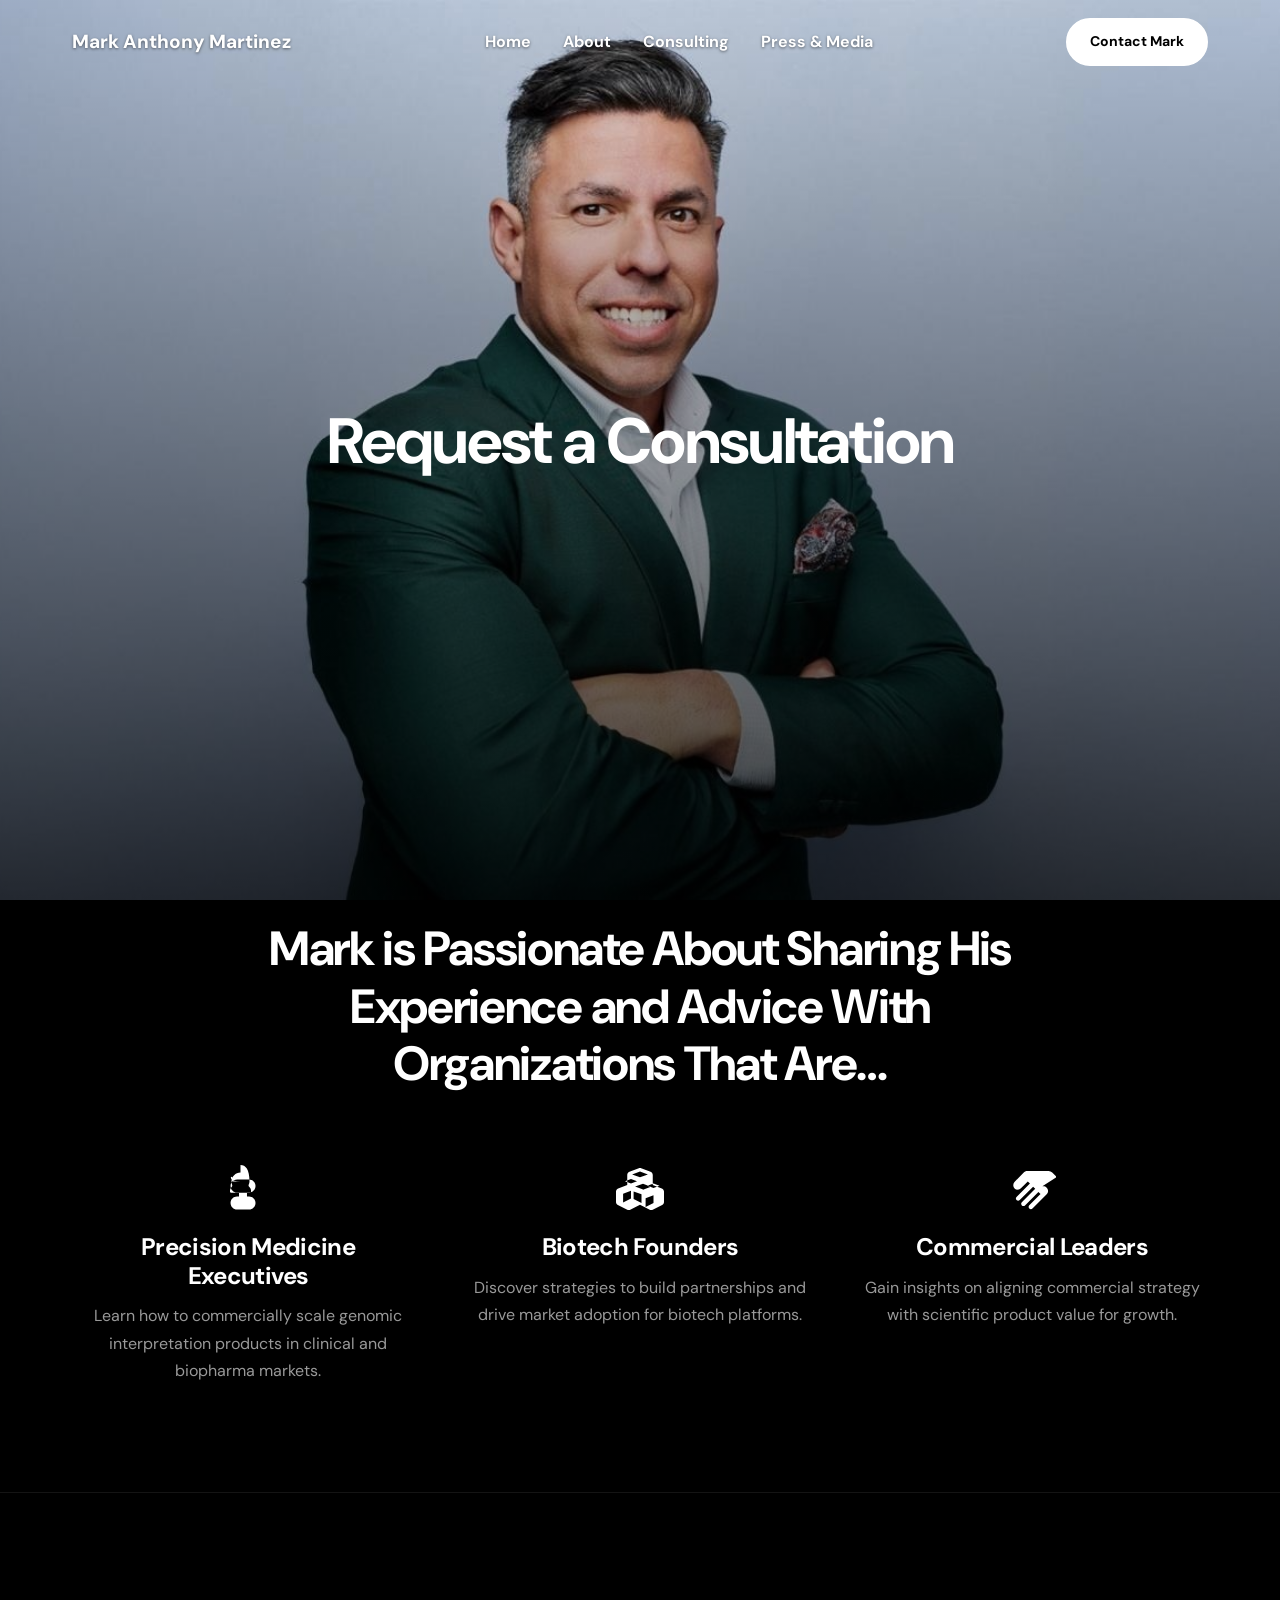
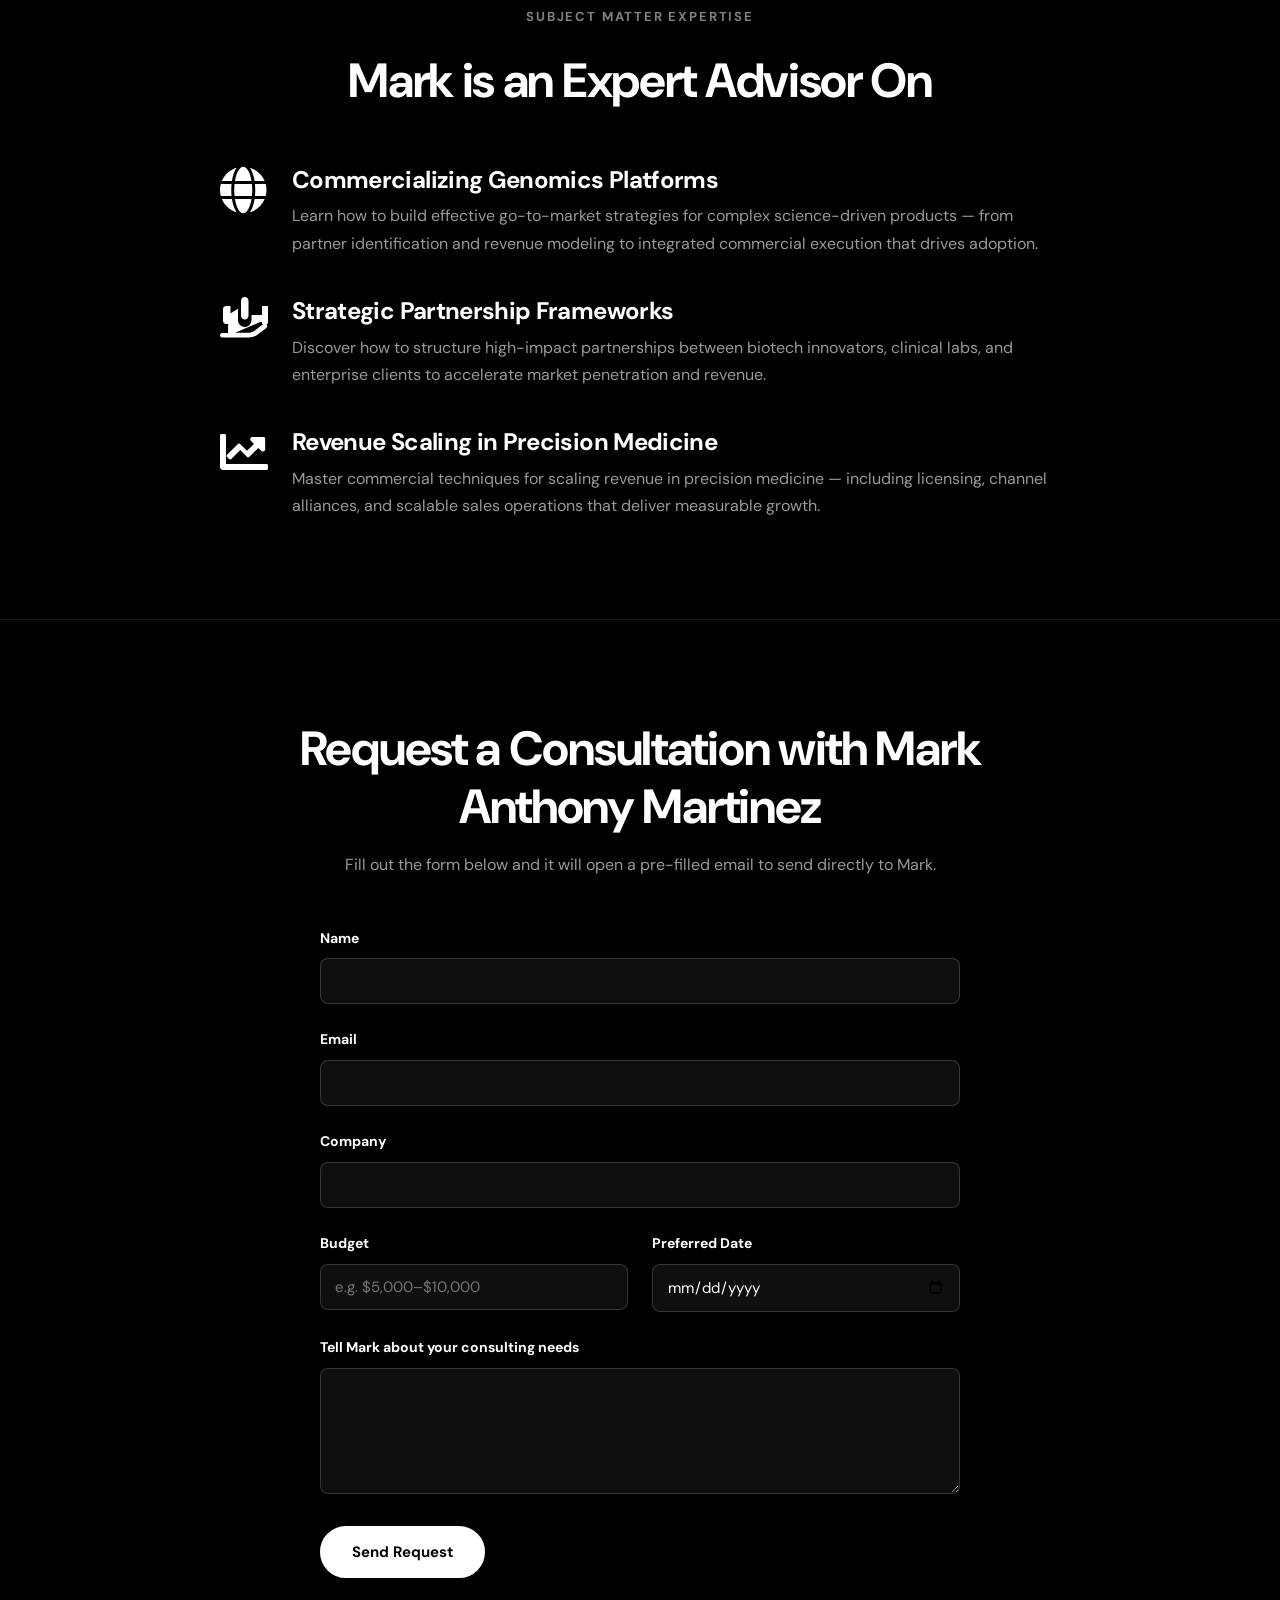
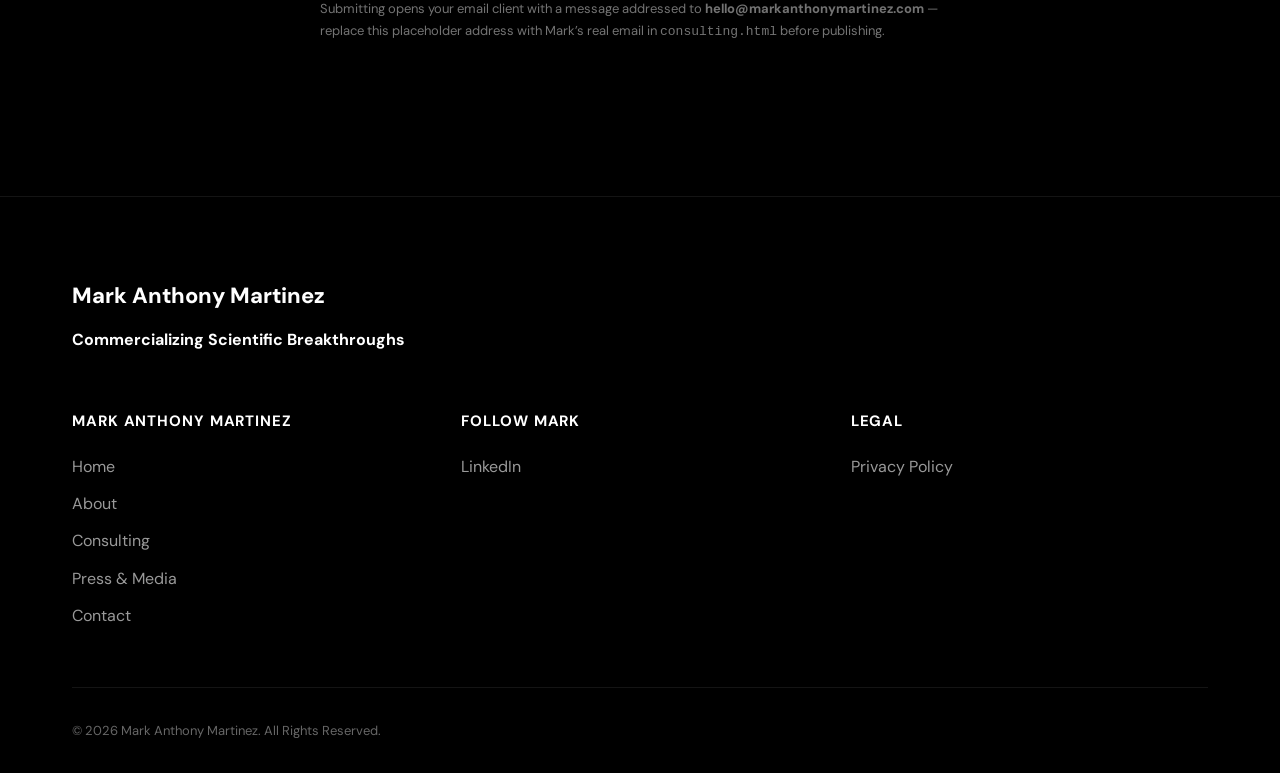
<file: mark-site/consulting.html>
<!doctype html>
<html lang="en-US">
<head>
<meta charset="UTF-8">
<meta name="viewport" content="width=device-width, initial-scale=1">
<title>Consulting - Mark Anthony Martinez</title>
<meta name="description" content="Request a consultation with Mark Anthony Martinez on commercializing genomics platforms, strategic partnerships, and revenue scaling in precision medicine.">
<link rel="icon" href="assets/images/favicon.png">
<link rel="stylesheet" href="assets/css/style.css">
</head>
<body>

<header class="site-header">
  <div class="wrap header-inner">
    <a href="index.html" class="logo">Mark Anthony Martinez</a>
    <nav class="main-nav">
      <ul>
        <li><a href="index.html">Home</a></li>
        <li><a href="about.html">About</a></li>
        <li><a href="consulting.html" aria-current="page">Consulting</a></li>
        <li><a href="press-media.html">Press &amp; Media</a></li>
      </ul>
    </nav>
    <a href="contact.html" class="btn btn-outline header-cta">Contact Mark</a>
    <button class="nav-toggle" aria-label="Toggle menu" aria-expanded="false">
      <span></span><span></span><span></span>
    </button>
  </div>
</header>

<main>

  <section class="hero subpage-hero">
    <div class="hero-bg" style="background-image:url('assets/images/mark-anthony-header.jpg')"></div>
    <div class="hero-overlay"></div>
    <div class="wrap hero-inner">
      <h1>Request a Consultation</h1>
    </div>
  </section>

  <section class="intro">
    <div class="wrap">
      <h2 style="max-width:820px; margin-left:auto; margin-right:auto;">Mark is Passionate About Sharing His Experience and Advice With Organizations That Are&hellip;</h2>
      <div class="feature-grid audience-grid">
        <div class="feature-card">
          <span class="feature-icon"><svg viewBox="0 0 512 512"><path d="M176 80c-52.94 0-96 43.06-96 96 0 12.25 2.353 23.93 6.616 34.72 3.256 8.259 1.44 17.63-4.862 23.9l-4.7 4.699C69.28 247.1 64 259.8 64 273.1V286.1C64 291.6 68.35 296 73.85 296H278.2C283.7 296 288 291.6 288 286.1V273.1C288 259.8 282.7 247.1 273 237.3L268.2 232.6C261.1 226.3 260.1 216.1 264.3 208.7C268.6 197.9 272 186.2 272 176C272 43.06 228.9 0 176 0M96 176C96 61.75 8.25 176 176 176M336 224C336 262.6 305.6 293.5 267 293.5H245V336H267C305.6 336 336 366.9 336 405.5C336 444.1 305.6 475 267 475H139C100.4 475 69.99 444.1 69.99 405.5C69.99 366.9 100.4 336 139 336H160V293.5H139C100.4 293.5 69.99 262.6 69.99 224C69.99 185.4 100.4 154.5 139 154.5H267C305.6 154.5 336 185.4 336 224Z"/></svg></span>
          <h3>Precision Medicine Executives</h3>
          <p>Learn how to commercially scale genomic interpretation products in clinical and biopharma markets.</p>
        </div>
        <div class="feature-card">
          <span class="feature-icon"><svg viewBox="0 0 512 512"><path d="M488.6 250.2L392 214V105.5c0-15-9.3-28.4-23.4-33.7l-100-37.5c-8.1-3.1-17.1-3.1-25.3 0l-100 37.5c-14.1 5.3-23.4 18.7-23.4 33.7V214l-96.6 36.2C9.3 255.5 0 268.9 0 283.9V394c0 13.6 7.7 26.1 19.9 32.2l100 50c10.1 5.1 22.1 5.1 32.2 0l103.9-52 103.9 52c10.1 5.1 22.1 5.1 32.2 0l100-50c12.2-6.1 19.9-18.6 19.9-32.2V283.9c0-15-9.3-28.4-23.4-33.7zM256 68.4l84.2 31.6-84.2 31.6-84.2-31.6L256 68.4zm-96 288.4l-84.2 42.1v-91.5l84.2-31.6v81zm0-160l-64.2-24 64.2-24 64.2 24-64.2 24zm112 208l-84.2-42.1v-81l84.2 31.6v91.5zm16-142.7l-84.2-31.6L288 199.9l84.2 31.6-84.2 31.6zm112 142.7l-84.2 42.1v-91.5l84.2-31.6v81zm0-160l-64.2-24 64.2-24 64.2 24-64.2 24z"/></svg></span>
          <h3>Biotech Founders</h3>
          <p>Discover strategies to build partnerships and drive market adoption for biotech platforms.</p>
        </div>
        <div class="feature-card">
          <span class="feature-icon"><svg viewBox="0 0 512 512"><path d="M519.2 127.9l-47.6-47.6A56.252 56.252 0 0 0 432 64H205.2c-15.1 0-29.5 6.4-39.6 17.5L69.3 180.5C60.5 190 56 202.4 56 215.2c0 26.1 21.9 47.9 48 47.9 12.5 0 24.9-4.9 34-14.3l73.3-73.9 22.6 22.6-142.9 142.9c-9.4 9.4-9.4 24.6 0 33.9 9.4 9.4 24.6 9.4 33.9 0l142.9-142.9 22.6 22.6-142.9 142.9c-9.4 9.4-9.4 24.6 0 33.9 9.4 9.4 24.6 9.4 33.9 0l142.9-142.9 22.6 22.6-119.9 119.9c-9.4 9.4-9.4 24.6 0 33.9 9.4 9.4 24.6 9.4 33.9 0l151.8-151.8c19.6-19.6 19.6-51.4 0-71-19.6-19.6-51.4-19.6-71 0z"/></svg></span>
          <h3>Commercial Leaders</h3>
          <p>Gain insights on aligning commercial strategy with scientific product value for growth.</p>
        </div>
      </div>
    </div>
  </section>

  <section class="quote-section expertise-section">
    <div class="wrap" style="text-align:left;">
      <p class="eyebrow" style="text-align:center;">Subject Matter Expertise</p>
      <h2 style="text-align:center; max-width:820px; margin-left:auto; margin-right:auto;">Mark is an Expert Advisor On</h2>
      <div class="expertise-list">
        <div class="expertise-item">
          <span class="feature-icon"><svg viewBox="0 0 512 512"><path d="M336.5 160C322 70.7 287.8 8 248 8s-74 62.7-88.5 152h177zM152 256c0 22.2 1.2 43.5 3.3 64h185.3c2.1-20.5 3.3-41.8 3.3-64s-1.2-43.5-3.3-64H155.3c-2.1 20.5-3.3 41.8-3.3 64zm324.7-96c-28.6-67.9-86.5-120.4-158-141.6 24.4 33.8 41.2 84.7 50 141.6h108zM177.2 18.4C105.8 39.6 47.8 92.1 19.3 160h108c8.7-56.9 25.5-107.8 49.9-141.6zM487.4 192H372.7c2.1 21 3.3 42.5 3.3 64s-1.2 43-3.3 64h114.6c5.5-20.5 8.6-41.9 8.6-64s-3.1-43.5-8.5-64zM120 256c0-21.5 1.2-43 3.3-64H8.6C3.2 212.5 0 233.9 0 256s3.2 43.5 8.6 64h114.6c-2-21-3.2-42.5-3.2-64zm39.5 96c14.5 89.3 48.7 152 88.5 152s74-62.7 88.5-152h-177zm159.3 141.6c71.4-21.2 129.4-73.7 158-141.6h-108c-8.8 56.9-25.6 107.8-50 141.6zM19.3 352c28.6 67.9 86.5 120.4 158 141.6-24.4-33.8-41.2-84.7-50-141.6h-108z"/></svg></span>
          <div>
            <h3>Commercializing Genomics Platforms</h3>
            <p>Learn how to build effective go-to-market strategies for complex science-driven products &mdash; from partner identification and revenue modeling to integrated commercial execution that drives adoption.</p>
          </div>
        </div>
        <div class="expertise-item">
          <span class="feature-icon"><svg viewBox="0 0 512 512"><path d="M488 192H336v56c0 39.7-32.3 72-72 72s-72-32.3-72-72V126.4l-64.9 39c-25.1 15.1-40.6 42.3-40.6 71.7L86 384H24c-13.3 0-24 10.7-24 24s10.7 24 24 24h286.5c30.4 0 60-9.8 84.3-28l99.2-74.4c11.4-8.5 13.7-24.6 5.2-36-8.5-11.4-24.6-13.7-36-5.2l-99.2 74.4c-15.7 11.8-34.9 18.2-54.5 18.2H175.8c-3.5 0-6.9-.3-10.2-.9 3.3-.7 6.6-1.7 9.7-3.1L488 240v-48zM64 96c-17.7 0-32 14.3-32 32v128c0 17.7 14.3 32 32 32h48V96H64zm384 192h48c17.7 0 32-14.3 32-32V128c0-17.7-14.3-32-32-32h-48v192zM264 240c22.1 0 40-17.9 40-40V40c0-22.1-17.9-40-40-40s-40 17.9-40 40v160c0 22.1 17.9 40 40 40z"/></svg></span>
          <div>
            <h3>Strategic Partnership Frameworks</h3>
            <p>Discover how to structure high-impact partnerships between biotech innovators, clinical labs, and enterprise clients to accelerate market penetration and revenue.</p>
          </div>
        </div>
        <div class="expertise-item">
          <span class="feature-icon"><svg viewBox="0 0 512 512"><path d="M496 384H64V80c0-8.84-7.16-16-16-16H16C7.16 64 0 71.16 0 80v336c0 17.67 14.33 32 32 32h464c8.84 0 16-7.16 16-16v-32c0-8.84-7.16-16-16-16zM464 96H345.94c-21.38 0-32.09 25.85-16.97 40.97l32.4 32.4L288 242.75l-73.37-73.37c-6.25-6.25-16.38-6.25-22.63 0l-116.68 116.7c-6.25 6.25-6.25 16.38 0 22.63l22.63 22.63c6.25 6.25 16.38 6.25 22.63 0L216 235.25l73.37 73.37c6.25 6.25 16.38 6.25 22.63 0l96.4-96.4 32.4 32.4c15.12 15.12 40.97 4.41 40.97-16.97V112c0-8.84-7.16-16-16-16z"/></svg></span>
          <div>
            <h3>Revenue Scaling in Precision Medicine</h3>
            <p>Master commercial techniques for scaling revenue in precision medicine &mdash; including licensing, channel alliances, and scalable sales operations that deliver measurable growth.</p>
          </div>
        </div>
      </div>
    </div>
  </section>

  <section class="consulting-form-section">
    <div class="wrap">
      <h2 style="text-align:center; max-width:720px; margin:0 auto 16px;">Request a Consultation with Mark Anthony Martinez</h2>
      <p style="text-align:center; max-width:640px; margin:0 auto 48px; color:var(--text-body);">Fill out the form below and it will open a pre-filled email to send directly to Mark.</p>

      <form class="consult-form" id="consult-form">
        <div class="form-row">
          <label for="c-name">Name</label>
          <input type="text" id="c-name" name="name" required>
        </div>
        <div class="form-row">
          <label for="c-email">Email</label>
          <input type="email" id="c-email" name="email" required>
        </div>
        <div class="form-row">
          <label for="c-company">Company</label>
          <input type="text" id="c-company" name="company">
        </div>
        <div class="form-row two-col">
          <div>
            <label for="c-budget">Budget</label>
            <input type="text" id="c-budget" name="budget" placeholder="e.g. $5,000&ndash;$10,000">
          </div>
          <div>
            <label for="c-date">Preferred Date</label>
            <input type="date" id="c-date" name="date">
          </div>
        </div>
        <div class="form-row">
          <label for="c-message">Tell Mark about your consulting needs</label>
          <textarea id="c-message" name="message" rows="5" required></textarea>
        </div>
        <button type="submit" class="btn btn-solid">Send Request</button>
        <p class="form-note">Submitting opens your email client with a message addressed to <strong>hello@markanthonymartinez.com</strong> &mdash; replace this placeholder address with Mark&rsquo;s real email in <code>consulting.html</code> before publishing.</p>
      </form>
    </div>
  </section>

</main>

<footer class="site-footer">
  <div class="wrap">
    <div class="footer-top">
      <span class="logo footer-logo">Mark Anthony Martinez</span>
      <p class="footer-tagline"><strong>Commercializing Scientific Breakthroughs</strong></p>
    </div>

    <div class="footer-columns">
      <div class="footer-col">
        <h5>Mark Anthony Martinez</h5>
        <ul>
          <li><a href="index.html">Home</a></li>
          <li><a href="about.html">About</a></li>
          <li><a href="consulting.html">Consulting</a></li>
          <li><a href="press-media.html">Press &amp; Media</a></li>
          <li><a href="contact.html">Contact</a></li>
        </ul>
      </div>
      <div class="footer-col">
        <h5>Follow Mark</h5>
        <ul>
          <li><a href="https://www.linkedin.com/in/mark-anthony-martinez-goat/" target="_blank" rel="nofollow noopener">LinkedIn</a></li>
        </ul>
      </div>
      <div class="footer-col">
        <h5>Legal</h5>
        <ul>
          <li><a href="privacy-policy.html">Privacy Policy</a></li>
        </ul>
      </div>
    </div>

    <p class="copyright">&copy; 2026 Mark Anthony Martinez. All Rights Reserved.</p>
  </div>
</footer>

<script>
  const toggle = document.querySelector('.nav-toggle');
  const nav = document.querySelector('.main-nav');
  toggle.addEventListener('click', () => {
    const open = document.body.classList.toggle('nav-open');
    toggle.setAttribute('aria-expanded', open);
  });

  const form = document.getElementById('consult-form');
  form.addEventListener('submit', function (e) {
    e.preventDefault();
    const name = document.getElementById('c-name').value;
    const email = document.getElementById('c-email').value;
    const company = document.getElementById('c-company').value;
    const budget = document.getElementById('c-budget').value;
    const date = document.getElementById('c-date').value;
    const message = document.getElementById('c-message').value;

    const subject = encodeURIComponent('Consultation Request from ' + name);
    const bodyLines = [
      'Name: ' + name,
      'Email: ' + email,
      'Company: ' + company,
      'Budget: ' + budget,
      'Preferred Date: ' + date,
      '',
      message
    ];
    const body = encodeURIComponent(bodyLines.join('\n'));
    window.location.href = 'mailto:hello@markanthonymartinez.com?subject=' + subject + '&body=' + body;
  });

  const header = document.querySelector('.site-header');
  const onScroll = () => {
    header.classList.toggle('scrolled', window.scrollY > 60);
  };
  window.addEventListener('scroll', onScroll, { passive: true });
  onScroll();
</script>
</body>
</html>
</file>
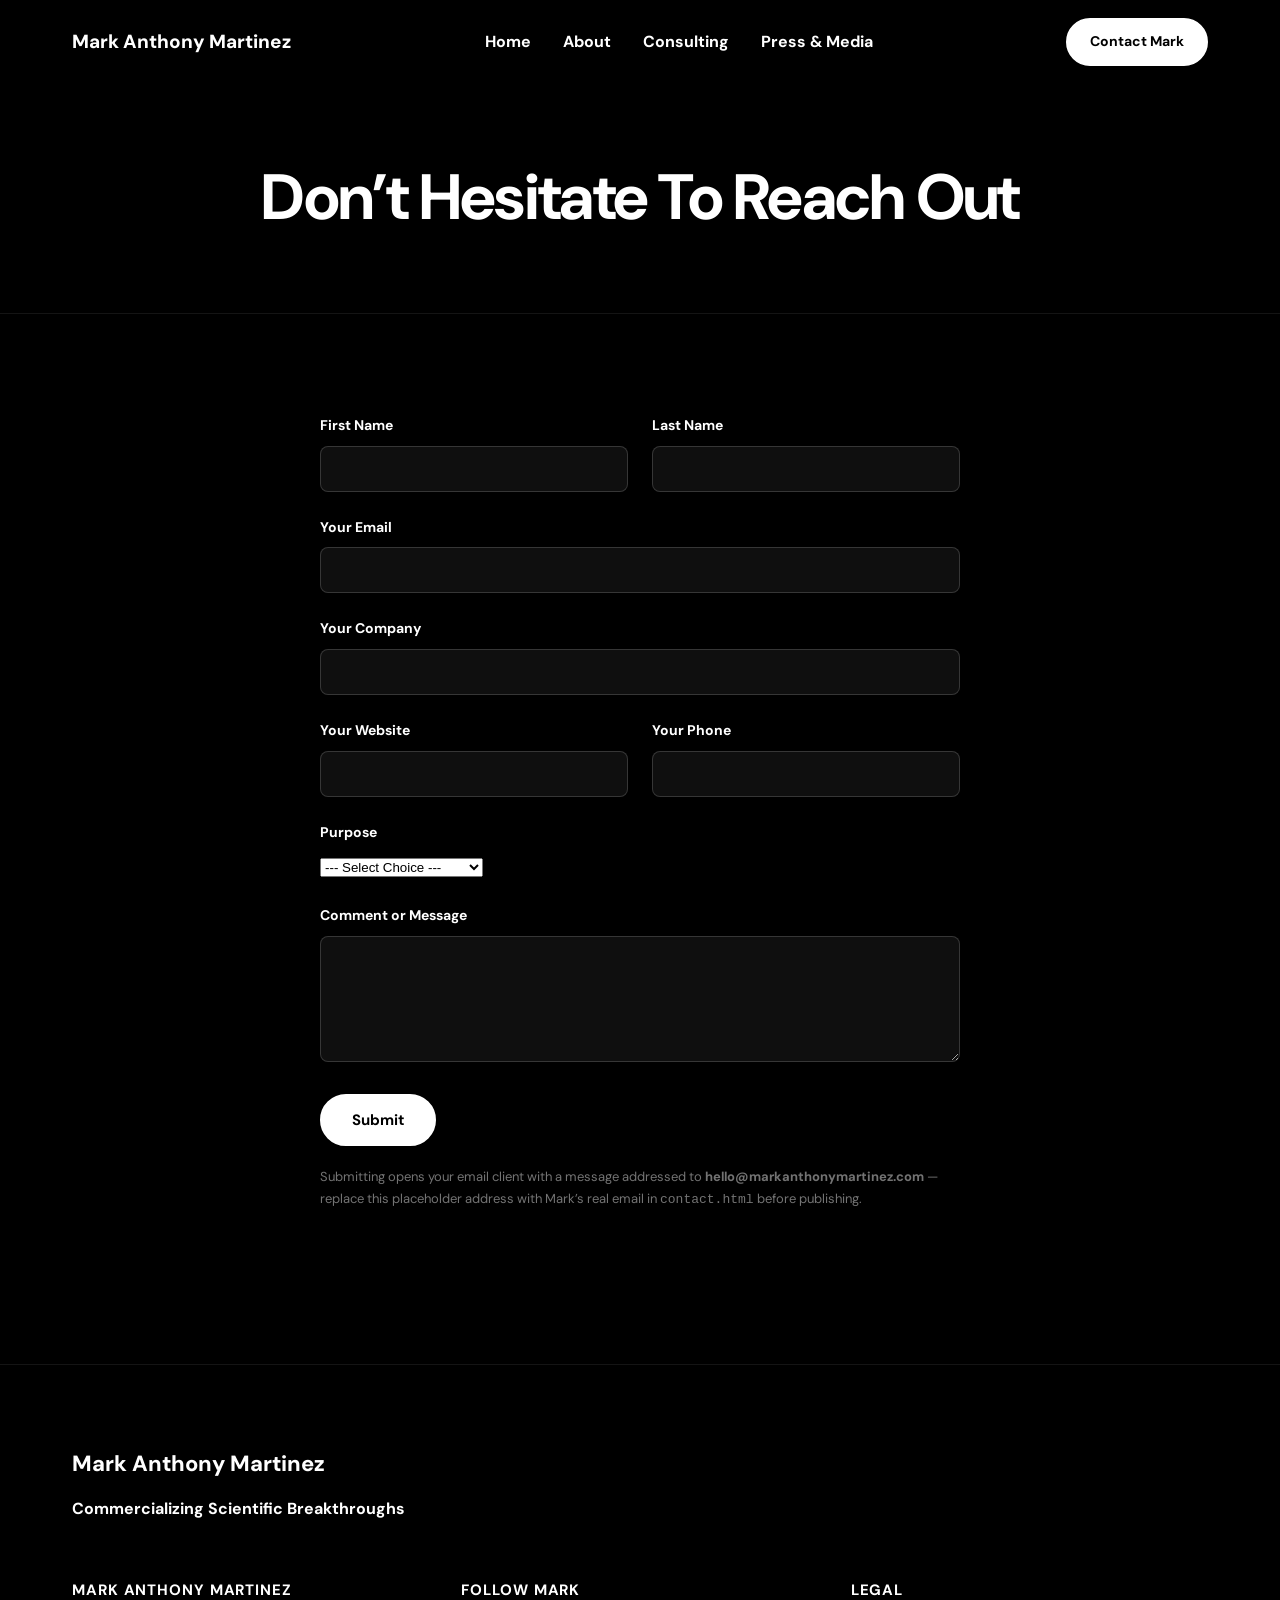
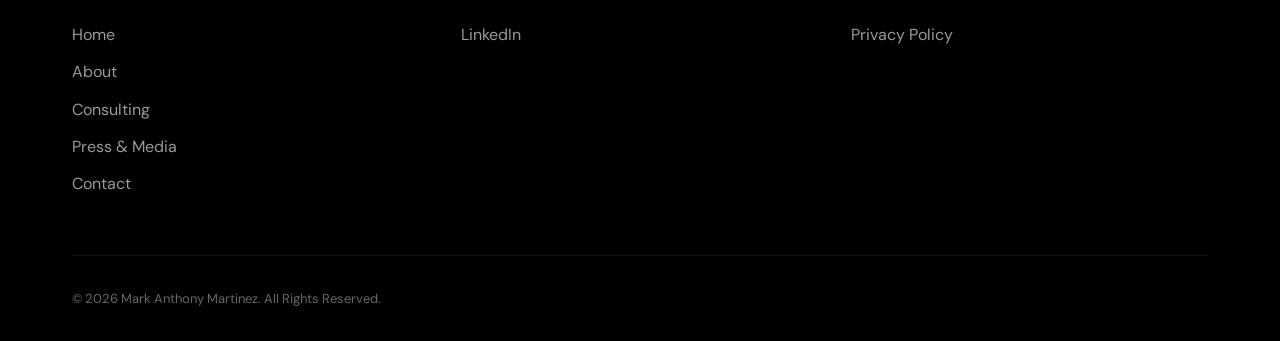
<file: mark-site/contact.html>
<!doctype html>
<html lang="en-US">
<head>
<meta charset="UTF-8">
<meta name="viewport" content="width=device-width, initial-scale=1">
<title>Contact - Mark Anthony Martinez</title>
<meta name="description" content="Get in touch with Mark Anthony Martinez.">
<link rel="icon" href="assets/images/favicon.png">
<link rel="stylesheet" href="assets/css/style.css">
</head>
<body>

<header class="site-header">
  <div class="wrap header-inner">
    <a href="index.html" class="logo">Mark Anthony Martinez</a>
    <nav class="main-nav">
      <ul>
        <li><a href="index.html">Home</a></li>
        <li><a href="about.html">About</a></li>
        <li><a href="consulting.html">Consulting</a></li>
        <li><a href="press-media.html">Press &amp; Media</a></li>
      </ul>
    </nav>
    <a href="contact.html" class="btn btn-outline header-cta" aria-current="page">Contact Mark</a>
    <button class="nav-toggle" aria-label="Toggle menu" aria-expanded="false">
      <span></span><span></span><span></span>
    </button>
  </div>
</header>

<main>

  <section class="page-hero">
    <div class="wrap"><h1>Don&rsquo;t Hesitate To Reach Out</h1></div>
  </section>

  <section class="consulting-form-section">
    <div class="wrap">

      <form class="consult-form" id="contact-form">
        <div class="form-row two-col">
          <div>
            <label for="ct-first">First Name</label>
            <input type="text" id="ct-first" name="first" required>
          </div>
          <div>
            <label for="ct-last">Last Name</label>
            <input type="text" id="ct-last" name="last" required>
          </div>
        </div>
        <div class="form-row">
          <label for="ct-email">Your Email</label>
          <input type="email" id="ct-email" name="email" required>
        </div>
        <div class="form-row">
          <label for="ct-company">Your Company</label>
          <input type="text" id="ct-company" name="company">
        </div>
        <div class="form-row two-col">
          <div>
            <label for="ct-website">Your Website</label>
            <input type="text" id="ct-website" name="website">
          </div>
          <div>
            <label for="ct-phone">Your Phone</label>
            <input type="text" id="ct-phone" name="phone">
          </div>
        </div>
        <div class="form-row">
          <label for="ct-purpose">Purpose</label>
          <select id="ct-purpose" name="purpose" required>
            <option value="" disabled selected>--- Select Choice ---</option>
            <option value="General Contact">General Contact</option>
            <option value="Learn More About Mark">Learn More About Mark</option>
            <option value="Book Mark For Event">Book Mark For Event</option>
            <option value="Press &amp; Media Inquiry">Press &amp; Media Inquiry</option>
            <option value="Partnership">Partnership</option>
            <option value="Other">Other</option>
          </select>
        </div>
        <div class="form-row">
          <label for="ct-message">Comment or Message</label>
          <textarea id="ct-message" name="message" rows="5"></textarea>
        </div>
        <button type="submit" class="btn btn-solid">Submit</button>
        <p class="form-note">Submitting opens your email client with a message addressed to <strong>hello@markanthonymartinez.com</strong> &mdash; replace this placeholder address with Mark&rsquo;s real email in <code>contact.html</code> before publishing.</p>
      </form>
    </div>
  </section>

</main>

<footer class="site-footer">
  <div class="wrap">
    <div class="footer-top">
      <span class="logo footer-logo">Mark Anthony Martinez</span>
      <p class="footer-tagline"><strong>Commercializing Scientific Breakthroughs</strong></p>
    </div>

    <div class="footer-columns">
      <div class="footer-col">
        <h5>Mark Anthony Martinez</h5>
        <ul>
          <li><a href="index.html">Home</a></li>
          <li><a href="about.html">About</a></li>
          <li><a href="consulting.html">Consulting</a></li>
          <li><a href="press-media.html">Press &amp; Media</a></li>
          <li><a href="contact.html">Contact</a></li>
        </ul>
      </div>
      <div class="footer-col">
        <h5>Follow Mark</h5>
        <ul>
          <li><a href="https://www.linkedin.com/in/mark-anthony-martinez-goat/" target="_blank" rel="nofollow noopener">LinkedIn</a></li>
        </ul>
      </div>
      <div class="footer-col">
        <h5>Legal</h5>
        <ul>
          <li><a href="privacy-policy.html">Privacy Policy</a></li>
        </ul>
      </div>
    </div>

    <p class="copyright">&copy; 2026 Mark Anthony Martinez. All Rights Reserved.</p>
  </div>
</footer>

<script>
  const toggle = document.querySelector('.nav-toggle');
  const nav = document.querySelector('.main-nav');
  toggle.addEventListener('click', () => {
    const open = document.body.classList.toggle('nav-open');
    toggle.setAttribute('aria-expanded', open);
  });

  const form = document.getElementById('contact-form');
  form.addEventListener('submit', function (e) {
    e.preventDefault();
    const first = document.getElementById('ct-first').value;
    const last = document.getElementById('ct-last').value;
    const email = document.getElementById('ct-email').value;
    const company = document.getElementById('ct-company').value;
    const website = document.getElementById('ct-website').value;
    const phone = document.getElementById('ct-phone').value;
    const purpose = document.getElementById('ct-purpose').value;
    const message = document.getElementById('ct-message').value;

    const subject = encodeURIComponent('Website Contact: ' + purpose + ' (' + first + ' ' + last + ')');
    const bodyLines = [
      'Name: ' + first + ' ' + last,
      'Email: ' + email,
      'Company: ' + company,
      'Website: ' + website,
      'Phone: ' + phone,
      'Purpose: ' + purpose,
      '',
      message
    ];
    const body = encodeURIComponent(bodyLines.join('\n'));
    window.location.href = 'mailto:hello@markanthonymartinez.com?subject=' + subject + '&body=' + body;
  });

  const header = document.querySelector('.site-header');
  const onScroll = () => {
    header.classList.toggle('scrolled', window.scrollY > 60);
  };
  window.addEventListener('scroll', onScroll, { passive: true });
  onScroll();
</script>
</body>
</html>
</file>
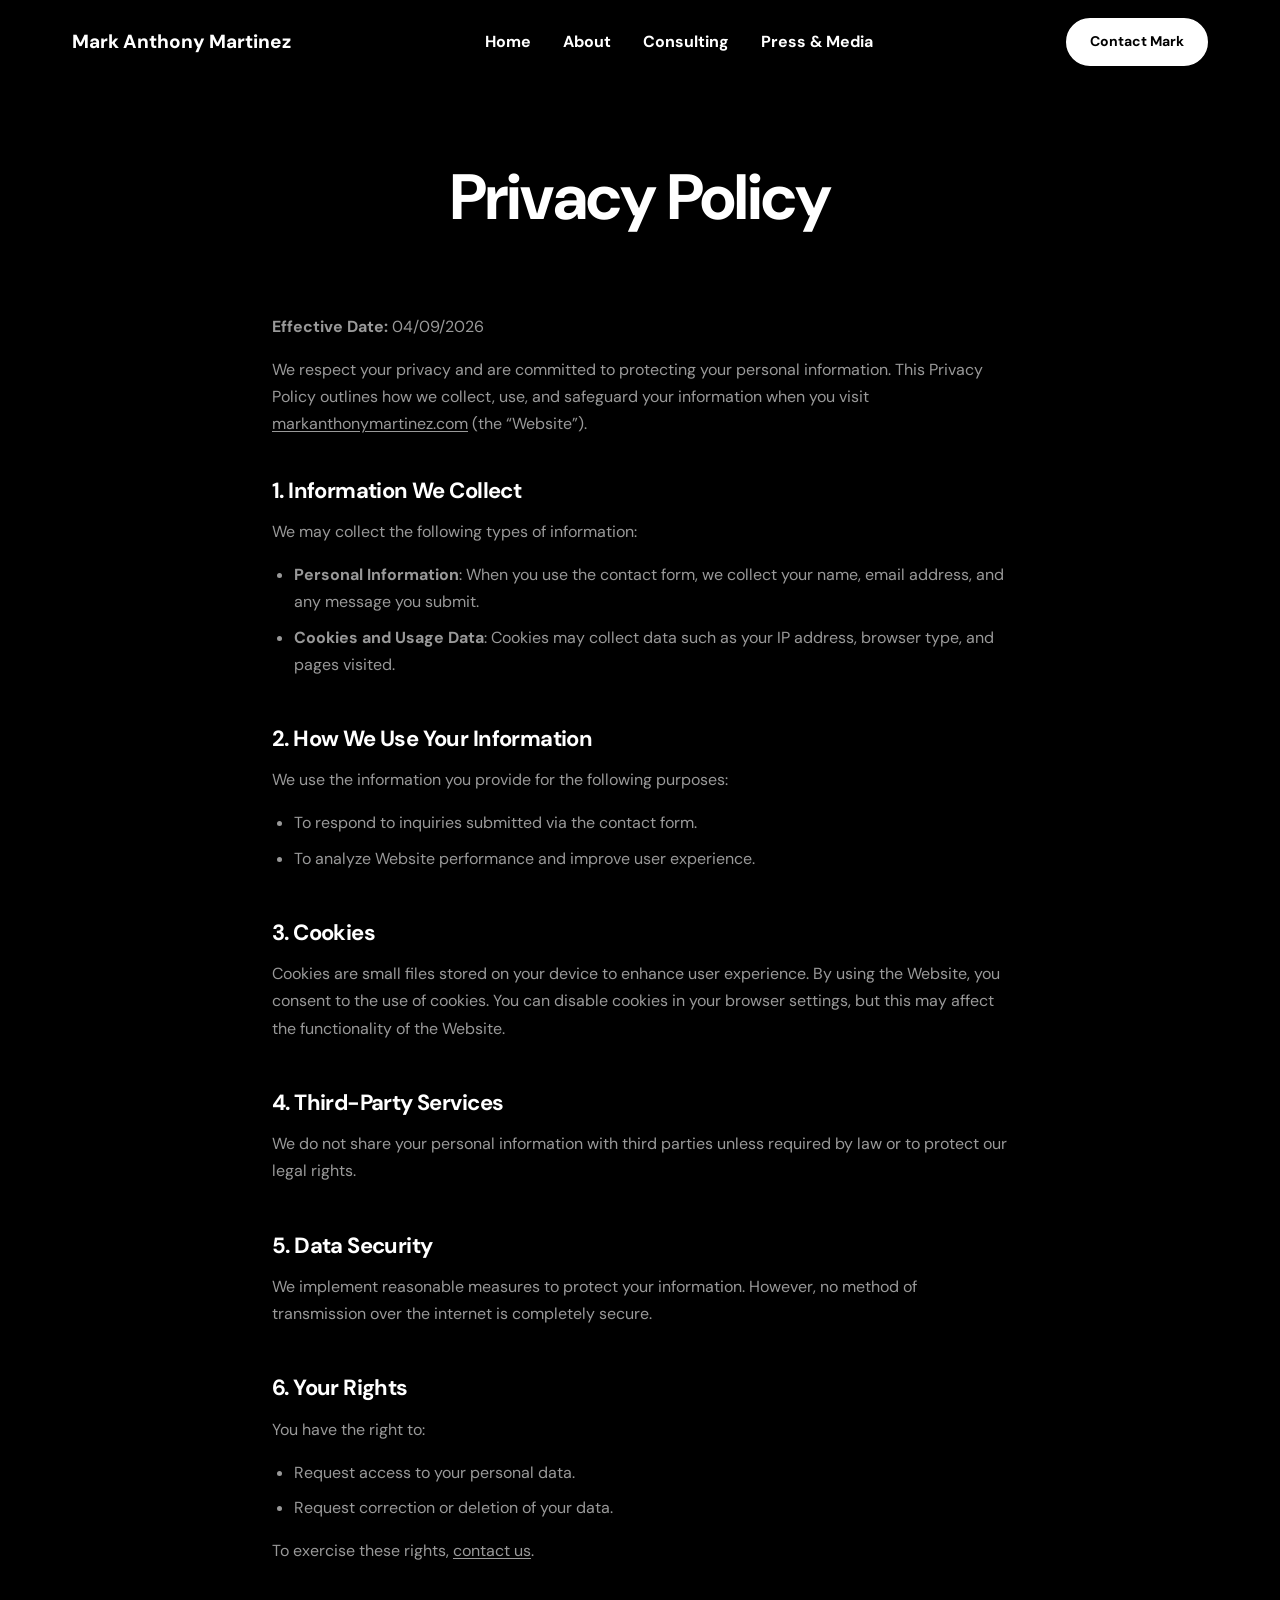
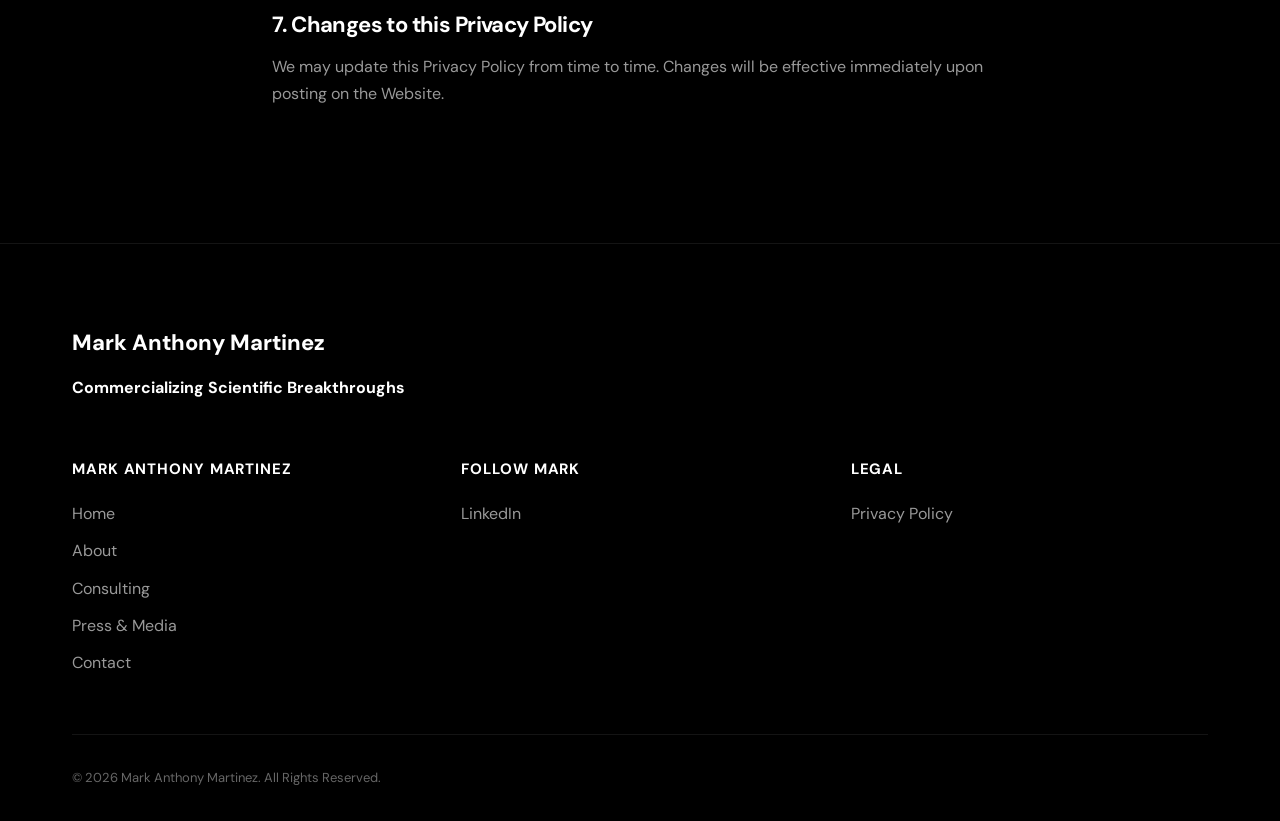
<file: mark-site/privacy-policy.html>
<!doctype html>
<html lang="en-US">
<head>
<meta charset="UTF-8">
<meta name="viewport" content="width=device-width, initial-scale=1">
<title>Privacy Policy - Mark Anthony Martinez</title>
<meta name="description" content="Privacy Policy for markanthonymartinez.com.">
<link rel="icon" href="assets/images/favicon.png">
<link rel="stylesheet" href="assets/css/style.css">
</head>
<body>

<header class="site-header">
  <div class="wrap header-inner">
    <a href="index.html" class="logo">Mark Anthony Martinez</a>
    <nav class="main-nav">
      <ul>
        <li><a href="index.html">Home</a></li>
        <li><a href="about.html">About</a></li>
        <li><a href="consulting.html">Consulting</a></li>
        <li><a href="press-media.html">Press &amp; Media</a></li>
      </ul>
    </nav>
    <a href="contact.html" class="btn btn-outline header-cta">Contact Mark</a>
    <button class="nav-toggle" aria-label="Toggle menu" aria-expanded="false">
      <span></span><span></span><span></span>
    </button>
  </div>
</header>

<main>

  <section class="page-hero">
    <div class="wrap"><h1>Privacy Policy</h1></div>
  </section>

  <section class="page-content legal-content">
    <div class="wrap">
      <p><strong>Effective Date:</strong> 04/09/2026</p>
      <p>We respect your privacy and are committed to protecting your personal information. This Privacy Policy outlines how we collect, use, and safeguard your information when you visit <a href="index.html">markanthonymartinez.com</a> (the &ldquo;Website&rdquo;).</p>

      <h3>1. Information We Collect</h3>
      <p>We may collect the following types of information:</p>
      <ul>
        <li><strong>Personal Information</strong>: When you use the contact form, we collect your name, email address, and any message you submit.</li>
        <li><strong>Cookies and Usage Data</strong>: Cookies may collect data such as your IP address, browser type, and pages visited.</li>
      </ul>

      <h3>2. How We Use Your Information</h3>
      <p>We use the information you provide for the following purposes:</p>
      <ul>
        <li>To respond to inquiries submitted via the contact form.</li>
        <li>To analyze Website performance and improve user experience.</li>
      </ul>

      <h3>3. Cookies</h3>
      <p>Cookies are small files stored on your device to enhance user experience. By using the Website, you consent to the use of cookies. You can disable cookies in your browser settings, but this may affect the functionality of the Website.</p>

      <h3>4. Third-Party Services</h3>
      <p>We do not share your personal information with third parties unless required by law or to protect our legal rights.</p>

      <h3>5. Data Security</h3>
      <p>We implement reasonable measures to protect your information. However, no method of transmission over the internet is completely secure.</p>

      <h3>6. Your Rights</h3>
      <p>You have the right to:</p>
      <ul>
        <li>Request access to your personal data.</li>
        <li>Request correction or deletion of your data.</li>
      </ul>
      <p>To exercise these rights, <a href="contact.html">contact us</a>.</p>

      <h3>7. Changes to this Privacy Policy</h3>
      <p>We may update this Privacy Policy from time to time. Changes will be effective immediately upon posting on the Website.</p>
    </div>
  </section>

</main>

<footer class="site-footer">
  <div class="wrap">
    <div class="footer-top">
      <span class="logo footer-logo">Mark Anthony Martinez</span>
      <p class="footer-tagline"><strong>Commercializing Scientific Breakthroughs</strong></p>
    </div>

    <div class="footer-columns">
      <div class="footer-col">
        <h5>Mark Anthony Martinez</h5>
        <ul>
          <li><a href="index.html">Home</a></li>
          <li><a href="about.html">About</a></li>
          <li><a href="consulting.html">Consulting</a></li>
          <li><a href="press-media.html">Press &amp; Media</a></li>
          <li><a href="contact.html">Contact</a></li>
        </ul>
      </div>
      <div class="footer-col">
        <h5>Follow Mark</h5>
        <ul>
          <li><a href="https://www.linkedin.com/in/mark-anthony-martinez-goat/" target="_blank" rel="nofollow noopener">LinkedIn</a></li>
        </ul>
      </div>
      <div class="footer-col">
        <h5>Legal</h5>
        <ul>
          <li><a href="privacy-policy.html" aria-current="page">Privacy Policy</a></li>
        </ul>
      </div>
    </div>

    <p class="copyright">&copy; 2026 Mark Anthony Martinez. All Rights Reserved.</p>
  </div>
</footer>

<script>
  const toggle = document.querySelector('.nav-toggle');
  const nav = document.querySelector('.main-nav');
  toggle.addEventListener('click', () => {
    const open = document.body.classList.toggle('nav-open');
    toggle.setAttribute('aria-expanded', open);
  });

  const header = document.querySelector('.site-header');
  const onScroll = () => {
    header.classList.toggle('scrolled', window.scrollY > 60);
  };
  window.addEventListener('scroll', onScroll, { passive: true });
  onScroll();
</script>
</body>
</html>
</file>
<file: assets/css/style.css>
@import url('https://fonts.googleapis.com/css2?family=DM+Sans:wght@400;500;700;800;900&display=swap');

:root{
  --bg: #000;
  --text: #fff;
  --text-muted: rgba(255,255,255,0.69);
  --text-body: rgba(255,255,255,0.6);
  --accent: #fff;
  --max-width: 1200px;
}

*{ box-sizing: border-box; }
html{ scroll-behavior: smooth; }
body{
  margin:0;
  background:var(--bg);
  color: var(--text-body);
  font-family:'DM Sans', Arial, sans-serif;
  font-size:16px;
  line-height:1.7;
  -webkit-font-smoothing:antialiased;
}
img{ max-width:100%; display:block; }
a{ color:inherit; text-decoration:none; }
ul{ list-style:none; margin:0; padding:0; }

.wrap{
  max-width: var(--max-width);
  margin:0 auto;
  padding: 0 32px;
}

h1,h2,h3{ color:#fff; font-weight:700; margin:0 0 16px; letter-spacing:-0.02em; }
h1{ font-size:64px; line-height:1.2; letter-spacing:-0.027em; }
h2{ font-size:48px; line-height:1.2; letter-spacing:-0.027em; }
h3{ font-size:24px; line-height:1.2; letter-spacing:-0.027em; }

@media (max-width:768px){
  h1{ font-size:40px; }
  h2{ font-size:30px; }
}

/* Buttons */
.btn{
  display:inline-block;
  padding:14px 30px;
  border-radius:999px;
  font-weight:700;
  font-size:15px;
  border:2px solid #fff;
  transition:opacity .2s ease, transform .2s ease;
}
.btn:hover{ opacity:.85; }
.btn-solid{ background:#fff; color:#000; }
.btn-outline{ background:transparent; color:#fff; }

/* Header */
.site-header{
  position:fixed; top:0; left:0; right:0; width:100%; z-index:50;
  background:transparent;
  transition:background .2s ease;
}
.site-header .logo,
.site-header .main-nav a,
.site-header .nav-toggle span{
  text-shadow:0 1px 3px rgba(0,0,0,0.5);
  transition:color .2s ease;
}
.header-inner{
  display:flex; align-items:center; justify-content:space-between;
  padding-top:18px; padding-bottom:18px;
  gap:24px;
}
.logo{ font-weight:800; font-size:19px; color:#fff; white-space:nowrap; }
.main-nav ul{ display:flex; gap:32px; }
.main-nav a{ font-weight:700; font-size:16px; color:#fff; }
.main-nav a:hover{ color:rgba(255,255,255,0.7); }
.header-cta{
  padding:10px 22px; font-size:14px; white-space:nowrap;
  background:#fff; color:#000; border:2px solid #fff;
  transition:background .2s ease, color .2s ease, border-color .2s ease;
}
.nav-toggle{ display:none; background:none; border:0; cursor:pointer; padding:8px; }
.nav-toggle span{ display:block; width:24px; height:2px; background:#fff; margin:5px 0; }

/* Sticky header once scrolled past the hero */
.site-header.scrolled{
  background:#fff;
  box-shadow:0 1px 0 rgba(0,0,0,0.08);
}
.site-header.scrolled .logo,
.site-header.scrolled .main-nav a,
.site-header.scrolled .nav-toggle span{
  color:#111; text-shadow:none;
}
.site-header.scrolled .nav-toggle span{ background:#111; }
.site-header.scrolled .main-nav a:hover{ color:rgba(0,0,0,0.6); }
.site-header.scrolled .header-cta{
  background:#000; color:#fff; border-color:#000;
}

@media (max-width:900px){
  .main-nav{ display:none; width:100%; order:3; }
  .header-cta{ display:none; }
  .nav-toggle{ display:block; }
  body.nav-open .main-nav{ display:block; }
  body.nav-open .main-nav ul{ flex-direction:column; gap:0; padding-top:16px; }
  body.nav-open .main-nav a{ display:block; padding:12px 0; border-top:1px solid rgba(255,255,255,0.08); }
}

/* Hero */
.hero{
  position:relative; overflow:hidden;
  min-height:100vh;
  display:flex; align-items:center; justify-content:center;
}
.hero-bg{
  position:absolute; inset:0;
  background-size:cover; background-position:center top;
}
.hero-overlay{
  position:absolute; inset:0;
  background:linear-gradient(180deg, rgba(0,0,0,0.05) 0%, rgba(0,0,0,0.75) 100%);
}
.hero-inner{
  position:relative; z-index:1;
  padding:90px 32px;
  text-align:center;
  max-width:900px;
}
.hero-tagline{
  color:var(--text-muted);
  font-size:18px;
  max-width:640px;
  margin:0 auto 36px;
}
.hero-buttons{ display:flex; gap:16px; justify-content:center; flex-wrap:wrap; }

/* As featured on */
.featured-on{ padding:64px 0; text-align:center; background:#000; }
.eyebrow{
  text-transform:uppercase; letter-spacing:.14em; font-size:13px;
  color:rgba(255,255,255,0.5); margin-bottom:24px; font-weight:700;
}
.wordmark-chip{
  display:inline-block; background:#e7e7e7; color:#111;
  font-weight:800; font-size:20px; padding:8px 18px; border-radius:4px;
}

/* Intro / feature grid */
.intro{ padding:20px 0 100px; text-align:center; background:#000; }
.intro h2{ max-width:920px; margin:0 auto 64px; }
.feature-grid{
  display:grid; grid-template-columns:repeat(3,1fr); gap:40px;
  text-align:left;
}
@media (max-width:860px){ .feature-grid{ grid-template-columns:1fr; text-align:center; } }
.feature-card{ padding:8px; }
.feature-icon{ display:inline-flex; width:48px; height:48px; margin-bottom:20px; color:#fff; }
.feature-icon svg{ width:100%; height:100%; fill:currentColor; }
.feature-card h3{ margin-bottom:12px; }
.feature-card p{ margin:0; color:var(--text-body); }

/* Quote section */
.quote-section{ padding:100px 0; text-align:center; background:#000; border-top:1px solid rgba(255,255,255,0.08); }
.quote{
  font-size:26px; line-height:1.5; color:#fff; font-weight:500;
  max-width:760px; margin:0 auto 32px; font-style:italic;
}
.divider{ border:none; border-top:2px solid rgba(255,255,255,0.25); width:60px; margin:0 auto 40px; }
.quote-person{ display:flex; align-items:center; justify-content:center; gap:20px; }
.quote-person img{ width:80px; height:80px; border-radius:50%; object-fit:cover; }
.quote-person h3{ margin-bottom:4px; font-size:18px; }
.quote-person p{ margin:0; color:var(--text-muted); font-size:14px; }
.quote-person > div{ text-align:left; }

/* Footer */
.site-footer{ background:#000; border-top:1px solid rgba(255,255,255,0.08); padding:80px 0 32px; }
.footer-top{ margin-bottom:56px; }
.footer-logo{ font-size:22px; }
.footer-tagline{ margin-top:12px; color:#fff; }
.footer-columns{
  display:grid; grid-template-columns:repeat(3,1fr); gap:32px;
  padding-bottom:48px; border-bottom:1px solid rgba(255,255,255,0.08);
}
@media (max-width:700px){ .footer-columns{ grid-template-columns:1fr; } }
.footer-col h5{ color:#fff; font-size:15px; margin:0 0 18px; text-transform:uppercase; letter-spacing:.06em; }
.footer-col li{ margin-bottom:10px; }
.footer-col a{ color:var(--text-body); }
.footer-col a:hover{ color:#fff; }
.copyright{ margin:32px 0 0; font-size:13px; color:rgba(255,255,255,0.4); }

/* Simple sub-pages */
.page-hero{ padding:160px 0 60px; text-align:center; background:#000; }
.page-content{ padding:0 0 120px; }
.page-content .wrap{ max-width:800px; }

/* About page */
.about-hero{ padding:170px 0 40px; text-align:left; }
.about-hero .wrap{ max-width:var(--max-width); }
.about-lead{ padding:20px 0 80px; }
.about-lead-grid{
  display:grid; grid-template-columns:1.1fr 1fr; gap:60px; align-items:start;
}
.about-lead-grid h2{ margin:0; }
.about-lead-grid p{ margin:0; font-size:18px; color:var(--text-body); }
@media (max-width:800px){ .about-lead-grid{ grid-template-columns:1fr; gap:24px; } }

.stats{ padding:60px 0; border-top:1px solid rgba(255,255,255,0.08); border-bottom:1px solid rgba(255,255,255,0.08); }
.stats-grid{ display:grid; grid-template-columns:repeat(3,1fr); gap:32px; text-align:center; }
@media (max-width:700px){ .stats-grid{ grid-template-columns:1fr; } }
.stat-number{ font-size:56px; font-weight:800; color:#fff; line-height:1; letter-spacing:-0.02em; }
.stat-number span{ font-size:36px; }
.stat-label{ margin-top:12px; color:var(--text-muted); font-size:15px; }

.about-body{ padding:90px 0 120px; }
.about-body .wrap{ max-width:800px; }
.about-body h2{ font-size:32px; margin:0 0 20px; }
.about-body h2:not(:first-child){ margin-top:56px; }
.about-body p{ margin:0 0 18px; color:var(--text-body); font-size:17px; }

/* Consulting page */
.consulting-hero{ text-align:center; }
.consulting-hero .eyebrow{ text-align:center; }
.consulting-hero h1{ margin-bottom:20px; }
.consulting-hero .hero-tagline{ margin:0 auto; }
.audience-grid{ text-align:center; }
.audience-grid .feature-card{ text-align:center; }
.audience-grid .feature-icon{ margin-left:auto; margin-right:auto; }

.expertise-section{ text-align:left; }
.expertise-list{
  max-width:840px; margin:56px auto 0;
  display:flex; flex-direction:column; gap:40px;
}
.expertise-item{ display:flex; gap:24px; align-items:flex-start; }
.expertise-item .feature-icon{ flex:none; margin-bottom:0; }
.expertise-item h3{ margin-bottom:8px; }
.expertise-item p{ margin:0; color:var(--text-body); }
@media (max-width:600px){
  .expertise-item{ flex-direction:column; gap:12px; }
}

.consulting-form-section{ padding:100px 0 140px; border-top:1px solid rgba(255,255,255,0.08); }
.consult-form{ max-width:640px; margin:0 auto; }
.form-row{ margin-bottom:24px; }
.form-row.two-col{ display:grid; grid-template-columns:1fr 1fr; gap:24px; }
.form-row label{ display:block; font-weight:700; font-size:14px; color:#fff; margin-bottom:8px; }
.form-row input, .form-row textarea{
  width:100%; background:rgba(255,255,255,0.06); border:1px solid rgba(255,255,255,0.16);
  border-radius:8px; padding:12px 14px; color:#fff; font-family:inherit; font-size:15px;
}
.form-row input:focus, .form-row textarea:focus{ outline:2px solid #fff; outline-offset:2px; }
.consult-form .btn{ border:2px solid #fff; cursor:pointer; font-family:inherit; }
.form-note{ margin-top:20px; font-size:13px; color:rgba(255,255,255,0.45); }
@media (max-width:600px){ .form-row.two-col{ grid-template-columns:1fr; } }

/* Legal / prose pages */
.legal-content h3{ font-size:22px; margin:48px 0 14px; }
.legal-content h3:first-of-type{ margin-top:40px; }
.legal-content p{ margin:0 0 16px; color:var(--text-body); font-size:16px; }
.legal-content ul{ list-style:disc; margin:0 0 16px; padding-left:22px; }
.legal-content li{ margin-bottom:8px; color:var(--text-body); font-size:16px; }
.legal-content a{ text-decoration:underline; text-underline-offset:2px; }
.legal-content a:hover{ color:#fff; }

/* Press & Media page */
.press-list{ padding:20px 0 140px; }
.press-list .wrap{ max-width:800px; display:flex; flex-direction:column; gap:28px; }
.press-card{
  border:1px solid rgba(255,255,255,0.1); border-radius:12px; padding:32px;
  display:flex; flex-wrap:wrap; align-items:center; gap:20px; justify-content:space-between;
}
.press-card .wordmark-chip{ flex:none; }
.press-headline{ flex:1 1 320px; margin:0; color:#fff; font-size:17px; }
.press-card .btn{ flex:none; }

/* Page hero subtitle (used on simple sub-pages like Ventures) */
.page-hero-sub{ margin:16px auto 0; max-width:600px; color:var(--text-muted); font-size:17px; }

/* Ventures page */
.venture-list{ padding:20px 0 140px; }
.venture-list .wrap{ max-width:820px; display:flex; flex-direction:column; gap:36px; }
.venture-card{
  border:1px solid rgba(255,255,255,0.1); border-radius:16px; padding:40px;
}
.venture-card .wordmark-chip{ margin-bottom:18px; }
.venture-tagline{
  text-transform:uppercase; letter-spacing:.06em; font-size:13px; font-weight:700;
  color:var(--text-muted); margin:0 0 18px;
}
.venture-card > p{ margin:0 0 20px; color:var(--text-body); font-size:16px; }
.venture-goals{ margin:0 0 28px; display:flex; flex-direction:column; gap:10px; }
.venture-goals li{
  position:relative; padding-left:22px; color:var(--text-body); font-size:15px;
}
.venture-goals li::before{ content:'\2014'; position:absolute; left:0; color:rgba(255,255,255,0.35); }
.venture-card .btn{ display:inline-block; }
@media (max-width:600px){ .venture-card{ padding:28px; } }
</file>
<file: mark-site/assets/css/style.css>
@import url('https://fonts.googleapis.com/css2?family=DM+Sans:wght@400;500;700;800;900&display=swap');

:root{
  --bg: #000;
  --text: #fff;
  --text-muted: rgba(255,255,255,0.69);
  --text-body: rgba(255,255,255,0.6);
  --accent: #fff;
  --max-width: 1200px;
}

*{ box-sizing: border-box; }
html{ scroll-behavior: smooth; }
body{
  margin:0;
  background:var(--bg);
  color: var(--text-body);
  font-family:'DM Sans', Arial, sans-serif;
  font-size:16px;
  line-height:1.7;
  -webkit-font-smoothing:antialiased;
}
img{ max-width:100%; display:block; }
a{ color:inherit; text-decoration:none; }
ul{ list-style:none; margin:0; padding:0; }

.wrap{
  max-width: var(--max-width);
  margin:0 auto;
  padding: 0 32px;
}

h1,h2,h3{ color:#fff; font-weight:700; margin:0 0 16px; letter-spacing:-0.02em; }
h1{ font-size:64px; line-height:1.2; letter-spacing:-0.027em; }
h2{ font-size:48px; line-height:1.2; letter-spacing:-0.027em; }
h3{ font-size:24px; line-height:1.2; letter-spacing:-0.027em; }

@media (max-width:768px){
  h1{ font-size:40px; }
  h2{ font-size:30px; }
}

/* Buttons */
.btn{
  display:inline-block;
  padding:14px 30px;
  border-radius:999px;
  font-weight:700;
  font-size:15px;
  border:2px solid #fff;
  transition:opacity .2s ease, transform .2s ease;
}
.btn:hover{ opacity:.85; }
.btn-solid{ background:#fff; color:#000; }
.btn-outline{ background:transparent; color:#fff; }

/* Header */
.site-header{
  position:fixed; top:0; left:0; right:0; width:100%; z-index:50;
  background:transparent;
  transition:background .2s ease;
}
.site-header .logo,
.site-header .main-nav a,
.site-header .nav-toggle span{
  text-shadow:0 1px 3px rgba(0,0,0,0.5);
  transition:color .2s ease;
}
.header-inner{
  display:flex; align-items:center; justify-content:space-between;
  padding-top:18px; padding-bottom:18px;
  gap:24px;
}
.logo{ font-weight:800; font-size:19px; color:#fff; white-space:nowrap; }
.main-nav ul{ display:flex; gap:32px; }
.main-nav a{ font-weight:700; font-size:16px; color:#fff; }
.main-nav a:hover{ color:rgba(255,255,255,0.7); }
.header-cta{
  padding:10px 22px; font-size:14px; white-space:nowrap;
  background:#fff; color:#000; border:2px solid #fff;
  transition:background .2s ease, color .2s ease, border-color .2s ease;
}
.nav-toggle{ display:none; background:none; border:0; cursor:pointer; padding:8px; }
.nav-toggle span{ display:block; width:24px; height:2px; background:#fff; margin:5px 0; }

/* Sticky header once scrolled past the hero */
.site-header.scrolled{
  background:#fff;
  box-shadow:0 1px 0 rgba(0,0,0,0.08);
}
.site-header.scrolled .logo,
.site-header.scrolled .main-nav a,
.site-header.scrolled .nav-toggle span{
  color:#111; text-shadow:none;
}
.site-header.scrolled .nav-toggle span{ background:#111; }
.site-header.scrolled .main-nav a:hover{ color:rgba(0,0,0,0.6); }
.site-header.scrolled .header-cta{
  background:#000; color:#fff; border-color:#000;
}

@media (max-width:900px){
  .main-nav{ display:none; width:100%; order:3; }
  .header-cta{ display:none; }
  .nav-toggle{ display:block; }
  body.nav-open .main-nav{ display:block; }
  body.nav-open .main-nav ul{ flex-direction:column; gap:0; padding-top:16px; }
  body.nav-open .main-nav a{ display:block; padding:12px 0; border-top:1px solid rgba(255,255,255,0.08); }
}

/* Hero */
.hero{
  position:relative; overflow:hidden;
  min-height:100vh;
  display:flex; align-items:center; justify-content:center;
}
.hero-bg{
  position:absolute; inset:0;
  background-size:cover; background-position:center top;
}
.hero-overlay{
  position:absolute; inset:0;
  background:linear-gradient(180deg, rgba(0,0,0,0.05) 0%, rgba(0,0,0,0.75) 100%);
}
.hero-inner{
  position:relative; z-index:1;
  padding:90px 32px;
  text-align:center;
  max-width:900px;
}
.hero-tagline{
  color:var(--text-muted);
  font-size:18px;
  max-width:640px;
  margin:0 auto 36px;
}
.hero-buttons{ display:flex; gap:16px; justify-content:center; flex-wrap:wrap; }

/* As featured on */
.featured-on{ padding:64px 0; text-align:center; background:#000; }
.eyebrow{
  text-transform:uppercase; letter-spacing:.14em; font-size:13px;
  color:rgba(255,255,255,0.5); margin-bottom:24px; font-weight:700;
}
.wordmark-chip{
  display:inline-block; background:#e7e7e7; color:#111;
  font-weight:800; font-size:20px; padding:8px 18px; border-radius:4px;
}

/* Intro / feature grid */
.intro{ padding:20px 0 100px; text-align:center; background:#000; }
.intro h2{ max-width:920px; margin:0 auto 64px; }
.feature-grid{
  display:grid; grid-template-columns:repeat(3,1fr); gap:40px;
  text-align:left;
}
@media (max-width:860px){ .feature-grid{ grid-template-columns:1fr; text-align:center; } }
.feature-card{ padding:8px; }
.feature-icon{ display:inline-flex; width:48px; height:48px; margin-bottom:20px; color:#fff; }
.feature-icon svg{ width:100%; height:100%; fill:currentColor; }
.feature-card h3{ margin-bottom:12px; }
.feature-card p{ margin:0; color:var(--text-body); }

/* Quote section */
.quote-section{ padding:100px 0; text-align:center; background:#000; border-top:1px solid rgba(255,255,255,0.08); }
.quote{
  font-size:26px; line-height:1.5; color:#fff; font-weight:500;
  max-width:760px; margin:0 auto 32px; font-style:italic;
}
.divider{ border:none; border-top:2px solid rgba(255,255,255,0.25); width:60px; margin:0 auto 40px; }
.quote-person{ display:flex; align-items:center; justify-content:center; gap:20px; }
.quote-person img{ width:80px; height:80px; border-radius:50%; object-fit:cover; }
.quote-person h3{ margin-bottom:4px; font-size:18px; }
.quote-person p{ margin:0; color:var(--text-muted); font-size:14px; }
.quote-person > div{ text-align:left; }

/* Footer */
.site-footer{ background:#000; border-top:1px solid rgba(255,255,255,0.08); padding:80px 0 32px; }
.footer-top{ margin-bottom:56px; }
.footer-logo{ font-size:22px; }
.footer-tagline{ margin-top:12px; color:#fff; }
.footer-columns{
  display:grid; grid-template-columns:repeat(3,1fr); gap:32px;
  padding-bottom:48px; border-bottom:1px solid rgba(255,255,255,0.08);
}
@media (max-width:700px){ .footer-columns{ grid-template-columns:1fr; } }
.footer-col h5{ color:#fff; font-size:15px; margin:0 0 18px; text-transform:uppercase; letter-spacing:.06em; }
.footer-col li{ margin-bottom:10px; }
.footer-col a{ color:var(--text-body); }
.footer-col a:hover{ color:#fff; }
.copyright{ margin:32px 0 0; font-size:13px; color:rgba(255,255,255,0.4); }

/* Simple sub-pages */
.page-hero{ padding:160px 0 60px; text-align:center; background:#000; }
.page-content{ padding:0 0 120px; }
.page-content .wrap{ max-width:800px; }

/* About page */
.about-hero{ padding:170px 0 40px; text-align:left; }
.about-hero .wrap{ max-width:var(--max-width); }
.about-lead{ padding:20px 0 80px; }
.about-lead-grid{
  display:grid; grid-template-columns:1.1fr 1fr; gap:60px; align-items:start;
}
.about-lead-grid h2{ margin:0; }
.about-lead-grid p{ margin:0; font-size:18px; color:var(--text-body); }
@media (max-width:800px){ .about-lead-grid{ grid-template-columns:1fr; gap:24px; } }

.stats{ padding:60px 0; border-top:1px solid rgba(255,255,255,0.08); border-bottom:1px solid rgba(255,255,255,0.08); }
.stats-grid{ display:grid; grid-template-columns:repeat(3,1fr); gap:32px; text-align:center; }
@media (max-width:700px){ .stats-grid{ grid-template-columns:1fr; } }
.stat-number{ font-size:56px; font-weight:800; color:#fff; line-height:1; letter-spacing:-0.02em; }
.stat-number span{ font-size:36px; }
.stat-label{ margin-top:12px; color:var(--text-muted); font-size:15px; }

.about-body{ padding:90px 0 120px; }
.about-body .wrap{ max-width:800px; }
.about-body h2{ font-size:32px; margin:0 0 20px; }
.about-body h2:not(:first-child){ margin-top:56px; }
.about-body p{ margin:0 0 18px; color:var(--text-body); font-size:17px; }

/* Consulting page */
.consulting-hero{ text-align:center; }
.consulting-hero .eyebrow{ text-align:center; }
.consulting-hero h1{ margin-bottom:20px; }
.consulting-hero .hero-tagline{ margin:0 auto; }
.audience-grid{ text-align:center; }
.audience-grid .feature-card{ text-align:center; }
.audience-grid .feature-icon{ margin-left:auto; margin-right:auto; }

.expertise-section{ text-align:left; }
.expertise-list{
  max-width:840px; margin:56px auto 0;
  display:flex; flex-direction:column; gap:40px;
}
.expertise-item{ display:flex; gap:24px; align-items:flex-start; }
.expertise-item .feature-icon{ flex:none; margin-bottom:0; }
.expertise-item h3{ margin-bottom:8px; }
.expertise-item p{ margin:0; color:var(--text-body); }
@media (max-width:600px){
  .expertise-item{ flex-direction:column; gap:12px; }
}

.consulting-form-section{ padding:100px 0 140px; border-top:1px solid rgba(255,255,255,0.08); }
.consult-form{ max-width:640px; margin:0 auto; }
.form-row{ margin-bottom:24px; }
.form-row.two-col{ display:grid; grid-template-columns:1fr 1fr; gap:24px; }
.form-row label{ display:block; font-weight:700; font-size:14px; color:#fff; margin-bottom:8px; }
.form-row input, .form-row textarea{
  width:100%; background:rgba(255,255,255,0.06); border:1px solid rgba(255,255,255,0.16);
  border-radius:8px; padding:12px 14px; color:#fff; font-family:inherit; font-size:15px;
}
.form-row input:focus, .form-row textarea:focus{ outline:2px solid #fff; outline-offset:2px; }
.consult-form .btn{ border:2px solid #fff; cursor:pointer; font-family:inherit; }
.form-note{ margin-top:20px; font-size:13px; color:rgba(255,255,255,0.45); }
@media (max-width:600px){ .form-row.two-col{ grid-template-columns:1fr; } }

/* Legal / prose pages */
.legal-content h3{ font-size:22px; margin:48px 0 14px; }
.legal-content h3:first-of-type{ margin-top:40px; }
.legal-content p{ margin:0 0 16px; color:var(--text-body); font-size:16px; }
.legal-content ul{ list-style:disc; margin:0 0 16px; padding-left:22px; }
.legal-content li{ margin-bottom:8px; color:var(--text-body); font-size:16px; }
.legal-content a{ text-decoration:underline; text-underline-offset:2px; }
.legal-content a:hover{ color:#fff; }

/* Press & Media page */
.press-list{ padding:20px 0 140px; }
.press-list .wrap{ max-width:800px; display:flex; flex-direction:column; gap:28px; }
.press-card{
  border:1px solid rgba(255,255,255,0.1); border-radius:12px; padding:32px;
  display:flex; flex-wrap:wrap; align-items:center; gap:20px; justify-content:space-between;
}
.press-card .wordmark-chip{ flex:none; }
.press-headline{ flex:1 1 320px; margin:0; color:#fff; font-size:17px; }
.press-card .btn{ flex:none; }
</file>
